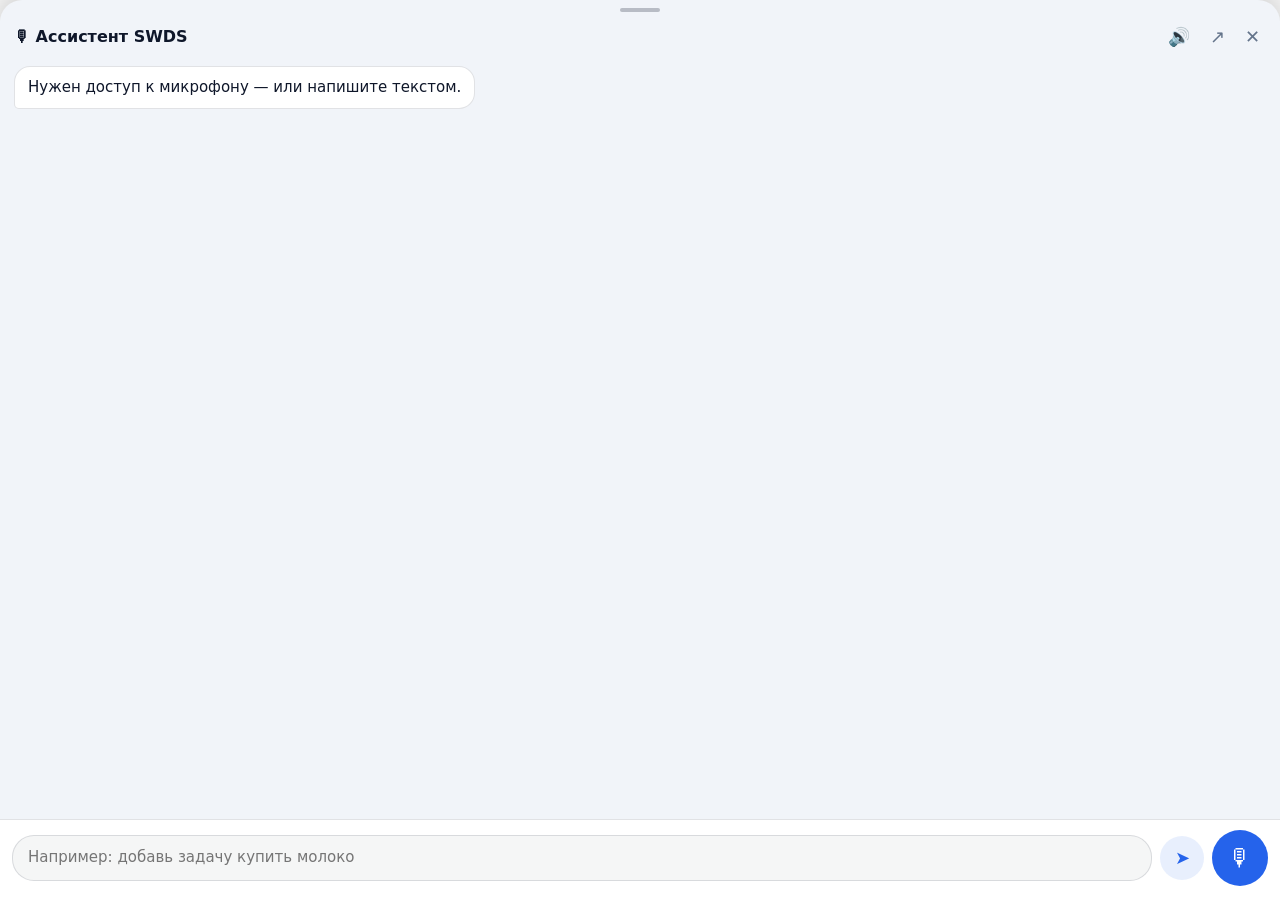
<file: app/src/main/assets/assist.html>
<!doctype html>
<html lang="ru"><head><meta charset="utf-8"><meta name="viewport" content="width=device-width, initial-scale=1">
<title>Ассистент</title><link rel="stylesheet" href="app.css"><script src="app.js"></script>
<style>
html, body { background: transparent; height: 100%; }
body { padding: 0; display: flex; flex-direction: column; }
.sheet { flex: 1; display: flex; flex-direction: column; background: var(--bg); border-radius: 22px 22px 0 0; overflow: hidden;
  box-shadow: 0 -10px 40px rgba(0,0,0,.25); }
.grab { width: 40px; height: 4px; border-radius: 9px; background: color-mix(in srgb, var(--text) 25%, transparent); margin: 8px auto 2px; }
.head { display: flex; align-items: center; gap: 8px; padding: 6px 14px 4px; }
.head b { font-size: 16px; } .head .sp { flex: 1; }
.head button { border: none; background: none; font-size: 18px; color: var(--muted); padding: 6px; }
.chat { flex: 1; overflow-y: auto; padding: 8px 14px; display: flex; flex-direction: column; gap: 8px; }
.msg { max-width: 86%; padding: 10px 13px; border-radius: 16px; line-height: 1.4; white-space: pre-wrap; word-break: break-word; font-size: 15px; }
.me { align-self: flex-end; background: var(--accent); color: #fff; border-bottom-right-radius: 5px; }
.bot { align-self: flex-start; background: var(--surface); border: 1px solid var(--line); border-bottom-left-radius: 5px; }
.bot .acts { display: flex; gap: 6px; flex-wrap: wrap; margin-top: 8px; }
.hint { color: var(--muted); font-size: 13.5px; text-align: center; padding: 18px 10px; }
.sugg { display: flex; gap: 6px; flex-wrap: wrap; justify-content: center; }
.sugg .chip { font-size: 13px; padding: 7px 10px; }
.bar { display: flex; align-items: center; gap: 8px; padding: 10px 12px 14px; border-top: 1px solid var(--line); background: var(--surface); }
.bar input { flex: 1; border-radius: 22px; padding: 11px 15px; }
.mic { width: 56px; height: 56px; border-radius: 50%; border: none; background: var(--accent); color: #fff; font-size: 24px; flex: none;
  position: relative; transition: transform .1s; }
.mic.on { background: #ef4444; }
.mic .ring { position: absolute; inset: -6px; border-radius: 50%; border: 3px solid color-mix(in srgb, #ef4444 45%, transparent); transform: scale(1); opacity: 0; }
.mic.on .ring { opacity: 1; }
.send { width: 44px; height: 44px; border-radius: 50%; border: none; background: var(--soft); color: var(--accent); font-size: 18px; flex: none; }
.partial { color: var(--muted); font-style: italic; }
.dots::after { content: "…"; animation: d 1s steps(3) infinite; }
@keyframes d { 0% { content: "."; } 33% { content: ".."; } 66% { content: "…"; } }
</style></head>
<body>
<div class="sheet">
  <div class="grab"></div>
  <div class="head"><b>🎙 Ассистент SWDS</b><span class="sp"></span>
    <button id="voice" title="Озвучивать ответы">🔊</button><button id="open" title="Открыть приложение">↗</button>
    <button id="close" title="Закрыть">✕</button></div>
  <div class="chat" id="chat">
    <div class="hint" id="hint">Скажите или напишите, что сделать.<br><br>
      <div class="sugg" id="sugg"></div></div>
  </div>
  <div class="bar">
    <input type="text" id="text" placeholder="Например: добавь задачу купить молоко" enterkeyhint="send">
    <button class="send" id="send">➤</button>
    <button class="mic" id="mic"><span class="ring" id="ring"></span>🎙</button>
  </div>
</div>
<script>
const st = P.state();
let listening = false, speakOn = st.assist_speak !== false;
const SUGG = ["Что у меня сегодня?", "Добавь задачу купить хлеб", "Сколько потратил за неделю?", "Как я спал?", "Поставь музыку на паузу"];
$("sugg").innerHTML = SUGG.map(s => `<div class="chip">${esc(s)}</div>`).join("");
document.querySelectorAll("#sugg .chip").forEach(c => c.onclick = () => ask(c.textContent));
function voiceBtn() { $("voice").textContent = speakOn ? "🔊" : "🔇"; }
voiceBtn();

function add(cls, html) {
  $("hint") && $("hint").remove();
  const d = document.createElement("div"); d.className = "msg " + cls; d.innerHTML = html;
  $("chat").appendChild(d); $("chat").scrollTop = 1e9; return d;
}
let partialEl = null;
P.on("partial", d => { if (!partialEl) partialEl = add("me partial", ""); partialEl.textContent = d.text; });
P.on("level", d => { $("ring").style.transform = `scale(${1 + d.level * 0.35})`; });
P.on("state", d => { if (d.state === "thinking" && partialEl) partialEl.classList.add("dots"); });
P.on("spoken", () => { if (st.assist_auto_listen && autoAgain) { autoAgain = false; } });
let autoAgain = false;

function setMic(on) { listening = on; $("mic").classList.toggle("on", on); if (!on) $("ring").style.transform = ""; }
async function listen() {
  if (listening) { P.call("stop_listen"); return; }
  if (!st.extra.mic) {
    const r = await P.call("permission", { what: "microphone" });
    if (!r.granted) { add("bot", "Нужен доступ к микрофону — или напишите текстом."); return; }
    st.extra.mic = true;
  }
  P.call("stop_speak");
  setMic(true);
  const r = await P.call("listen");
  setMic(false);
  const pe = partialEl; partialEl = null;
  if (!r.ok) { if (pe) pe.remove(); add("bot", esc(r.error)); return; }
  if (pe) { pe.className = "msg me"; pe.textContent = r.text; } else add("me", esc(r.text));
  if (r.result) show(r.result);           // распознавал сервер — ответ уже готов
  else ask(r.text, true);
}
async function ask(text, already) {
  text = (text || "").trim(); if (!text) return;
  if (!already) add("me", esc(text));
  const wait = add("bot", '<span class="dots">Думаю</span>');
  const r = await P.call("ask", { text });
  wait.remove();
  if (!r.ok && !r.text) { add("bot", "⚠ " + esc(r.error || "Нет связи с SWDS")); return; }
  show(r);
}
function show(r) {
  const el = add("bot", esc(r.text || r.speech || "Готово"));
  if (r.navigate) {
    const a = document.createElement("div"); a.className = "acts";
    a.innerHTML = `<button class="btn sm">↗ Открыть</button>`;
    a.firstChild.onclick = () => P.call("open_main", { path: r.navigate });
    el.appendChild(a);
  }
  if (speakOn) P.call("speak", { text: r.speech || r.text || "", audio: (r.audio && r.audio.url) || "" });
}
$("mic").onclick = listen;
$("send").onclick = () => { const t = $("text").value; $("text").value = ""; ask(t); };
$("text").addEventListener("keydown", e => { if (e.key === "Enter") $("send").click(); });
$("close").onclick = () => P.call("close");
$("open").onclick = () => P.call("open_main", { path: "/ui/assistant" });
$("voice").onclick = async () => { speakOn = !speakOn; voiceBtn(); if (!speakOn) P.call("stop_speak"); await P.call("save", { speak: speakOn }); };
if (st.assist_auto_listen !== false) setTimeout(listen, 250);
P.on("again", () => { if (!listening) listen(); });
</script>
</body></html>
</file>
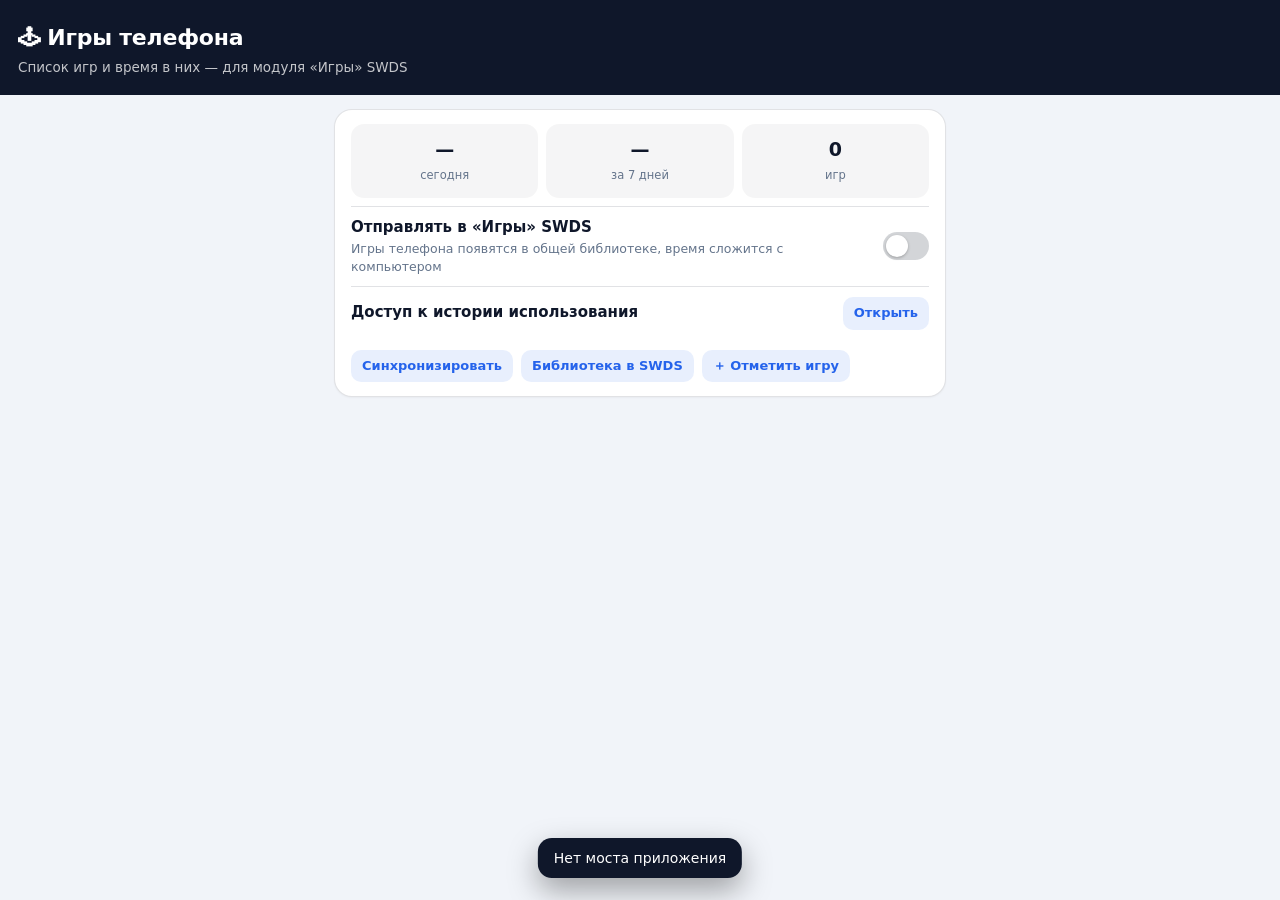
<file: app/src/main/assets/games.html>
<!doctype html>
<html lang="ru"><head><meta charset="utf-8"><meta name="viewport" content="width=device-width, initial-scale=1, viewport-fit=cover">
<title>Игры телефона</title><link rel="stylesheet" href="app.css"><script src="app.js"></script>
<style>
body { padding-bottom: calc(36px + env(safe-area-inset-bottom)); }
.top { padding-top: calc(22px + env(safe-area-inset-top)); }
.kpi { display: grid; grid-template-columns: repeat(3, 1fr); gap: 8px; }
.kpi div { background: color-mix(in srgb, var(--text) 4%, transparent); border-radius: 13px; padding: 12px 6px; text-align: center; }
.kpi b { display: block; font-size: 19px; } .kpi span { font-size: 11.5px; color: var(--muted); }
.g { display: flex; align-items: center; gap: 12px; padding: 10px 12px; background: var(--surface); border: 1px solid var(--line); border-radius: 16px; margin-bottom: 8px; }
.g img, .g .ph { width: 48px; height: 48px; border-radius: 13px; flex: none; object-fit: cover; }
.g .ph { background: var(--soft); display: grid; place-items: center; font-size: 22px; }
.g .t { flex: 1; min-width: 0; } .g .t b { display: block; overflow: hidden; text-overflow: ellipsis; white-space: nowrap; }
.g .t small { display: block; color: var(--muted); font-size: 12.5px; }
.g .bar { height: 4px; border-radius: 9px; background: var(--line); margin-top: 6px; overflow: hidden; } .g .bar i { display: block; height: 100%; background: var(--accent); }
.g .play { width: 42px; height: 42px; border-radius: 13px; border: 0; background: var(--accent); color: #fff; font-size: 16px; flex: none; }
.g .x { width: 34px; height: 42px; border: 0; background: none; color: var(--muted); font-size: 18px; flex: none; }
.g.run { border-color: var(--accent); box-shadow: 0 0 0 3px var(--soft); }
.empty { text-align: center; color: var(--muted); padding: 30px 16px; } .empty div { font-size: 42px; }
.app { display: flex; align-items: center; gap: 10px; padding: 11px 2px; border-top: 1px solid var(--line); } .app:first-child { border: 0; } .app b { flex: 1; font-weight: 500; min-width: 0; overflow: hidden; text-overflow: ellipsis; white-space: nowrap; }
.sec { margin: 18px 4px 8px; font-size: 12px; font-weight: 700; letter-spacing: .07em; text-transform: uppercase; color: var(--muted); }
</style></head>
<body>
<div class="top"><h1>🕹 Игры телефона</h1><p id="sub">Список игр и время в них — для модуля «Игры» SWDS</p></div>
<div class="wrap" id="v-main">
  <div class="card">
    <div class="kpi"><div><b id="k-t">—</b><span>сегодня</span></div><div><b id="k-w">—</b><span>за 7 дней</span></div><div><b id="k-n">0</b><span>игр</span></div></div>
    <div class="row" style="margin-top:8px"><div class="t"><b>Отправлять в «Игры» SWDS</b><small id="st">Игры телефона появятся в общей библиотеке, время сложится с компьютером</small></div>
      <label class="sw"><input type="checkbox" id="on"><span></span></label></div>
    <div class="row" id="acc-row"><div class="t"><b>Доступ к истории использования</b><small id="acc-st"></small></div><button class="btn sm" id="acc">Открыть</button></div>
    <div class="btns"><button class="btn sm" id="sync">Синхронизировать</button><button class="btn sm" id="web">Библиотека в SWDS</button><button class="btn sm" id="add">＋ Отметить игру</button></div>
  </div>
  <div id="list"></div>
</div>
<div class="wrap hide" id="v-add">
  <div class="card"><h2>Какое приложение — игра?</h2><p class="muted" style="margin:0 0 10px">Android знает не про все игры. Отметьте недостающие — они появятся в списке и начнут считаться.</p>
    <input type="text" id="aq" placeholder="Найти приложение…"><div id="apps" style="margin-top:8px"></div>
    <div class="btns"><button class="btn full" id="add-back">Готово</button></div></div>
</div>
<script>
let D = { games: [] }, APPS = [];
const dur = s => !s ? "—" : s < 60 ? "<1 мин" : s < 3600 ? Math.round(s / 60) + " мин" : Math.floor(s / 3600) + " ч " + Math.round(s % 3600 / 60) + " мин";
const ago = ts => { if (!ts) return "давно не запускалась"; const d = Date.now() / 1000 - ts; return d < 3600 ? "играл только что" : d < 86400 ? "сегодня" : d < 172800 ? "вчера" : Math.floor(d / 86400) + " дн. назад"; };
async function load() {
  const r = await P.call("games"); if (!r.ok) return toast(r.error || "Ошибка");
  D = r; render();
}
function render() {
  const gs = D.games || [], t = gs.reduce((s, g) => s + g.today, 0), w = gs.reduce((s, g) => s + g.week, 0), max = Math.max(1, ...gs.map(g => g.week));
  const short = x => dur(x).replace(" ч ", "ч ").replace(" мин", "м");
  $("k-t").textContent = D.usage_access ? short(t) : "—"; $("k-w").textContent = D.usage_access ? short(w) : "—"; $("k-n").textContent = gs.length;
  $("on").checked = !!D.enabled;
  $("st").textContent = D.enabled ? (D.last_result || "Первая отправка — в течение 15 минут") : "Игры телефона появятся в общей библиотеке, время сложится с компьютером";
  $("acc-st").innerHTML = D.usage_access ? '<span class="pill ok">разрешён</span> — время в играх считается' : '<span class="pill warn">нет доступа</span> Без него виден только список игр, без времени. В открывшемся списке найдите SWDS и включите.';
  $("acc").classList.toggle("hide", !!D.usage_access);
  $("sync").disabled = !D.paired;
  $("list").innerHTML = gs.length ? '<div class="sec">Установленные игры</div>' + gs.map(g => `<div class="g ${g.running ? "run" : ""}" data-p="${esc(g.pkg)}">
    ${g.icon ? `<img src="data:image/png;base64,${g.icon}" alt="">` : '<div class="ph">🎮</div>'}
    <div class="t"><b>${esc(g.label)}</b><small>${g.running ? "▶ запущена сейчас · " : ""}${D.usage_access ? (g.week ? (g.today ? "сегодня " + dur(g.today) + " · " : "") + "неделя " + dur(g.week) : ago(g.last)) : human(g.size)}</small>
      ${g.week ? `<div class="bar"><i style="width:${Math.max(3, g.week / max * 100)}%"></i></div>` : ""}</div>
    <button class="x" data-a="hide" title="Это не игра">✕</button><button class="play" data-a="play">▶</button></div>`).join("")
    : `<div class="empty"><div>🎮</div><p>Игр не нашлось. Если они есть — отметьте их кнопкой «＋ Отметить игру».</p></div>`;
}
$("list").onclick = async e => {
  const el = e.target.closest(".g"), a = e.target.closest("[data-a]"); if (!el || !a) return;
  const g = D.games.find(x => x.pkg === el.dataset.p);
  if (a.dataset.a === "play") { const r = await P.call("games_launch", { pkg: g.pkg }); if (!r.ok) toast(r.error); return; }
  if (confirm(`Убрать «${g.label}» из игр? Вернуть можно через «＋ Отметить игру».`)) { await P.call("games_mark", { pkg: g.pkg, game: false }); load(); }
};
$("on").onchange = async () => { await P.call("games_enable", { on: $("on").checked }); if ($("on").checked && !D.usage_access) toast("Включите доступ к истории использования — иначе время не считается"); setTimeout(load, 1500); load(); };
$("acc").onclick = () => P.call("usage_access");
$("sync").onclick = async () => { $("sync").disabled = true; $("sync").textContent = "Отправляю…"; const r = await P.call("games_sync"); $("sync").textContent = "Синхронизировать";
  toast(r.ok ? `Игр: ${r.games}, новых сеансов: ${r.sessions_added}` : (r.error || "Нет связи с SWDS")); load(); };
$("web").onclick = () => P.call("open_main", { path: "/modules/games/window" });
function drawApps() { const q = $("aq").value.trim().toLowerCase();
  $("apps").innerHTML = APPS.filter(a => !q || a.label.toLowerCase().includes(q)).slice(0, 80).map(a => `<div class="app"><b>${esc(a.label)}</b>${a.hidden ? '<span class="pill">скрыта</span>' : ""}<button class="btn sm" data-p="${esc(a.pkg)}">Это игра</button></div>`).join("") || '<p class="muted">Ничего не найдено</p>'; }
$("add").onclick = async () => { $("v-main").classList.add("hide"); $("v-add").classList.remove("hide"); window.scrollTo(0, 0); $("apps").innerHTML = '<p class="muted">Загрузка…</p>'; const r = await P.call("games_apps"); APPS = r.apps || []; drawApps(); };
$("aq").oninput = drawApps;
$("apps").onclick = async e => { const b = e.target.closest("[data-p]"); if (!b) return; await P.call("games_mark", { pkg: b.dataset.p, game: true }); APPS = APPS.filter(a => a.pkg !== b.dataset.p); drawApps(); toast("Добавлено в игры"); };
$("add-back").onclick = () => { $("v-add").classList.add("hide"); $("v-main").classList.remove("hide"); load(); };
window.addEventListener("focus", load);
load();
</script>
</body></html>
</file>
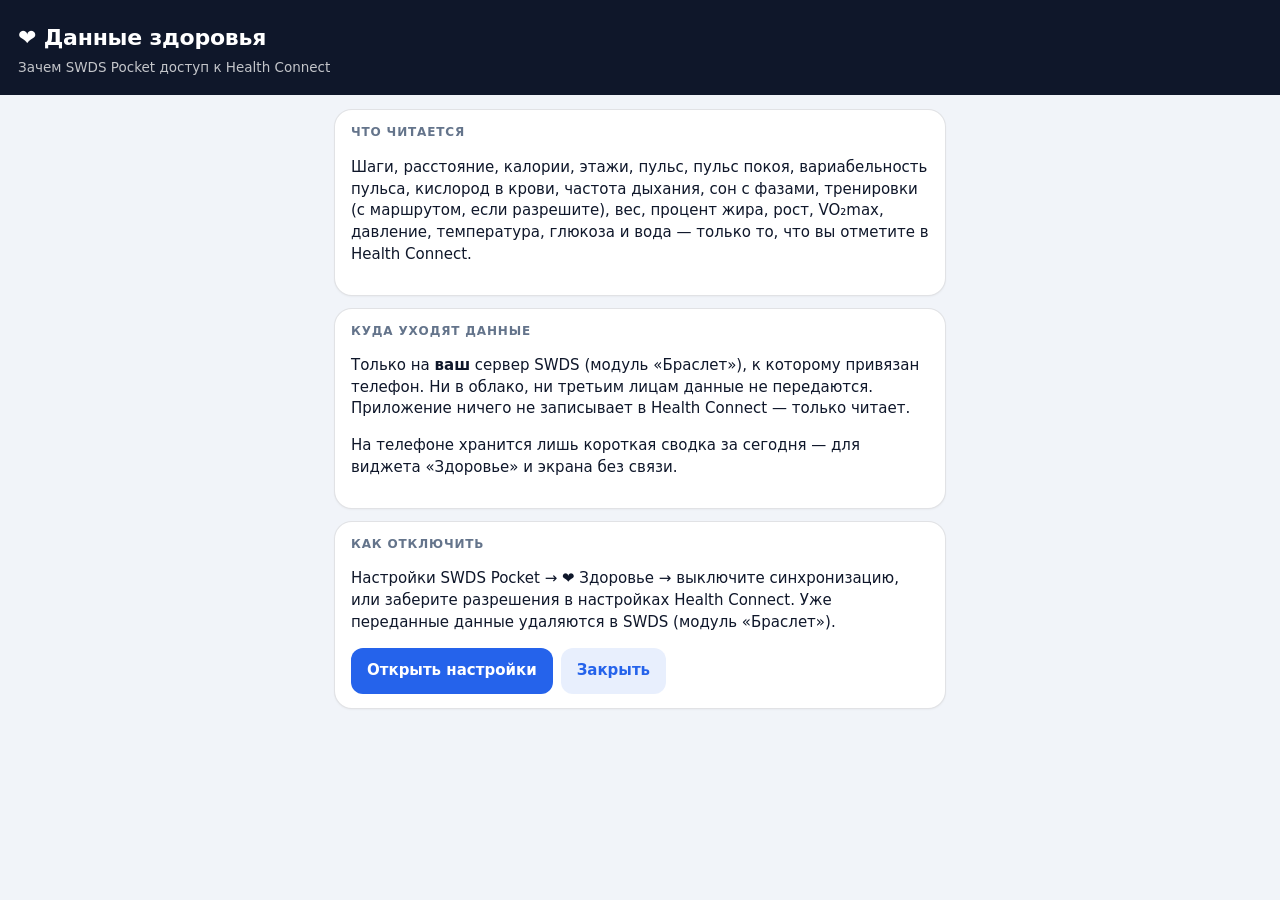
<file: app/src/main/assets/health_privacy.html>
<!doctype html>
<html lang="ru"><head><meta charset="utf-8"><meta name="viewport" content="width=device-width, initial-scale=1">
<title>Данные здоровья</title><link rel="stylesheet" href="app.css"><script src="app.js"></script></head>
<body>
<div class="top"><h1>❤️ Данные здоровья</h1><p>Зачем SWDS Pocket доступ к Health Connect</p></div>
<div class="wrap">
  <div class="card">
    <h2>Что читается</h2>
    <p>Шаги, расстояние, калории, этажи, пульс, пульс покоя, вариабельность пульса, кислород в крови, частота дыхания,
      сон с фазами, тренировки (с маршрутом, если разрешите), вес, процент жира, рост, VO₂max, давление, температура,
      глюкоза и вода — только то, что вы отметите в Health Connect.</p>
  </div>
  <div class="card">
    <h2>Куда уходят данные</h2>
    <p>Только на <b>ваш</b> сервер SWDS (модуль «Браслет»), к которому привязан телефон. Ни в облако, ни третьим лицам
      данные не передаются. Приложение ничего не записывает в Health Connect — только читает.</p>
    <p>На телефоне хранится лишь короткая сводка за сегодня — для виджета «Здоровье» и экрана без связи.</p>
  </div>
  <div class="card">
    <h2>Как отключить</h2>
    <p>Настройки SWDS Pocket → ❤️ Здоровье → выключите синхронизацию, или заберите разрешения в настройках Health Connect.
      Уже переданные данные удаляются в SWDS (модуль «Браслет»).</p>
    <div class="btns"><button class="btn pri" onclick="P.call('open_settings')">Открыть настройки</button>
      <button class="btn" onclick="P.call('close')">Закрыть</button></div>
  </div>
</div>
</body></html>
</file>
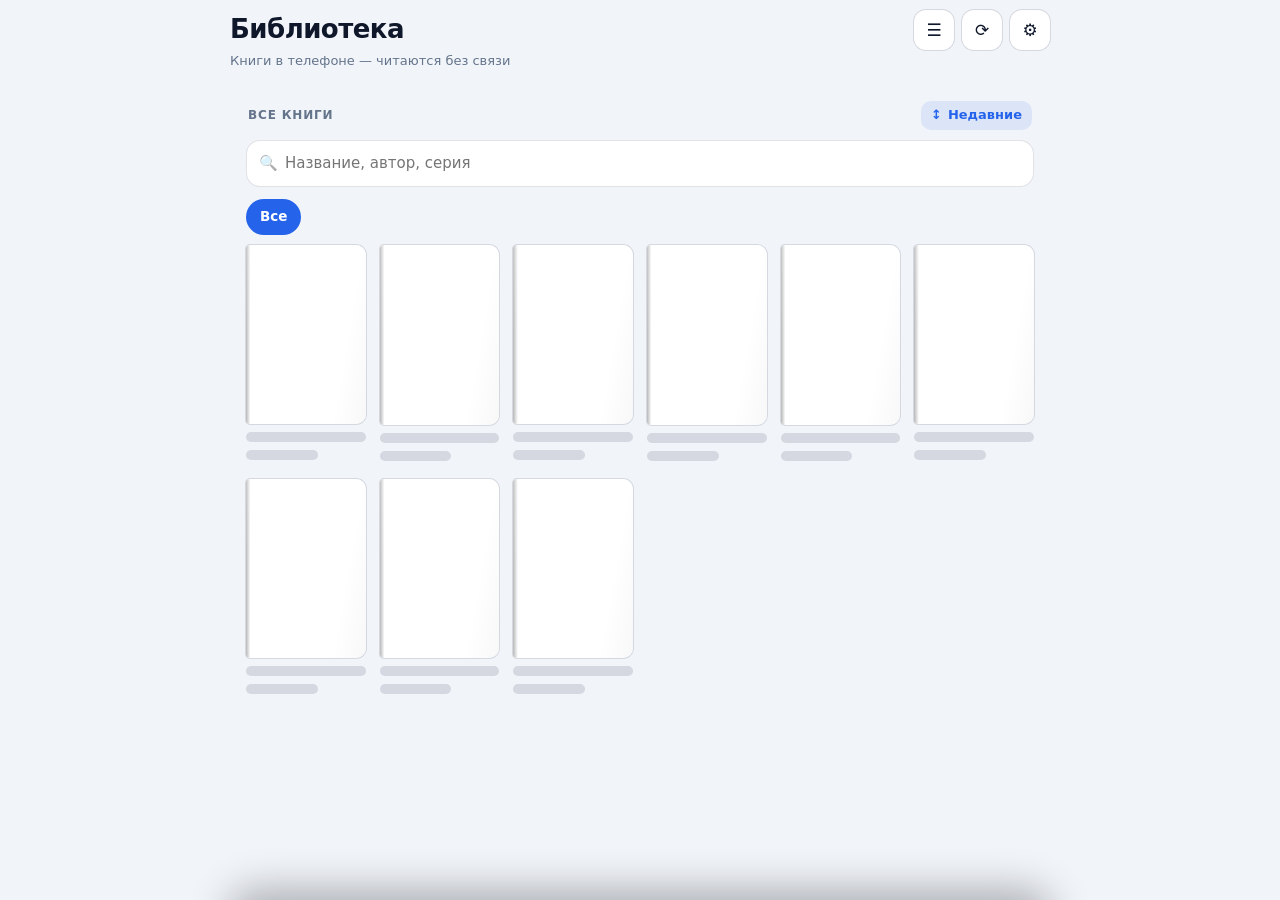
<file: app/src/main/assets/library.html>
<!doctype html>
<html lang="ru"><head><meta charset="utf-8"><meta name="viewport" content="width=device-width, initial-scale=1, viewport-fit=cover">
<title>Библиотека</title><link rel="stylesheet" href="app.css">
<style>
:root { --r: 18px; --ease: cubic-bezier(.2, .8, .2, 1); --shadow: 0 1px 2px rgba(0,0,0,.08), 0 10px 26px -14px rgba(0,0,0,.45); }
html { scroll-behavior: smooth; }
body { padding: 0 0 calc(40px + env(safe-area-inset-bottom)); overscroll-behavior-y: contain; }
button { font: inherit; color: inherit; }
.wrap { padding: 0 16px; max-width: 820px; margin: 0 auto; }

/* шапка */
.hd { position: sticky; top: 0; z-index: 10; background: color-mix(in srgb, var(--bg) 88%, transparent); backdrop-filter: blur(14px); -webkit-backdrop-filter: blur(14px);
  padding: calc(10px + env(safe-area-inset-top)) 16px 10px; transition: box-shadow .25s; }
.hd.sc { box-shadow: 0 1px 0 var(--line); }
.hd-row { display: flex; align-items: center; gap: 8px; max-width: 820px; margin: 0 auto; }
.hd h1 { margin: 0; font-size: 26px; font-weight: 800; letter-spacing: -.02em; flex: 1; transition: font-size .25s var(--ease); }
.hd.sc h1 { font-size: 19px; }
.ib { width: 40px; height: 40px; border-radius: 12px; border: 0; background: var(--surface); box-shadow: 0 0 0 1px var(--line); display: grid; place-items: center; font-size: 17px; cursor: pointer; transition: transform .15s; }
.ib:active { transform: scale(.92); }
.ib.spin span { display: inline-block; animation: spin 1s linear infinite; }
@keyframes spin { to { transform: rotate(360deg); } }
.sub { font-size: 13px; color: var(--muted); max-width: 820px; margin: 2px auto 0; display: flex; gap: 8px; align-items: center; min-height: 18px; }
.dl { max-width: 820px; margin: 8px auto 0; display: none; align-items: center; gap: 10px; font-size: 12.5px; color: var(--muted); }
.dl.on { display: flex; animation: fadeIn .3s var(--ease); }
.dl .pb { flex: 1; height: 4px; border-radius: 4px; background: var(--line); overflow: hidden; }
.dl .pb i { display: block; height: 100%; background: var(--accent); width: 0; transition: width .5s var(--ease); }
.dl .pb.ind i { width: 35%; animation: indet 1.2s ease-in-out infinite; }
@keyframes indet { from { transform: translateX(-100%); } to { transform: translateX(290%); } }

/* поиск и фильтры */
.tools { display: flex; gap: 8px; margin: 6px 0 10px; }
.sbox { flex: 1; position: relative; }
.sbox input { padding-left: 38px; padding-right: 36px; border-radius: 14px; background: var(--surface); }
.sbox .si { position: absolute; left: 13px; top: 50%; transform: translateY(-50%); opacity: .5; pointer-events: none; }
.sbox .sx { position: absolute; right: 6px; top: 50%; transform: translateY(-50%); border: 0; background: none; width: 30px; height: 30px; border-radius: 50%; opacity: .55; display: none; }
.sbox.has .sx { display: block; }
.chips { display: flex; gap: 6px; overflow-x: auto; scrollbar-width: none; padding: 2px 0 10px; margin: 0 -16px; padding-left: 16px; padding-right: 16px; flex-wrap: nowrap; }
.chips::-webkit-scrollbar { display: none; }
.chips button { flex: none; padding: 8px 14px; border-radius: 99px; border: 0; box-shadow: 0 0 0 1px var(--line); background: var(--surface); font-size: 13.5px; font-weight: 600;
  transition: background .2s, color .2s, transform .15s; }
.chips button:active { transform: scale(.95); }
.chips button.on { background: var(--accent); color: #fff; box-shadow: none; }
.chips button small { opacity: .7; font-weight: 500; margin-left: 3px; }

/* продолжить чтение */
.h { font-size: 12px; font-weight: 800; text-transform: uppercase; letter-spacing: .07em; color: var(--muted); margin: 18px 2px 10px; display: flex; align-items: center; }
.h .sp { flex: 1; }
.hero { position: relative; display: flex; gap: 16px; padding: 16px; border-radius: 22px; overflow: hidden; color: #fff; cursor: pointer; box-shadow: var(--shadow);
  background: linear-gradient(135deg, color-mix(in srgb, var(--accent) 85%, #000), color-mix(in srgb, var(--accent) 45%, #0b1020)); transition: transform .2s var(--ease); }
.hero:active { transform: scale(.985); }
.hero .bg { position: absolute; inset: -20px; background-size: cover; background-position: center; filter: blur(28px) saturate(1.3); opacity: .45; }
.hero > * { position: relative; }
.hero .cv { width: 92px; flex: none; }
.hero .bd { flex: 1; min-width: 0; display: flex; flex-direction: column; }
.hero .k { font-size: 11.5px; font-weight: 700; letter-spacing: .06em; text-transform: uppercase; opacity: .8; }
.hero b { font-size: 18px; line-height: 1.2; margin-top: 4px; display: -webkit-box; -webkit-line-clamp: 3; -webkit-box-orient: vertical; overflow: hidden; }
.hero small { opacity: .85; font-size: 13px; margin-top: 3px; white-space: nowrap; overflow: hidden; text-overflow: ellipsis; }
.hero .go { margin-top: auto; display: flex; align-items: center; gap: 10px; padding-top: 12px; }
.hero .go .pb { flex: 1; height: 6px; border-radius: 6px; background: rgba(255,255,255,.25); overflow: hidden; }
.hero .go .pb i { display: block; height: 100%; background: #fff; border-radius: 6px; }
.hero .go span { font-weight: 800; font-size: 13px; }
.cont { display: grid; grid-auto-flow: column; grid-auto-columns: 74%; gap: 10px; overflow-x: auto; scroll-snap-type: x mandatory; padding: 10px 16px 4px; margin: 0 -16px;
  scrollbar-width: none; scroll-padding: 16px; }
.cont::-webkit-scrollbar { display: none; }
.cc { display: flex; gap: 12px; background: var(--surface); border-radius: var(--r); padding: 10px; scroll-snap-align: start; box-shadow: 0 0 0 1px var(--line); cursor: pointer; transition: transform .2s var(--ease); }
.cc:active { transform: scale(.97); }
.cc .cv { width: 50px; flex: none; }
.cc .bd { flex: 1; min-width: 0; display: flex; flex-direction: column; gap: 2px; }
.cc b { font-size: 14px; line-height: 1.25; display: -webkit-box; -webkit-line-clamp: 2; -webkit-box-orient: vertical; overflow: hidden; }
.cc small { color: var(--muted); font-size: 12px; }
.mini { height: 4px; border-radius: 4px; background: var(--line); overflow: hidden; margin-top: auto; } .mini i { display: block; height: 100%; background: var(--accent); }

/* сетка и список */
.grid { display: grid; grid-template-columns: repeat(auto-fill, minmax(104px, 1fr)); gap: 18px 14px; }
.bk { min-width: 0; cursor: pointer; -webkit-user-select: none; user-select: none; animation: rise .45s var(--ease) both; animation-delay: calc(var(--i, 0) * 28ms); }
.bk .cv { transition: transform .2s var(--ease), box-shadow .2s; }
.bk:active .cv { transform: scale(.95); }
.bk .t { font-size: 12.8px; font-weight: 700; line-height: 1.25; margin-top: 8px; display: -webkit-box; -webkit-line-clamp: 2; -webkit-box-orient: vertical; overflow: hidden; }
.bk .a { font-size: 11.5px; color: var(--muted); white-space: nowrap; overflow: hidden; text-overflow: ellipsis; margin-top: 1px; }
@keyframes rise { from { opacity: 0; transform: translateY(10px) scale(.98); } }
@keyframes fadeIn { from { opacity: 0; } }
.list { display: flex; flex-direction: column; gap: 2px; }
.li { display: flex; gap: 12px; align-items: center; padding: 8px; border-radius: 14px; cursor: pointer; animation: rise .4s var(--ease) both; animation-delay: calc(var(--i, 0) * 20ms); transition: background .15s; }
.li:active { background: var(--surface); }
.li .cv { width: 46px; flex: none; }
.li .bd { flex: 1; min-width: 0; }
.li b { display: block; font-size: 14.5px; white-space: nowrap; overflow: hidden; text-overflow: ellipsis; }
.li small { display: block; color: var(--muted); font-size: 12.5px; white-space: nowrap; overflow: hidden; text-overflow: ellipsis; }
.li .mini { margin-top: 6px; }
.li .mo { border: 0; background: none; width: 36px; height: 36px; border-radius: 50%; font-size: 18px; color: var(--muted); }

/* обложка */
.cv { position: relative; aspect-ratio: 2/3; border-radius: 4px 10px 10px 4px; overflow: hidden; box-shadow: 0 1px 2px rgba(0,0,0,.18), 0 10px 20px -10px rgba(0,0,0,.55); background: #334155; }
.cv img { position: absolute; inset: 0; width: 100%; height: 100%; object-fit: cover; display: block; opacity: 0; transition: opacity .4s; }
.cv img.ld { opacity: 1; }
.cv::before { content: ""; position: absolute; left: 0; top: 0; bottom: 0; width: 7%; z-index: 2; background: linear-gradient(90deg, rgba(0,0,0,.28), rgba(255,255,255,.14) 55%, transparent); }
.cv::after { content: ""; position: absolute; inset: 0; z-index: 2; background: linear-gradient(160deg, rgba(255,255,255,.14), transparent 40%); pointer-events: none; }
.cv .gen { position: absolute; inset: 0; padding: 18% 10% 10% 14%; color: #fff; display: flex; flex-direction: column; }
.cv .gen .gt { font: 700 12px/1.15 Georgia, serif; display: -webkit-box; -webkit-line-clamp: 5; -webkit-box-orient: vertical; overflow: hidden; text-shadow: 0 1px 2px rgba(0,0,0,.3); }
.cv .gen .ga { margin-top: auto; font-size: 9.5px; opacity: .85; }
.cv .gen .gi { font-size: 22px; margin-bottom: 6px; opacity: .9; }
.cv .fmt { position: absolute; z-index: 3; right: 5px; top: 5px; font: 800 8.5px/1 sans-serif; padding: 3px 5px; border-radius: 5px; background: rgba(0,0,0,.55); color: #fff; letter-spacing: .03em; }
.cv .pr { position: absolute; z-index: 3; left: 0; right: 0; bottom: 0; height: 4px; background: rgba(0,0,0,.35); } .cv .pr i { display: block; height: 100%; background: var(--accent); }
.cv .badge { position: absolute; z-index: 4; left: 8px; top: 5px; min-width: 22px; height: 22px; border-radius: 11px; display: grid; place-items: center; font-size: 11px; color: #fff;
  background: rgba(15,23,42,.72); backdrop-filter: blur(6px); padding: 0 6px; }
.cv .badge.done { background: #16a34a; }
.cv.off img, .cv.off .gen { filter: grayscale(.55) brightness(.8); }
.cv .busy { position: absolute; inset: 0; z-index: 5; background: rgba(0,0,0,.45); display: grid; place-items: center; animation: fadeIn .25s; }
.cv .busy i { width: 26px; height: 26px; border-radius: 50%; border: 3px solid rgba(255,255,255,.3); border-top-color: #fff; animation: spin .8s linear infinite; }
.cv.mini-cv .fmt, .cv.mini-cv .badge, .cv.mini-cv .gt, .cv.mini-cv .ga { display: none; }
.cv.mini-cv .gen { padding: 0; align-items: center; justify-content: center; } .cv.mini-cv .gen .gi { margin: 0; font-size: 18px; }

/* скелет */
.sk .cv { background: linear-gradient(100deg, var(--surface) 30%, color-mix(in srgb, var(--text) 7%, var(--surface)) 50%, var(--surface) 70%); background-size: 300% 100%; animation: shimmer 1.3s infinite; box-shadow: 0 0 0 1px var(--line); }
.sk .t, .sk .a { height: 10px; border-radius: 5px; background: var(--line); margin-top: 8px; } .sk .a { width: 60%; }
@keyframes shimmer { from { background-position: 100% 0; } to { background-position: -100% 0; } }

.empty { text-align: center; padding: 50px 22px; color: var(--muted); animation: fadeIn .4s; }
.empty .ic { font-size: 54px; } .empty b { display: block; color: var(--text); font-size: 18px; margin: 10px 0 6px; } .empty p { margin: 0 0 16px; line-height: 1.5; }

/* листы */
.dim { position: fixed; inset: 0; z-index: 19; background: rgba(0,0,0,.42); opacity: 0; pointer-events: none; transition: opacity .25s; }
.dim.on { opacity: 1; pointer-events: auto; }
.sheet { position: fixed; left: 0; right: 0; bottom: 0; z-index: 20; background: var(--surface); border-radius: 24px 24px 0 0; max-height: 88vh; overflow-y: auto;
  padding: 8px 18px calc(22px + env(safe-area-inset-bottom)); box-shadow: 0 -12px 40px rgba(0,0,0,.3); transform: translateY(105%); transition: transform .32s var(--ease);
  max-width: 820px; margin: 0 auto; overscroll-behavior: contain; }
.sheet.on { transform: none; }
.sheet.drag { transition: none; }
.grab { width: 40px; height: 5px; border-radius: 3px; background: var(--line); margin: 4px auto 12px; }
.sheet h3 { margin: 0 0 6px; font-size: 18px; }
.row { display: flex; align-items: center; gap: 12px; padding: 12px 0; border-top: 1px solid var(--line); font-size: 15px; }
.row:first-of-type { border-top: 0; }
.row .t { flex: 1; min-width: 0; } .row .t small { display: block; color: var(--muted); font-size: 12.5px; margin-top: 2px; }
.seg { display: flex; background: color-mix(in srgb, var(--text) 6%, var(--surface)); border-radius: 12px; padding: 3px; gap: 2px; }
.seg button { flex: 1; border: 0; background: none; padding: 8px 10px; border-radius: 9px; font-size: 13px; font-weight: 600; color: var(--muted); transition: background .2s, color .2s; }
.seg button.on { background: var(--surface); color: var(--text); box-shadow: 0 1px 3px rgba(0,0,0,.12); }

/* карточка книги */
.det { display: flex; gap: 16px; padding: 4px 0 14px; }
.det .cv { width: 104px; flex: none; }
.det .info { flex: 1; min-width: 0; }
.det h3 { font-size: 19px; line-height: 1.22; }
.det .au { color: var(--muted); font-size: 14px; }
.tags { display: flex; flex-wrap: wrap; gap: 6px; margin-top: 10px; }
.tag { font-size: 11.5px; font-weight: 700; padding: 4px 8px; border-radius: 8px; background: color-mix(in srgb, var(--text) 7%, transparent); color: var(--muted); }
.tag.a { background: var(--soft); color: var(--accent); }
.desc { font-size: 14px; line-height: 1.55; color: color-mix(in srgb, var(--text) 85%, var(--muted)); max-height: 7.8em; overflow: hidden; position: relative; transition: max-height .35s var(--ease); }
.desc.open { max-height: 80em; }
.desc:not(.open)::after { content: ""; position: absolute; left: 0; right: 0; bottom: 0; height: 2.4em; background: linear-gradient(transparent, var(--surface)); }
.acts { display: grid; grid-template-columns: 1fr 1fr; gap: 8px; margin-top: 14px; }
.acts .btn { padding: 13px 10px; border-radius: 14px; }
.acts .wide { grid-column: 1 / -1; }
.btn { transition: transform .15s, filter .2s; } .btn:active { transform: scale(.97); }
.prog-row { display: flex; align-items: center; gap: 10px; margin-top: 12px; font-size: 12.5px; color: var(--muted); }
.prog-row .mini { flex: 1; height: 6px; margin: 0; }

.toast { border-radius: 14px; animation: rise .3s var(--ease); bottom: calc(22px + env(safe-area-inset-bottom)); }
.ptr { height: 0; overflow: hidden; display: grid; place-items: center; color: var(--muted); font-size: 13px; transition: height .2s; }
@media (prefers-reduced-motion: reduce) { *, *::before, *::after { animation: none !important; transition: none !important; } }
</style></head>
<body>
<header class="hd" id="hd">
  <div class="hd-row"><h1>Библиотека</h1>
    <button class="ib" id="viewb" title="Вид"><span>▦</span></button>
    <button class="ib" id="syncb" title="Синхронизировать"><span>⟳</span></button>
    <button class="ib" id="setb" title="Настройки"><span>⚙</span></button></div>
  <div class="sub" id="sub">Книги в телефоне — читаются без связи</div>
  <div class="dl" id="dl"><span id="dlt"></span><span class="pb" id="dlpb"><i id="dlb"></i></span></div>
</header>
<div class="ptr" id="ptr">↓ Потяните, чтобы обновить</div>
<main class="wrap">
  <section id="contw" style="display:none">
    <div class="h">Продолжить чтение</div>
    <div id="hero"></div>
    <div class="cont" id="cont"></div>
  </section>
  <div class="h" style="margin-top:20px"><span>Все книги</span><span class="sp"></span><button class="btn sm" id="sortb" style="padding:5px 10px">↕ <span id="sortl">Недавние</span></button></div>
  <div class="tools"><label class="sbox" id="sbox"><span class="si">🔍</span><input type="text" id="q" placeholder="Название, автор, серия" autocomplete="off"><button class="sx" id="qx" type="button">✕</button></label></div>
  <div class="chips" id="chips"></div>
  <div id="books"></div>
</main>

<div class="dim" id="dim"></div>
<div class="sheet" id="sheet"><div class="grab"></div><div id="sheetb"></div></div>

<script src="app.js"></script>
<script>
let L = { books: [] }, loaded = false, filter = "", q = "", pending = "", lastLocal = {};
const pref = { get: (k, d) => { try { const v = localStorage.getItem("lib." + k); return v == null ? d : JSON.parse(v); } catch (e) { return d; } },
               set: (k, v) => { try { localStorage.setItem("lib." + k, JSON.stringify(v)); } catch (e) { /* */ } } };
let view = pref.get("view", "grid"), sort = pref.get("sort", "recent");
const ICON = { pdf: "📕", xlsx: "📊", xls: "📊", csv: "📊", ods: "📊", docx: "📄", doc: "📄", odt: "📄", rtf: "📄", pptx: "📽", cbz: "🖼", txt: "📝", md: "📝", epub: "📖", fb2: "📖", djvu: "📜", mobi: "📗" };
const ST = { reading: "Читаю", want: "Хочу прочитать", done: "Прочитано", new: "Новая", paused: "Отложена", dropped: "Брошена" };
const SORTS = { recent: "Недавние", title: "Название", author: "Автор", progress: "Прогресс", added: "Скачанные" };
function hue(s) { let h = 0; for (const c of String(s || "")) h = (h * 31 + c.charCodeAt(0)) >>> 0; return h % 360; }
function plural(n, a, b, c) { const m10 = n % 10, m100 = n % 100; return m10 === 1 && m100 !== 11 ? a : m10 >= 2 && m10 <= 4 && (m100 < 12 || m100 > 14) ? b : c; }
const pct = b => Math.round((b.progress || 0) * 100);
const fmtOf = b => String(b.fmt || "").toLowerCase().replace(".zip", "");

function cover(b, o = {}) {
  const fm = fmtOf(b).toUpperCase();
  const prog = b.progress > 0 && b.status !== "done" ? `<span class="pr"><i style="width:${pct(b)}%"></i></span>` : "";
  const badge = b.status === "done" ? '<span class="badge done">✓</span>' : !b.local ? '<span class="badge">☁</span>' : "";
  const busy = b.downloading || pending === b.id ? '<span class="busy"><i></i></span>' : "";
  const cls = "cv" + (b.local ? "" : " off") + (o.mini ? " mini-cv" : "");
  const h = hue((b.author || "") + b.title);
  const gen = `<div class="gen" style="background:linear-gradient(160deg,hsl(${h} 46% 38%),hsl(${(h + 40) % 360} 52% 17%))"><div class="gi">${ICON[fmtOf(b)] || "📘"}</div><div class="gt">${esc(b.title)}</div><div class="ga">${esc(b.author || "")}</div></div>`;
  const img = b.cover_file ? `<img src="${esc(b.cover_file)}" alt="" loading="lazy" onload="this.classList.add('ld')" onerror="this.remove()">` : "";
  return `<div class="${cls}">${gen}${img}<span class="fmt">${esc(fm)}</span>${prog}${badge}${busy}</div>`;
}

/* ───────── отрисовка ───────── */
function sorted(list) {
  const by = {
    recent: (a, b) => (b.opened_at || 0) - (a.opened_at || 0) || (b.downloaded_at || 0) - (a.downloaded_at || 0) || String(a.title).localeCompare(b.title, "ru"),
    title: (a, b) => String(a.title).localeCompare(b.title, "ru"),
    author: (a, b) => String(a.author || "яяя").localeCompare(b.author || "яяя", "ru") || String(a.title).localeCompare(b.title, "ru"),
    progress: (a, b) => (b.progress || 0) - (a.progress || 0),
    added: (a, b) => (b.downloaded_at || 0) - (a.downloaded_at || 0),
  }[sort] || (() => 0);
  return list.slice().sort(by);
}
function render() {
  const books = L.books;
  const local = books.filter(b => b.local).length;
  $("sub").innerHTML = books.length ? `${local} из ${books.length} ${plural(books.length, "книги", "книг", "книг")} в телефоне · ${human(L.bytes) || "0 Б"}`
    + (L.outbox ? ` · <span class="pill warn">ждут отправки: ${L.outbox}</span>` : "") : "Книги в телефоне — читаются без связи";
  const dl = !!L.status;
  $("dl").classList.toggle("on", dl);
  $("syncb").classList.toggle("spin", dl);
  if (dl) {
    $("dlt").textContent = L.status + (L.total ? ` · ${L.done} из ${L.total}` : "");
    $("dlpb").classList.toggle("ind", !L.total);
    $("dlb").style.width = L.total ? Math.round(L.done / L.total * 100) + "%" : "";
  }
  // продолжить чтение
  const reading = books.filter(b => b.local && b.status === "reading").sort((a, b) => (b.opened_at || 0) - (a.opened_at || 0));
  $("contw").style.display = reading.length && !q ? "" : "none";
  if (reading.length) {
    const r0 = reading[0];
    $("hero").innerHTML = `<div class="hero" data-id="${esc(r0.id)}">${r0.cover_file ? `<div class="bg" style="background-image:url('${esc(r0.cover_file)}')"></div>` : ""}
      ${cover(r0)}<div class="bd"><span class="k">${r0.opened_at ? "Вы остановились здесь" : "Читаю"}</span><b>${esc(r0.title)}</b><small>${esc(r0.author || "")}</small>
      <div class="go"><span class="pb"><i style="width:${pct(r0)}%"></i></span><span>${pct(r0)}%</span><span>Читать ›</span></div></div></div>`;
    $("cont").innerHTML = reading.slice(1).map(b => `<div class="cc" data-id="${esc(b.id)}">${cover(b, { mini: true })}<div class="bd"><b>${esc(b.title)}</b><small>${esc(b.author || "")}</small>
      <div class="mini"><i style="width:${pct(b)}%"></i></div><small>${pct(b)}%</small></div></div>`).join("");
    $("cont").style.display = reading.length > 1 ? "" : "none";
  }
  // фильтры
  const count = f => books.filter(f).length;
  const groups = [["", "Все", books.length], ["local", "📱 В телефоне", local], ["reading", "Читаю", count(b => b.status === "reading")],
    ["want", "Хочу", count(b => b.status === "want")], ["done", "Прочитано", count(b => b.status === "done")],
    ["pdf", "PDF", count(b => fmtOf(b) === "pdf")], ["table", "Таблицы", count(b => b.kind === "table")], ["cloud", "☁ Не скачаны", books.length - local]]
    .filter(g => !g[0] || g[2]);
  $("chips").innerHTML = groups.map(([k, l, n]) => `<button data-f="${k}" class="${filter === k ? "on" : ""}">${l}${k ? `<small>${n}</small>` : ""}</button>`).join("");
  $("sortl").textContent = SORTS[sort];
  $("viewb").firstElementChild.textContent = view === "grid" ? "☰" : "▦";
  // книги
  const ql = q.toLowerCase();
  const list = sorted(books.filter(b => {
    if (filter === "local" && !b.local) return false;
    if (filter === "cloud" && b.local) return false;
    if (filter && !["local", "cloud"].includes(filter) && b.status !== filter && fmtOf(b) !== filter && b.kind !== filter) return false;
    return !ql || [b.title, b.author, b.series].join(" ").toLowerCase().includes(ql);
  }));
  if (!loaded) { $("books").innerHTML = `<div class="grid">${Array.from({ length: 9 }, () => '<div class="bk sk"><div class="cv"></div><div class="t"></div><div class="a"></div></div>').join("")}</div>`; return; }
  if (!list.length) {
    $("books").innerHTML = books.length ? `<div class="empty"><div class="ic">🔎</div><b>Ничего не нашлось</b><p>Попробуйте другое слово или фильтр.</p></div>`
      : `<div class="empty"><div class="ic">📚</div><b>Пока нет книг</b><p>В SWDS откройте «Библиотеку» → «📁 Папки» и отметьте «📱 На телефон» или добавьте книгу на полку с отметкой 📱. Книги, которые вы читаете, скачиваются сами.</p>
        <button class="btn pri" onclick="P.call('open_main',{path:'/modules/library/window'})">Открыть библиотеку в SWDS</button></div>`;
    return;
  }
  const sub = b => [b.author || (ST[b.status] || ""), b.series ? b.series + (b.series_no ? " #" + b.series_no : "") : ""].filter(Boolean).join(" · ");
  $("books").innerHTML = view === "grid"
    ? `<div class="grid">${list.map((b, i) => `<div class="bk" data-id="${esc(b.id)}" style="--i:${Math.min(i, 24)}">${cover(b)}<div class="t">${esc(b.title)}</div><div class="a">${esc(sub(b) || fmtOf(b).toUpperCase())}</div></div>`).join("")}</div>`
    : `<div class="list">${list.map((b, i) => `<div class="li" data-id="${esc(b.id)}" style="--i:${Math.min(i, 24)}">${cover(b, { mini: true })}<div class="bd"><b>${esc(b.title)}</b>
        <small>${esc(sub(b))}</small><small>${[fmtOf(b).toUpperCase(), b.size ? human(b.size) : "", b.local ? "📱 в телефоне" : "☁ на сервере", b.progress > 0 && b.status !== "done" ? pct(b) + "%" : ""].filter(Boolean).join(" · ")}</small>
        ${b.progress > 0 && b.status !== "done" ? `<div class="mini"><i style="width:${pct(b)}%"></i></div>` : ""}</div><button class="mo" data-more="${esc(b.id)}">⋯</button></div>`).join("")}</div>`;
}

/* ───────── данные ───────── */
async function load() {
  const r = await P.call("lib_list");
  if (r.ok) {
    loaded = true; L = r;
    // книга, которую ждали, скачалась — открываем
    if (pending) {
      const b = L.books.find(x => x.id === pending);
      if (b && b.local) { const id = pending; pending = ""; toast("«" + b.title + "» готова"); openBook(id); }
      else if (!L.status && Date.now() - (window.pendT || 0) > 30000) { pending = ""; toast("Не удалось скачать — проверьте связь с SWDS"); }
    }
    render();
  }
  return r;
}
let pollT;
async function poll() { clearTimeout(pollT); const r = await load(); if (r.status || pending) pollT = setTimeout(poll, 900); }

async function openBook(id) {
  const b = L.books.find(x => x.id === id);
  if (!b) return;
  const r = await P.call("open_reader", { id });
  if (!r.ok) { toast(r.error || "Не получилось открыть"); return; }
  if (r.downloading) {
    pending = id; window.pendT = Date.now();
    toast("Скачиваю «" + b.title + "» — откроется сама");
    render(); setTimeout(poll, 600);
  }
}

/* ───────── карточка книги ───────── */
function sheet(html) {
  $("sheetb").innerHTML = html;
  $("sheet").scrollTop = 0;
  $("sheet").classList.add("on"); $("dim").classList.add("on");
}
function closeSheet() { $("sheet").classList.remove("on"); $("dim").classList.remove("on"); }
function details(id) {
  const b = L.books.find(x => x.id === id); if (!b) return;
  const tags = [ST[b.status] ? `<span class="tag a">${ST[b.status]}</span>` : "", `<span class="tag">${esc(fmtOf(b).toUpperCase())}</span>`,
    b.size ? `<span class="tag">${human(b.size)}</span>` : "", b.pages ? `<span class="tag">${b.pages} стр.</span>` : "", b.year ? `<span class="tag">${esc(b.year)}</span>` : "",
    b.favorite ? '<span class="tag">★ избранное</span>' : "", b.local ? '<span class="tag">📱 в телефоне</span>' : '<span class="tag">☁ на сервере</span>'].join("");
  const canOther = ["pdf", "djvu", "mobi", "doc", "xls", "docx", "xlsx", "pptx", "odt", "ods", "rtf"].includes(fmtOf(b));
  sheet(`<div class="det">${cover(b)}<div class="info"><h3>${esc(b.title)}</h3><div class="au">${esc(b.author || "")}</div>
      ${b.series ? `<div class="au" style="font-size:13px">${esc(b.series)}${b.series_no ? " · книга " + esc(b.series_no) : ""}</div>` : ""}<div class="tags">${tags}</div></div></div>
    ${b.progress > 0 ? `<div class="prog-row"><span>Прочитано</span><span class="mini"><i style="width:${pct(b)}%"></i></span><b>${pct(b)}%</b></div>` : ""}
    ${b.description ? `<div class="desc" id="desc" style="margin-top:12px">${esc(String(b.description).replace(/<[^>]+>/g, " "))}</div>` : ""}
    <div class="acts">
      <button class="btn pri wide" data-act="read">${b.local ? (b.progress > 0 && b.status !== "done" ? "▶ Продолжить чтение" : "📖 Читать") : "⬇ Скачать и открыть"}</button>
      ${b.local && canOther ? '<button class="btn" data-act="other">↗ В другом приложении</button>' : ""}
      ${b.local ? '<button class="btn danger" data-act="del">🗑 Убрать</button>' : '<button class="btn" data-act="dl">⬇ Только скачать</button>'}
      <button class="btn${b.local && canOther ? " wide" : ""}" data-act="web">🌐 Открыть в SWDS</button>
    </div>`);
  $("sheetb").dataset.id = id;
  const d = $("desc"); if (d) d.onclick = () => d.classList.toggle("open");
}
$("sheetb").addEventListener("click", async e => {
  const a = e.target.closest("[data-act]"); if (!a) return;
  const id = $("sheetb").dataset.id, b = L.books.find(x => x.id === id);
  if (a.dataset.act === "read") { closeSheet(); openBook(id); }
  else if (a.dataset.act === "dl") { await P.call("lib_download", { id }); closeSheet(); toast("Скачиваю «" + (b ? b.title : "") + "»"); setTimeout(poll, 600); }
  else if (a.dataset.act === "other") P.call("lib_open_with", { id }).then(r => { if (!r.ok) toast(r.error); });
  else if (a.dataset.act === "del") { if (!confirm("Убрать книгу с телефона? Прогресс и цитаты останутся в SWDS.")) return; await P.call("lib_delete", { id }); closeSheet(); toast("Убрано с телефона"); load(); }
  else if (a.dataset.act === "web") P.call("open_main", { path: "/modules/library/window#book=" + encodeURIComponent(id) });
});

function settings() {
  const s = P.state();
  sheet(`<h3>Библиотека в телефоне</h3>
    <div class="row"><div class="t">Скачивать книги в фоне<small>Какие — решаете в SWDS: папки и полки с отметкой «📱 На телефон» и книги «Читаю»</small></div><label class="sw"><input type="checkbox" id="en" ${s.library_enabled !== false ? "checked" : ""}><span></span></label></div>
    <div class="row"><div class="t">Только по Wi-Fi<small>Прогресс чтения и цитаты уходят по любой сети</small></div><label class="sw"><input type="checkbox" id="wifi" ${s.library_wifi_only !== false ? "checked" : ""}><span></span></label></div>
    <div class="row"><div class="t">Вид списка</div><div class="seg" id="vseg"><button data-v="grid" class="${view === "grid" ? "on" : ""}">▦ Обложки</button><button data-v="list" class="${view === "list" ? "on" : ""}">☰ Список</button></div></div>
    <div class="row"><div class="t">Занято<small>${human(L.bytes || 0) || "0 Б"} · ${L.books.filter(b => b.local).length} книг</small></div><button class="btn sm danger" id="clear">Очистить</button></div>
    <div class="row"><div class="t">Последняя синхронизация<small>${L.synced_at ? new Date(L.synced_at).toLocaleString("ru", { day: "numeric", month: "long", hour: "2-digit", minute: "2-digit" }) : "ещё не было"}</small></div><button class="btn sm" id="sync2">⟳ Сейчас</button></div>
    <button class="btn full" id="srv" style="margin-top:14px">🌐 Открыть библиотеку в SWDS</button>`);
  $("en").onchange = e => P.call("lib_set", { enabled: e.target.checked });
  $("wifi").onchange = e => P.call("lib_set", { wifi_only: e.target.checked });
  $("vseg").onclick = e => { const v = e.target.closest("[data-v]"); if (!v) return; view = v.dataset.v; pref.set("view", view); render(); settings(); };
  $("clear").onclick = async () => { if (!confirm("Удалить скачанные книги с телефона? Прогресс и цитаты сохранятся на сервере.")) return; await P.call("lib_clear"); closeSheet(); load(); };
  $("sync2").onclick = () => { closeSheet(); sync(); };
  $("srv").onclick = () => P.call("open_main", { path: "/modules/library/window" });
}
function sortSheet() {
  sheet(`<h3>Сортировка</h3>${Object.entries(SORTS).map(([k, n]) => `<div class="row" data-sort="${k}" style="cursor:pointer"><div class="t">${n}</div>${sort === k ? "✓" : ""}</div>`).join("")}`);
}
$("sheetb").addEventListener("click", e => { const s = e.target.closest("[data-sort]"); if (s) { sort = s.dataset.sort; pref.set("sort", sort); closeSheet(); render(); } });

/* ───────── жесты ───────── */
let lp = null;
document.addEventListener("pointerdown", e => {
  const el = e.target.closest(".bk,.cc,.hero,.li"); if (!el || e.target.closest("[data-more]")) return;
  lp = { id: el.dataset.id, x: e.clientX, y: e.clientY, fired: false, t: setTimeout(() => { lp.fired = true; navigator.vibrate && navigator.vibrate(12); details(lp.id); }, 480) };
});
document.addEventListener("pointermove", e => { if (lp && Math.hypot(e.clientX - lp.x, e.clientY - lp.y) > 10) { clearTimeout(lp.t); lp = null; } });
document.addEventListener("pointerup", () => { if (lp) clearTimeout(lp.t); });
document.addEventListener("contextmenu", e => { if (e.target.closest(".bk,.cc,.hero,.li")) e.preventDefault(); });
document.addEventListener("click", e => {
  const more = e.target.closest("[data-more]"); if (more) { details(more.dataset.more); return; }
  const b = e.target.closest(".bk,.cc,.hero,.li");
  if (b) {
    if (lp && lp.fired) { lp = null; return; }
    lp = null;
    const book = L.books.find(x => x.id === b.dataset.id);
    if (book && !book.local) details(book.id); else openBook(b.dataset.id);
    return;
  }
  const f = e.target.closest("[data-f]"); if (f) { filter = f.dataset.f; render(); f.scrollIntoView({ inline: "center", behavior: "smooth", block: "nearest" }); }
});
$("dim").onclick = closeSheet;
// лист можно смахнуть вниз
(function () {
  const sh = $("sheet"); let y0 = null, dy = 0;
  sh.addEventListener("touchstart", e => { if (sh.scrollTop > 0) return; y0 = e.touches[0].clientY; dy = 0; }, { passive: true });
  sh.addEventListener("touchmove", e => { if (y0 == null) return; dy = Math.max(0, e.touches[0].clientY - y0); if (dy > 4) { sh.classList.add("drag"); sh.style.transform = `translateY(${dy}px)`; } }, { passive: true });
  sh.addEventListener("touchend", () => { if (y0 == null) return; sh.classList.remove("drag"); sh.style.transform = ""; if (dy > 90) closeSheet(); y0 = null; });
})();
// потянуть вниз — синхронизация
(function () {
  let y0 = null, d = 0; const ptr = $("ptr");
  addEventListener("touchstart", e => { if (scrollY <= 0 && !$("sheet").classList.contains("on")) { y0 = e.touches[0].clientY; d = 0; } }, { passive: true });
  addEventListener("touchmove", e => { if (y0 == null) return; d = e.touches[0].clientY - y0; if (d > 0) { ptr.style.height = Math.min(54, d / 2.2) + "px"; ptr.textContent = d > 110 ? "↻ Отпустите — синхронизирую" : "↓ Потяните, чтобы обновить"; } }, { passive: true });
  addEventListener("touchend", () => { if (y0 == null) return; ptr.style.height = "0"; if (d > 110) sync(); y0 = null; });
})();
addEventListener("scroll", () => $("hd").classList.toggle("sc", scrollY > 8), { passive: true });

async function sync() { await P.call("lib_sync"); toast("Синхронизирую библиотеку…"); setTimeout(poll, 700); }
$("syncb").onclick = sync;
$("setb").onclick = settings;
$("sortb").onclick = sortSheet;
$("viewb").onclick = () => { view = view === "grid" ? "list" : "grid"; pref.set("view", view); render(); };
$("q").oninput = e => { q = e.target.value.trim(); $("sbox").classList.toggle("has", !!q); render(); };
$("qx").onclick = () => { $("q").value = ""; q = ""; $("sbox").classList.remove("has"); render(); };
P.on("resume", () => load());
render();
load().then(r => { if (r.ok && (!r.synced_at || Date.now() - r.synced_at > 10 * 60000)) { P.call("lib_sync", { manual: false }); setTimeout(poll, 1500); } else if (r.status) poll(); });
</script>
</body></html>
</file>
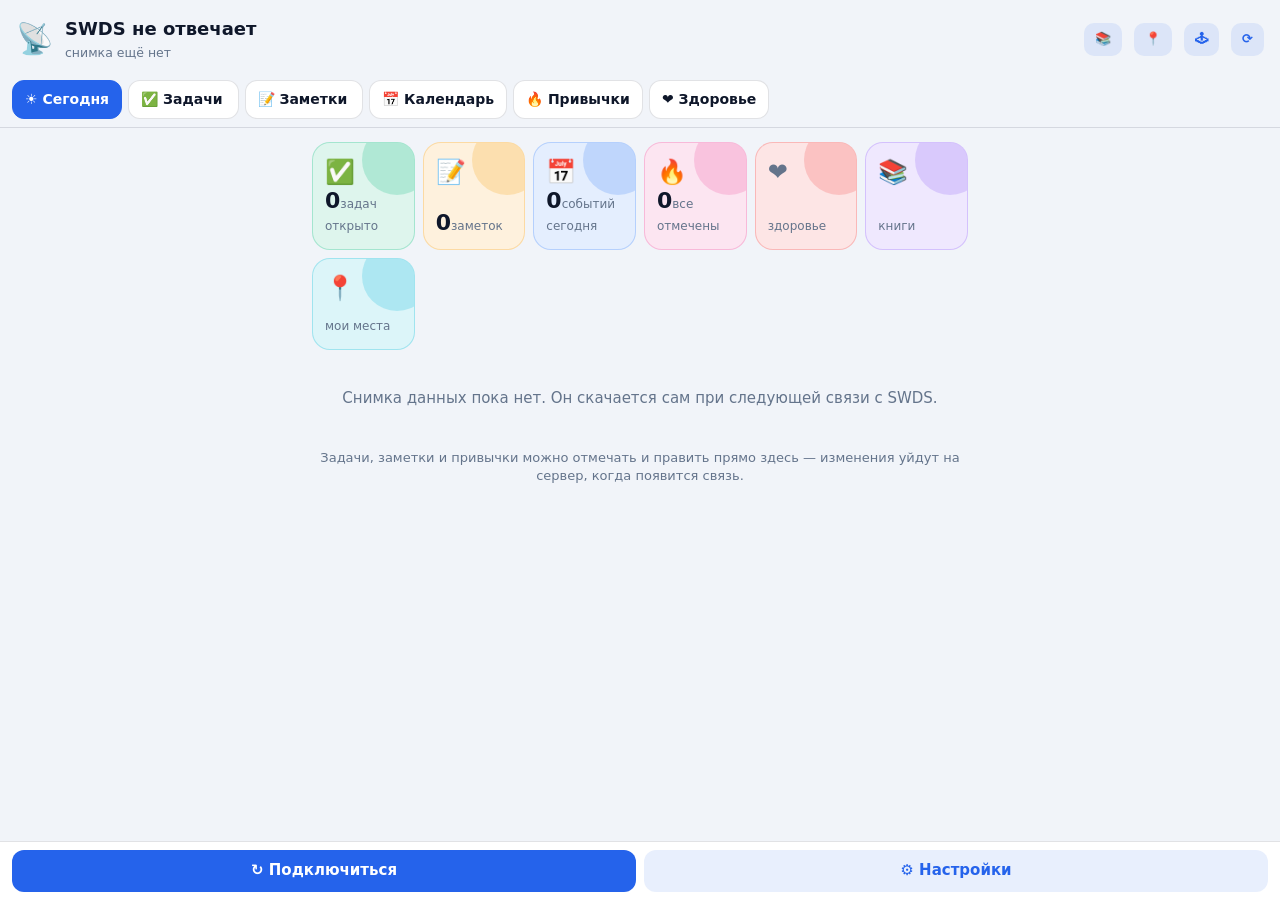
<file: app/src/main/assets/offline.html>
<!doctype html>
<html lang="ru"><head><meta charset="utf-8"><meta name="viewport" content="width=device-width, initial-scale=1, interactive-widget=resizes-content">
<title>SWDS без связи</title><link rel="stylesheet" href="app.css">
<style>
@media (prefers-color-scheme: dark) { :root { --bg: #0b1020; --surface: #151b2e; --text: #e5e9f5; --muted: #94a3b8; --accent: #60a5fa; } }
body { padding: 0 0 40px; }
.hd { padding: 16px 16px 10px; display: flex; gap: 12px; align-items: center; }
.hd .ic { font-size: 30px; }
.hd h2 { margin: 0; font-size: 18px; }
.hd p { margin: 2px 0 0; font-size: 12.5px; color: var(--muted); }
.hd .sp { flex: 1; }
.tabs { position: sticky; top: 0; z-index: 5; display: flex; gap: 6px; overflow-x: auto; padding: 8px 12px; background: var(--bg); border-bottom: 1px solid var(--line); scrollbar-width: none; }
.tabs::-webkit-scrollbar { display: none; }
.tabs button { flex: none; padding: 8px 12px; border-radius: 12px; border: 1px solid var(--line); background: var(--surface); color: var(--text); font: inherit; font-size: 14px; font-weight: 600; }
.tabs button.on { background: var(--accent); border-color: var(--accent); color: #fff; }
.tabs button b { font-weight: 700; opacity: .8; margin-left: 3px; }
.pane { display: none; padding: 12px 12px 0; max-width: 680px; margin: 0 auto; } .pane.on { display: block; }
.h { font-size: 11.5px; font-weight: 700; text-transform: uppercase; letter-spacing: .06em; color: var(--muted); margin: 14px 2px 6px; }
.it { display: flex; gap: 10px; align-items: flex-start; padding: 11px 12px; background: var(--surface); border: 1px solid var(--line); border-radius: 14px; margin-bottom: 6px; }
.it .cb { width: 24px; height: 24px; border-radius: 50%; border: 2px solid var(--muted); flex: none; margin-top: 1px; display: flex; align-items: center; justify-content: center; font-size: 14px; color: #fff; }
.it.done .cb { background: #10b981; border-color: #10b981; }
.it.done .tt { text-decoration: line-through; opacity: .6; }
.it .tt { flex: 1; min-width: 0; }
.it .tt b { display: block; font-weight: 600; word-wrap: break-word; }
.it .tt small { display: block; color: var(--muted); font-size: 12.5px; margin-top: 2px; }
.it .rt { color: var(--muted); font-size: 12.5px; white-space: nowrap; }
.it.p3 .cb { border-color: #ef4444; } .it.p2 .cb { border-color: #f59e0b; } .it.p1 .cb { border-color: #3b82f6; }
.pend { display: inline-block; font-size: 10.5px; padding: 1px 6px; border-radius: 99px; background: color-mix(in srgb, #f59e0b 18%, transparent); color: #b45309; margin-left: 6px; font-weight: 700; }
.add { display: flex; gap: 8px; margin-bottom: 10px; }
.add input { flex: 1; }
.note { padding: 12px 14px; background: var(--surface); border: 1px solid var(--line); border-radius: 14px; margin-bottom: 8px; }
.note b { display: block; } .note small { color: var(--muted); font-size: 12.5px; }
.prog { height: 4px; }
.nv { white-space: pre-wrap; word-wrap: break-word; line-height: 1.5; font-size: 15px; }
.nv .chk { display: flex; gap: 8px; align-items: flex-start; padding: 3px 0; }
.nv .chk input { width: 20px; height: 20px; margin-top: 2px; flex: none; }
.nv .chk.on span { text-decoration: line-through; opacity: .6; }
.nv h3 { margin: 8px 0 2px; font-size: 16px; }
.metric { display: grid; grid-template-columns: repeat(2, 1fr); gap: 8px; }
.metric div { background: var(--surface); border: 1px solid var(--line); border-radius: 14px; padding: 12px; }
.metric b { display: block; font-size: 24px; margin-top: 2px; } .metric span { font-size: 12px; color: var(--muted); }
.ring { display: flex; gap: 16px; align-items: center; background: var(--surface); border: 1px solid var(--line); border-radius: 16px; padding: 14px; margin-bottom: 10px; }
.empty { text-align: center; color: var(--muted); padding: 26px 10px; }
.bar { position: fixed; left: 0; right: 0; bottom: 0; background: var(--surface); border-top: 1px solid var(--line); padding: 8px 12px; display: flex; gap: 8px; z-index: 9; }
.bar .btn { flex: 1; padding: 10px; }
.sheet { position: fixed; inset: 0; background: rgba(0,0,0,.45); display: none; z-index: 20; align-items: flex-end; }
.sheet.on { display: flex; }
.sheet > div { background: var(--bg); width: 100%; max-height: 92vh; overflow: auto; border-radius: 20px 20px 0 0; padding: 14px 14px 24px; }
.r { display: flex; gap: 10px; padding: 7px 0; border-top: 1px solid var(--line); align-items: baseline; }
.r:first-child { border-top: none; }
.r .i { width: 22px; text-align: center; flex: none; } .r .t { flex: 1; min-width: 0; } .r .t small { display: block; color: var(--muted); font-size: 12.5px; }
.r .rt { color: var(--muted); font-size: 12.5px; white-space: nowrap; }
.mt { font-size: 30px; font-weight: 800; }
/* плитки быстрого доступа */
.tiles { display: grid; grid-template-columns: repeat(auto-fill, minmax(98px, 1fr)); gap: 8px; margin: 2px 0 12px; }
.tile { position: relative; display: flex; flex-direction: column; justify-content: space-between; min-height: 92px; padding: 12px; border-radius: 18px;
  background: color-mix(in srgb, var(--c) 14%, var(--surface)); border: 1px solid color-mix(in srgb, var(--c) 28%, transparent);
  color: var(--text); text-align: left; font: inherit; overflow: hidden; }
.tile::after { content: ""; position: absolute; right: -18px; top: -18px; width: 70px; height: 70px; border-radius: 50%; background: color-mix(in srgb, var(--c) 22%, transparent); }
.tile .e { font-size: 24px; position: relative; z-index: 1; }
.tile b { font-size: 22px; font-weight: 800; position: relative; z-index: 1; line-height: 1.1; }
.tile span { font-size: 12px; color: var(--muted); position: relative; z-index: 1; }
.tile:active { transform: scale(.97); }
</style></head>
<body>
<div class="hd">
  <div class="ic" id="hd-ic">📡</div>
  <div class="sp"><h2 id="hd-t">SWDS не отвечает</h2><p id="hd-s"></p></div>
  <button class="btn sm" id="b-lib" title="Книги в телефоне" onclick="window.SWDSPocket && SWDSPocket.openLibrary()">📚</button>
  <button class="btn sm" title="Мои места — журнал на телефоне" onclick="window.SWDSPocket && SWDSPocket.openPlaces && SWDSPocket.openPlaces()">📍</button>
  <button class="btn sm" title="Игры телефона" onclick="window.SWDSPocket && SWDSPocket.openPhoneGames && SWDSPocket.openPhoneGames()">🕹</button>
  <button class="btn sm" id="b-refresh" title="Обновить данные с сервера">⟳</button>
</div>
<div class="tabs" id="tabs">
  <button data-t="today" class="on">☀️ Сегодня</button>
  <button data-t="tasks">✅ Задачи<b id="n-tasks"></b></button>
  <button data-t="notes">📝 Заметки<b id="n-notes"></b></button>
  <button data-t="agenda">📅 Календарь</button>
  <button data-t="habits">🔥 Привычки</button>
  <button data-t="health">❤️ Здоровье</button>
</div>

<div class="pane on" id="p-today"><div id="today"></div></div>
<div class="pane" id="p-tasks">
  <div class="add"><input type="text" id="task-new" placeholder="Новая задача: «завтра в 10 позвонить маме !!»"><button class="btn pri" id="task-add">＋</button></div>
  <div id="tasks"></div>
</div>
<div class="pane" id="p-notes">
  <div class="add"><input type="text" id="note-q" placeholder="🔍 Поиск по заметкам"><button class="btn pri" id="note-add">＋</button></div>
  <div id="notes"></div>
</div>
<div class="pane" id="p-agenda"><div id="agenda"></div></div>
<div class="pane" id="p-habits"><div id="habits"></div></div>
<div class="pane" id="p-health"><div id="health"></div></div>
<div style="height:64px"></div>

<div class="bar">
  <button class="btn pri" onclick="window.SWDSPocket && SWDSPocket.retry()">↻ Подключиться</button>
  <button class="btn" onclick="window.SWDSPocket && SWDSPocket.openSettings()">⚙ Настройки</button>
</div>

<div class="sheet" id="sheet"><div id="sheet-b"></div></div>

<script>
const B = window.SWDSPocket;
const $ = (id) => document.getElementById(id);
const esc = (s) => String(s == null ? "" : s).replace(/[&<>"']/g, c => ({ "&": "&amp;", "<": "&lt;", ">": "&gt;", '"': "&quot;", "'": "&#39;" }[c]));
const nf = (n) => Number(n || 0).toLocaleString("ru-RU");
const hm = (m) => m >= 60 ? `${Math.floor(m / 60)} ч ${String(Math.round(m % 60)).padStart(2, "0")} мин` : `${Math.round(m)} мин`;
const ymd = (d) => `${d.getFullYear()}-${String(d.getMonth() + 1).padStart(2, "0")}-${String(d.getDate()).padStart(2, "0")}`;
const TODAY = ymd(new Date());
const WD = ["вс", "пн", "вт", "ср", "чт", "пт", "сб"];
function toast(t) { const d = document.createElement("div"); d.className = "toast"; d.textContent = t; document.body.appendChild(d); setTimeout(() => d.remove(), 2600); }
function rel(d) {
  if (!d) return "";
  if (d === TODAY) return "сегодня";
  const t = new Date(d + "T12:00"), diff = Math.round((t - new Date(TODAY + "T12:00")) / 86400000);
  if (diff === 1) return "завтра"; if (diff === -1) return "вчера";
  return `${WD[t.getDay()]}, ${d.slice(8, 10)}.${d.slice(5, 7)}`;
}
let RAW = {}, V = {}, tab = "today", manual = location.hash.includes("manual");

/* ───────── снимок + неотправленные правки ───────── */
function load() {
  try { RAW = JSON.parse(B ? B.bundle() : "{}") || {}; } catch (e) { RAW = {}; }
  RAW._pending = RAW._pending || [];
  view();
}
function view() {
  V = JSON.parse(JSON.stringify(RAW));
  V.tasks = V.tasks || []; V.notes = V.notes || []; V.habits = V.habits || [];
  for (const op of RAW._pending) apply(V, op);
  render();
}
function apply(v, op) {
  const a = op.args || {};
  const task = (id) => v.tasks.find(t => String(t.id) === String(id));
  switch (op.command) {
    case "tasks.complete": { const t = task(a.id); if (t) { t.status = "done"; t._pending = 1; } break; }
    case "tasks.reopen": { const t = task(a.id); if (t) { t.status = "pending"; t._pending = 1; } break; }
    case "tasks.postpone": { const t = task(a.id); if (t && a.date) { t.due_date = a.date; t._pending = 1; } break; }
    case "tasks.add": v.tasks.unshift({ id: "tmp-" + op.client_id, title: a.text || a.title, status: "pending", due_date: a.due || null, priority: 0, _pending: 1 }); break;
    case "notes_manager.create": v.notes.unshift({ id: "tmp-" + op.client_id, title: a.title || "Заметка", body: a.body || "", updated_at: "", tags: [], _pending: 1 }); break;
    case "notes_manager.save": { const n = v.notes.find(x => x.id === a.id); if (n) { if (a.title) n.title = a.title; if (a.body != null) n.body = a.body; n._pending = 1; } break; }
    case "habits.checkin": { const h = v.habits.find(x => String(x.id) === String(a.id)); if (h) { h.checked_today = true; h._pending = 1; } break; }
  }
}
function uid() { return "o" + Date.now().toString(36) + Math.random().toString(36).slice(2, 8); }
function exec(command, args, title) {
  const cid = uid();
  RAW._pending.push({ client_id: cid, command, args, title, ts: Date.now() });
  if (B) { B.saveBundle(JSON.stringify(RAW)); B.exec(command, JSON.stringify(args), title, cid); }
  view();
  toast("📴 Сохранено — отправится, когда будет связь");
}

/* ───────── отрисовка ───────── */
function render() {
  const q = B ? B.queued() : 0;
  const f = RAW.fetched || RAW.generated_at * 1000 || 0;
  const reason = decodeURIComponent((location.hash || "").slice(1));
  $("hd-ic").textContent = manual ? "📴" : "📡";
  $("hd-t").textContent = manual ? "Данные на телефоне" : "SWDS не отвечает";
  $("hd-s").textContent = [manual ? "" : (reason && reason !== "manual" ? reason : ""),
    f ? "снимок от " + new Date(f).toLocaleString("ru-RU", { day: "numeric", month: "short", hour: "2-digit", minute: "2-digit" }) : "снимка ещё нет",
    q ? `в очереди: ${q}` : ""].filter(Boolean).join(" · ");
  const open = V.tasks.filter(t => t.status !== "done").length;
  $("n-tasks").textContent = open ? " " + open : "";
  $("n-notes").textContent = V.notes.length ? " " + V.notes.length : "";
  renderToday(); renderTasks(); renderNotes(); renderAgenda(); renderHabits(); renderHealth();
}
function rowsHtml(rows) {
  return (rows || []).map(r => {
    if (r.t === "header") return `<div class="h">${esc(r.text)}</div>`;
    if (r.t === "metric") return `<div class="mt">${esc(r.value)}</div><div style="color:var(--muted)">${esc(r.label)}</div>`;
    if (r.t === "item") return `<div class="r"><span class="i">${esc(r.icon || "•")}</span><div class="t">${esc(r.text)}${r.sub ? `<small>${esc(r.sub)}</small>` : ""}</div><span class="rt">${esc(r.right || "")}</span></div>`;
    if (r.t === "text") return `<div style="color:var(--muted);padding:4px 0">${esc(r.text)}</div>`;
    return "";
  }).join("");
}
function healthCard() {
  let h = {}; try { h = JSON.parse(B ? B.health() : "{}") || {}; } catch (e) { }
  const br = V.bracelet || {};
  const fresh = h.date === TODAY;
  const steps = fresh ? (h.steps || 0) : (br.steps || 0), goal = h.steps_goal || br.steps_goal || 10000;
  if (!fresh && !br.steps && !h.sleep_min && !br.sleep_min) return "";
  const p = Math.min(1, steps / goal), R = 34, C = 2 * Math.PI * R;
  const sleep = h.sleep_min || br.sleep_min, hr = h.hr_rest || br.hr_rest || h.hr_last;
  return `<div class="ring"><svg width="84" height="84" style="transform:rotate(-90deg)"><circle cx="42" cy="42" r="${R}" fill="none" stroke="var(--line)" stroke-width="8"/>
    <circle cx="42" cy="42" r="${R}" fill="none" stroke="${steps >= goal ? "#10b981" : "var(--accent)"}" stroke-width="8" stroke-linecap="round" stroke-dasharray="${C}" stroke-dashoffset="${C * (1 - p)}"/></svg>
    <div><div style="font-size:22px;font-weight:800">${nf(steps)} <span style="font-size:13px;color:var(--muted);font-weight:600">из ${nf(goal)} шагов</span></div>
    <div style="color:var(--muted);font-size:13.5px;margin-top:4px">${[sleep ? "😴 " + hm(sleep) : "", hr ? "❤️ " + hr : "", (h.active_kcal || br.kcal) ? "🔥 " + nf(h.active_kcal || br.kcal) + " ккал" : ""].filter(Boolean).join(" · ")}</div>
    ${h.insight ? `<div style="font-size:13px;margin-top:4px">${esc(h.insight)}</div>` : ""}</div></div>`;
}
function tilesHtml() {
  const open = V.tasks.filter(t => t.status !== "done");
  const today = open.filter(t => t.due_date && t.due_date <= TODAY).length;
  const hab = V.habits.filter(h => !h.checked_today).length;
  const ev = (V.agenda || V.events || []).filter(e => String(e.date || e.start || "").slice(0, 10) === TODAY).length;
  const T = [["tasks", "✅", open.length, today ? `на сегодня ${today}` : "задач открыто", "#10b981"],
    ["notes", "📝", V.notes.length, "заметок", "#f59e0b"],
    ["agenda", "📅", ev, "событий сегодня", "#3b82f6"],
    ["habits", "🔥", hab, hab ? "привычек осталось" : "все отмечены", "#ec4899"],
    ["health", "❤️", "", "здоровье", "#ef4444"]];
  return `<div class="tiles">${T.map(([t, e, n, l, c]) => `<button class="tile" style="--c:${c}" onclick="go('${t}')"><span class="e">${e}</span><div><b>${n === "" ? "" : esc(n)}</b><span>${esc(l)}</span></div></button>`).join("")}
    <button class="tile" style="--c:#8b5cf6" onclick="window.SWDSPocket && SWDSPocket.openLibrary()"><span class="e">📚</span><div><b></b><span>книги</span></div></button>
    <button class="tile" style="--c:#06b6d4" onclick="window.SWDSPocket && SWDSPocket.openPlaces && SWDSPocket.openPlaces()"><span class="e">📍</span><div><b></b><span>мои места</span></div></button></div>`;
}
function go(t) { const b = document.querySelector(`#tabs [data-t="${t}"]`); if (b) b.click(); }
function renderToday() {
  const rows = V.today || [];
  $("today").innerHTML = tilesHtml() + healthCard() + (rows.length ? `<div class="card">${rowsHtml(rows)}</div>` : "") +
    (!rows.length && !RAW.tasks ? `<div class="empty">Снимка данных пока нет. Он скачается сам при следующей связи с SWDS.</div>` : "") +
    `<p style="color:var(--muted);font-size:13px;text-align:center">Задачи, заметки и привычки можно отмечать и править прямо здесь — изменения уйдут на сервер, когда появится связь.</p>`;
}
function taskItem(t) {
  const done = t.status === "done";
  const sub = [t.due_date && !done ? rel(t.due_date) + (t.due_time ? " " + String(t.due_time).slice(0, 5) : "") : "",
    (t.checklist || []).length ? `☑ ${(t.checklist || []).filter(x => x.done).length}/${t.checklist.length}` : "",
    t.notes_count ? `📝 ${t.notes_count}` : ""].filter(Boolean).join(" · ");
  return `<div class="it ${done ? "done" : ""} p${t.priority || 0}" data-task="${esc(t.id)}"><div class="cb" data-tcheck="${esc(t.id)}">${done ? "✓" : ""}</div>
    <div class="tt"><b>${esc(t.title)}${t._pending ? '<span class="pend">ждёт отправки</span>' : ""}</b>${sub ? `<small>${esc(sub)}</small>` : ""}</div></div>`;
}
function renderTasks() {
  const ts = V.tasks.filter(t => !t.parent_id);
  const act = ts.filter(t => t.status !== "done");
  const groups = [["⚠ Просрочено", act.filter(t => t.due_date && t.due_date < TODAY)], ["Сегодня", act.filter(t => t.due_date === TODAY)],
    ["Скоро", act.filter(t => t.due_date && t.due_date > TODAY).sort((a, b) => a.due_date.localeCompare(b.due_date))],
    ["Без срока", act.filter(t => !t.due_date)], ["Выполнено недавно", ts.filter(t => t.status === "done").slice(0, 15)]];
  const html = groups.filter(g => g[1].length).map(([h, l]) => `<div class="h">${h} · ${l.length}</div>` + l.map(taskItem).join("")).join("");
  $("tasks").innerHTML = html || `<div class="empty">Задач нет 🎉</div>`;
}
function checklist(body) { const m = (body || "").match(/^\s*[-*]\s+\[[ xX]\]/gm) || []; return { total: m.length, done: m.filter(x => /x/i.test(x)).length }; }
function renderNotes() {
  const q = $("note-q").value.trim().toLowerCase();
  let ns = V.notes.slice().sort((a, b) => (b.pinned ? 1 : 0) - (a.pinned ? 1 : 0));
  if (q) ns = ns.filter(n => ((n.title || "") + " " + (n.body || "")).toLowerCase().includes(q));
  $("notes").innerHTML = ns.length ? ns.slice(0, 200).map(n => {
    const cl = checklist(n.body);
    const ex = (n.body || "").replace(/^\s*[-*]\s+\[[ xX]\]\s*/gm, "• ").replace(/\[\[([^\]|]+)(\|[^\]]*)?\]\]/g, "$1")
      .replace(/[#*`>_\[\]]+/g, " ").replace(/\s+/g, " ").trim().slice(0, 120);
    return `<div class="note" data-note="${esc(n.id)}"><b>${n.pinned ? "📌 " : ""}${esc(n.title || "Без названия")}${n._pending ? '<span class="pend">ждёт отправки</span>' : ""}</b>
      <small>${esc(ex)}</small>${cl.total ? `<div class="prog"><i style="width:${Math.round(cl.done * 100 / cl.total)}%;background:#10b981"></i></div>` : ""}</div>`;
  }).join("") : `<div class="empty">${q ? "Ничего не найдено" : "Заметок нет"}</div>`;
}
function renderAgenda() {
  const es = V.agenda || [];
  let last = "", html = "";
  for (const e of es) {
    if (e.date !== last) { html += `<div class="h">${esc(rel(e.date) || e.date)}</div>`; last = e.date; }
    html += `<div class="it"><div class="tt"><b>${e.kind === "birthday" ? "🎂 " : "📅 "}${esc(e.title)}</b></div><span class="rt">${esc((e.time || "весь день").slice(0, 5))}</span></div>`;
  }
  $("agenda").innerHTML = html || `<div class="empty">Событий на ближайшие недели нет</div>`;
}
function renderHabits() {
  const hs = V.habits || [];
  const doH = hs.filter(h => h.habit_type === "do"), quit = hs.filter(h => h.habit_type !== "do");
  $("habits").innerHTML = (doH.length ? `<div class="h">Сегодня · ${doH.filter(h => h.checked_today).length} из ${doH.length}</div>` +
    doH.map(h => `<div class="it ${h.checked_today ? "done" : ""}"><div class="cb" data-habit="${esc(h.id)}">${h.checked_today ? "✓" : ""}</div>
      <div class="tt"><b>${esc((h.emoji || "") + " " + (h.title || h.name))}${h._pending ? '<span class="pend">ждёт отправки</span>' : ""}</b><small>${h.days || 0} дн.</small></div></div>`).join("") : "") +
    (quit.length ? `<div class="h">Без срывов</div>` + quit.map(h => `<div class="it"><div class="tt"><b>${esc((h.emoji || "🔥") + " " + (h.title || h.name))}</b></div><span class="rt">${h.days || 0} дн.</span></div>`).join("") : "") ||
    `<div class="empty">Привычек нет</div>`;
}
function renderHealth() {
  let h = {}; try { h = JSON.parse(B ? B.health() : "{}") || {}; } catch (e) { }
  const br = V.bracelet || {};
  const m = (l, v) => v ? `<div><span>${l}</span><b>${v}</b></div>` : "";
  const cells = [m("Шаги", nf(h.date === TODAY ? h.steps : br.steps)), m("Сон", (h.sleep_min || br.sleep_min) ? hm(h.sleep_min || br.sleep_min) : ""),
    m("Пульс покоя", h.hr_rest || br.hr_rest), m("Пульс сейчас", h.hr_last), m("SpO₂", (h.spo2 || br.spo2) ? Math.round(h.spo2 || br.spo2) + "%" : ""),
    m("HRV", br.hrv ? br.hrv + " мс" : ""), m("Калории", nf(h.active_kcal || br.kcal) || ""), m("Дистанция", (h.distance_m || br.distance_m) ? ((h.distance_m || br.distance_m) / 1000).toFixed(1) + " км" : ""),
    m("Тренировок за неделю", br.week_workouts), m("Вес", br.weight ? br.weight + " кг" : "")].join("");
  $("health").innerHTML = healthCard() + (cells ? `<div class="metric">${cells}</div>` : `<div class="empty">Данных здоровья нет. Включите Health Connect: Настройки → ❤️ Здоровье.</div>`) +
    ((br.insights || []).length ? `<div class="h">Наблюдения</div>` + br.insights.map(i => `<div class="it"><div class="tt">${esc(i.icon + " " + i.text)}</div></div>`).join("") : "") +
    `<div class="btns" style="margin-top:12px"><button class="btn" onclick="B && B.syncHealth(); toast('Читаю Health Connect…'); setTimeout(render, 4000)">⟳ Прочитать с браслета</button></div>`;
}

/* ───────── заметка: просмотр и правка ───────── */
function sheet(html) { $("sheet-b").innerHTML = html; $("sheet").classList.add("on"); }
$("sheet").onclick = (e) => { if (e.target.id === "sheet") $("sheet").classList.remove("on"); };
function noteView(n) {
  let i = -1;
  const lines = (n.body || "").split("\n").map(l => {
    const m = l.match(/^\s*[-*]\s+\[([ xX])\]\s?(.*)$/);
    if (m) { i++; const on = m[1].toLowerCase() === "x"; return `<label class="chk ${on ? "on" : ""}"><input type="checkbox" data-ci="${i}" ${on ? "checked" : ""}><span>${esc(m[2])}</span></label>`; }
    const h = l.match(/^#{1,6}\s+(.*)$/);
    if (h) return `<h3>${esc(h[1])}</h3>`;
    return esc(l.replace(/\[\[([^\]|]+)(\|([^\]]*))?\]\]/g, (m, t, x, label) => label || t)) + "\n";
  }).join("");
  sheet(`<div style="display:flex;gap:8px;align-items:center;margin-bottom:8px"><h2 style="margin:0;flex:1;font-size:19px">${esc(n.title)}</h2>
    <button class="btn sm" id="nv-edit">✏️</button><button class="btn sm" onclick="document.getElementById('sheet').classList.remove('on')">✕</button></div>
    ${n.tasks_count ? `<p style="color:var(--muted);font-size:13px;margin:0 0 6px">✅ Связанных задач: ${n.tasks_count}</p>` : ""}
    <div class="nv">${lines}</div>`);
  $("sheet-b").querySelectorAll("[data-ci]").forEach(cb => cb.onchange = () => {
    if (String(n.id).startsWith("tmp-")) { toast("Заметка ещё не дошла до сервера"); cb.checked = !cb.checked; return; }
    let k = -1;
    const body = (n.body || "").split("\n").map(l => { const m = l.match(/^(\s*[-*]\s+\[)([ xX])(\].*)$/); if (!m) return l; k++; return k === +cb.dataset.ci ? m[1] + (cb.checked ? "x" : " ") + m[3] : l; }).join("\n");
    saveNote(n, n.title, body, true);
    n.body = body; cb.closest(".chk").classList.toggle("on", cb.checked);
  });
  $("nv-edit").onclick = () => noteEdit(n);
}
function noteEdit(n) {
  if (n && String(n.id).startsWith("tmp-")) { toast("Заметка ещё не дошла до сервера — править можно будет после отправки"); return; }
  sheet(`<h2 style="margin:0 0 8px;font-size:18px">${n ? "Правка заметки" : "Новая заметка"}</h2>
    <input type="text" id="ne-t" placeholder="Название" value="${esc(n ? n.title : "")}">
    <textarea id="ne-b" style="min-height:45vh;margin-top:8px" placeholder="Текст (Markdown, - [ ] пункт)">${esc(n ? n.body : "")}</textarea>
    <div class="btns"><button class="btn pri" id="ne-s">Сохранить</button><button class="btn" onclick="document.getElementById('sheet').classList.remove('on')">Отмена</button></div>`);
  $("ne-s").onclick = () => {
    const t = $("ne-t").value.trim(), b = $("ne-b").value;
    if (!t && !b.trim()) return;
    if (n) saveNote(n, t || n.title, b); else exec("notes_manager.create", { title: t || b.split("\n")[0].slice(0, 60), body: b, tags: "телефон" }, "📝 " + (t || "заметка"));
    $("sheet").classList.remove("on");
  };
}
function saveNote(n, title, body, quiet) {
  const base = (RAW.notes || []).find(x => x.id === n.id);
  exec("notes_manager.save", { id: n.id, title, body, base_updated_at: base ? base.updated_at : "" }, "📝 " + title);
  if (quiet) $("sheet").classList.add("on");
}

/* ───────── действия ───────── */
document.addEventListener("click", (e) => {
  const tc = e.target.closest("[data-tcheck]");
  if (tc) {
    const t = V.tasks.find(x => String(x.id) === tc.dataset.tcheck); if (!t) return;
    if (String(t.id).startsWith("tmp-")) { toast("Задача ещё не дошла до сервера"); return; }
    exec(t.status === "done" ? "tasks.reopen" : "tasks.complete", { id: t.id }, (t.status === "done" ? "↩ " : "✅ ") + t.title);
    return;
  }
  const tk = e.target.closest("[data-task]");
  if (tk) {
    const t = V.tasks.find(x => String(x.id) === tk.dataset.task); if (!t) return;
    const subs = V.tasks.filter(x => String(x.parent_id) === String(t.id));
    sheet(`<h2 style="margin:0 0 6px;font-size:19px">${esc(t.title)}</h2>
      <p style="color:var(--muted);margin:0 0 8px">${esc([t.due_date ? rel(t.due_date) : "без срока", t.due_time ? String(t.due_time).slice(0, 5) : ""].filter(Boolean).join(" "))}</p>
      ${t.description ? `<div class="nv" style="margin-bottom:8px">${esc(t.description)}</div>` : ""}
      ${(t.checklist || []).map(c => `<div class="r"><span class="i">${c.done ? "☑" : "☐"}</span><div class="t">${esc(c.text)}</div></div>`).join("")}
      ${subs.map(s => `<div class="r"><span class="i">${s.status === "done" ? "☑" : "☐"}</span><div class="t">${esc(s.title)}</div></div>`).join("")}
      <div class="btns"><button class="btn pri" id="tk-done">${t.status === "done" ? "↩ Вернуть" : "✅ Выполнено"}</button>
        <button class="btn" id="tk-tom">Завтра</button><button class="btn" onclick="document.getElementById('sheet').classList.remove('on')">Закрыть</button></div>`);
    $("tk-done").onclick = () => { $("sheet").classList.remove("on"); if (!String(t.id).startsWith("tmp-")) exec(t.status === "done" ? "tasks.reopen" : "tasks.complete", { id: t.id }, "✅ " + t.title); };
    $("tk-tom").onclick = () => { $("sheet").classList.remove("on"); const d = new Date(); d.setDate(d.getDate() + 1); if (!String(t.id).startsWith("tmp-")) exec("tasks.postpone", { id: t.id, when: "завтра", date: ymd(d) }, "➡ " + t.title); };
    return;
  }
  const hb = e.target.closest("[data-habit]");
  if (hb) {
    const h = V.habits.find(x => String(x.id) === hb.dataset.habit);
    if (h && !h.checked_today) exec("habits.checkin", { id: h.id }, "🔥 " + (h.title || h.name));
    return;
  }
  const nt = e.target.closest("[data-note]");
  if (nt) { const n = V.notes.find(x => x.id === nt.dataset.note); if (n) noteView(n); }
});
$("task-add").onclick = () => { const v = $("task-new").value.trim(); if (!v) return; exec("tasks.add", { text: v }, "✅ " + v); $("task-new").value = ""; };
$("task-new").onkeydown = (e) => { if (e.key === "Enter") $("task-add").click(); };
$("note-add").onclick = () => noteEdit(null);
$("note-q").oninput = renderNotes;
document.querySelectorAll("#tabs button").forEach(b => b.onclick = () => {
  tab = b.dataset.t;
  document.querySelectorAll("#tabs button").forEach(x => x.classList.toggle("on", x === b));
  document.querySelectorAll(".pane").forEach(p => p.classList.toggle("on", p.id === "p-" + tab));
  window.scrollTo(0, 0);
});
$("b-refresh").onclick = () => { if (!B) return; $("b-refresh").textContent = "⏳"; B.refreshBundle(); };
window.onBundle = (ok) => { $("b-refresh").textContent = "⟳"; if (ok === false) toast("Сервер недоступен — показаны сохранённые данные"); else if (ok === true) toast("Данные обновлены"); load(); };
load();
</script>
</body></html>
</file>
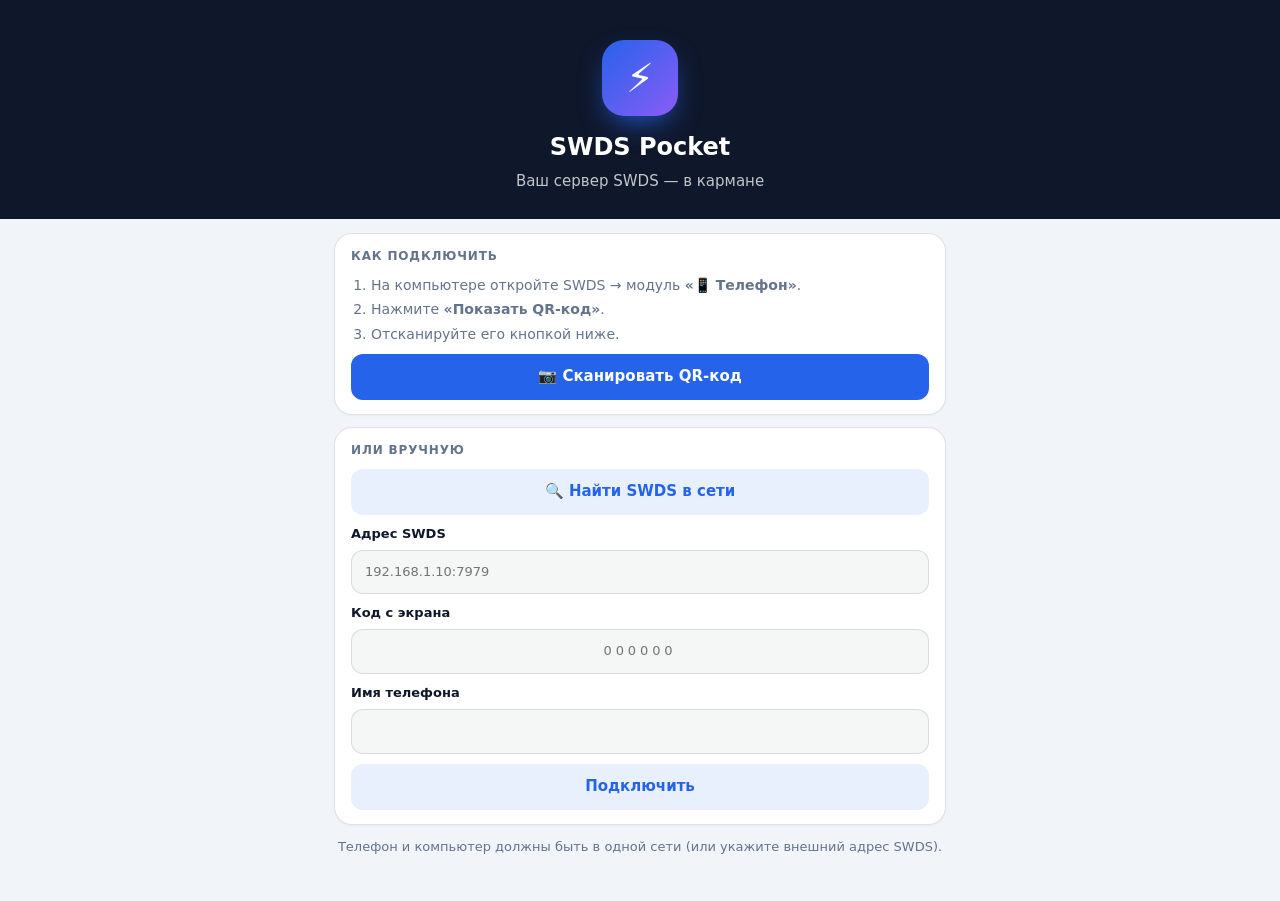
<file: app/src/main/assets/pair.html>
<!doctype html>
<html lang="ru"><head><meta charset="utf-8"><meta name="viewport" content="width=device-width, initial-scale=1">
<title>Привязка</title><link rel="stylesheet" href="app.css"><script src="app.js"></script>
<style>
.hero { text-align: center; padding: 40px 20px 26px; background: var(--topbar); color: #fff; }
.logo { width: 76px; height: 76px; border-radius: 22px; margin: 0 auto 14px; background: linear-gradient(135deg, var(--accent), #8b5cf6);
  display: flex; align-items: center; justify-content: center; font-size: 40px; box-shadow: 0 12px 30px -10px var(--accent); }
.hero h1 { margin: 0; font-size: 24px; } .hero p { margin: 6px 0 0; opacity: .75; }
ol { padding-left: 20px; margin: 0; } ol li { margin: 4px 0; }
.code { letter-spacing: .3em; font-size: 22px; text-align: center; font-weight: 700; }
</style></head>
<body>
<div class="hero"><div class="logo">⚡</div><h1>SWDS Pocket</h1><p>Ваш сервер SWDS — в кармане</p></div>
<div class="wrap">
  <div class="card">
    <h2>Как подключить</h2>
    <ol class="muted" style="font-size:14px">
      <li>На компьютере откройте SWDS → модуль <b>«📱 Телефон»</b>.</li>
      <li>Нажмите <b>«Показать QR-код»</b>.</li>
      <li>Отсканируйте его кнопкой ниже.</li>
    </ol>
    <div class="btns"><button class="btn pri full" id="scan">📷 Сканировать QR-код</button></div>
    <div id="msg"></div>
  </div>
  <div class="card">
    <h2>Или вручную</h2>
    <button class="btn full" id="find">🔍 Найти SWDS в сети</button>
    <div id="found"></div>
    <label class="f">Адрес SWDS<input type="url" id="server" placeholder="192.168.1.10:7979" autocapitalize="off"></label>
    <label class="f">Код с экрана<input type="text" id="code" class="code" inputmode="numeric" maxlength="7" placeholder="000000"></label>
    <label class="f">Имя телефона<input type="text" id="name"></label>
    <button class="btn full" id="go">Подключить</button>
  </div>
  <p class="muted" style="text-align:center">Телефон и компьютер должны быть в одной сети (или укажите внешний адрес SWDS).</p>
</div>
<script>
const st = P.state();
$("name").value = st.device_name || "";
if ((st.servers || [])[0]) $("server").value = st.servers[0];
function msg(t, ok) { $("msg").innerHTML = `<div class="${ok ? "ok" : "err"}">${esc(t)}</div>`; }
async function pair(args) {
  msg("⏳ Подключаюсь…", true);
  $("go").disabled = $("scan").disabled = true;
  const r = await P.call("pair", Object.assign({ name: $("name").value }, args));
  $("go").disabled = $("scan").disabled = false;
  if (!r.ok) return msg(r.error || "Не удалось подключиться");
  msg("✅ Готово! Пользователь: " + (r.user || "—"), true);
  if ((st.perms || {}).notifications === false) await P.call("permission", { what: "notifications" });
  setTimeout(() => P.call("open_main"), 600);
}
$("scan").onclick = async () => {
  await P.call("permission", { what: "camera" });
  const r = await P.call("scan");
  if (r.ok) pair({ link: r.text });
  else if (r.error) msg(r.error);
};
$("find").onclick = async () => {
  $("find").disabled = true; $("find").textContent = "⏳ Ищу в сети…";
  const r = await P.call("discover");
  $("find").disabled = false; $("find").textContent = "🔍 Найти SWDS в сети";
  const list = (r.servers || []);
  $("found").innerHTML = list.length ? list.map((s, i) => `<div class="row"><div class="t"><b>🖥 ${esc(s.name)}</b><small>${esc(s.urls[0] || "")}</small></div>
      <button class="btn sm" data-i="${i}">Выбрать</button></div>`).join("")
    : '<p class="muted">В этой сети SWDS не найден. Проверьте, что телефон в той же Wi-Fi сети, или введите адрес вручную.</p>';
  $("found").querySelectorAll("[data-i]").forEach(b => b.onclick = () => {
    const s = list[+b.dataset.i]; $("server").value = s.urls.find(u => u.startsWith("http://")) || s.urls[0]; $("code").focus();
  });
  if (list.length === 1) { const s = list[0]; $("server").value = s.urls.find(u => u.startsWith("http://")) || s.urls[0]; }
};
$("go").onclick = () => pair({ server: $("server").value, code: $("code").value });
const link = (st.extra || {}).link;
if (link && link.startsWith("swds://pair")) pair({ link });
</script>
</body></html>
</file>
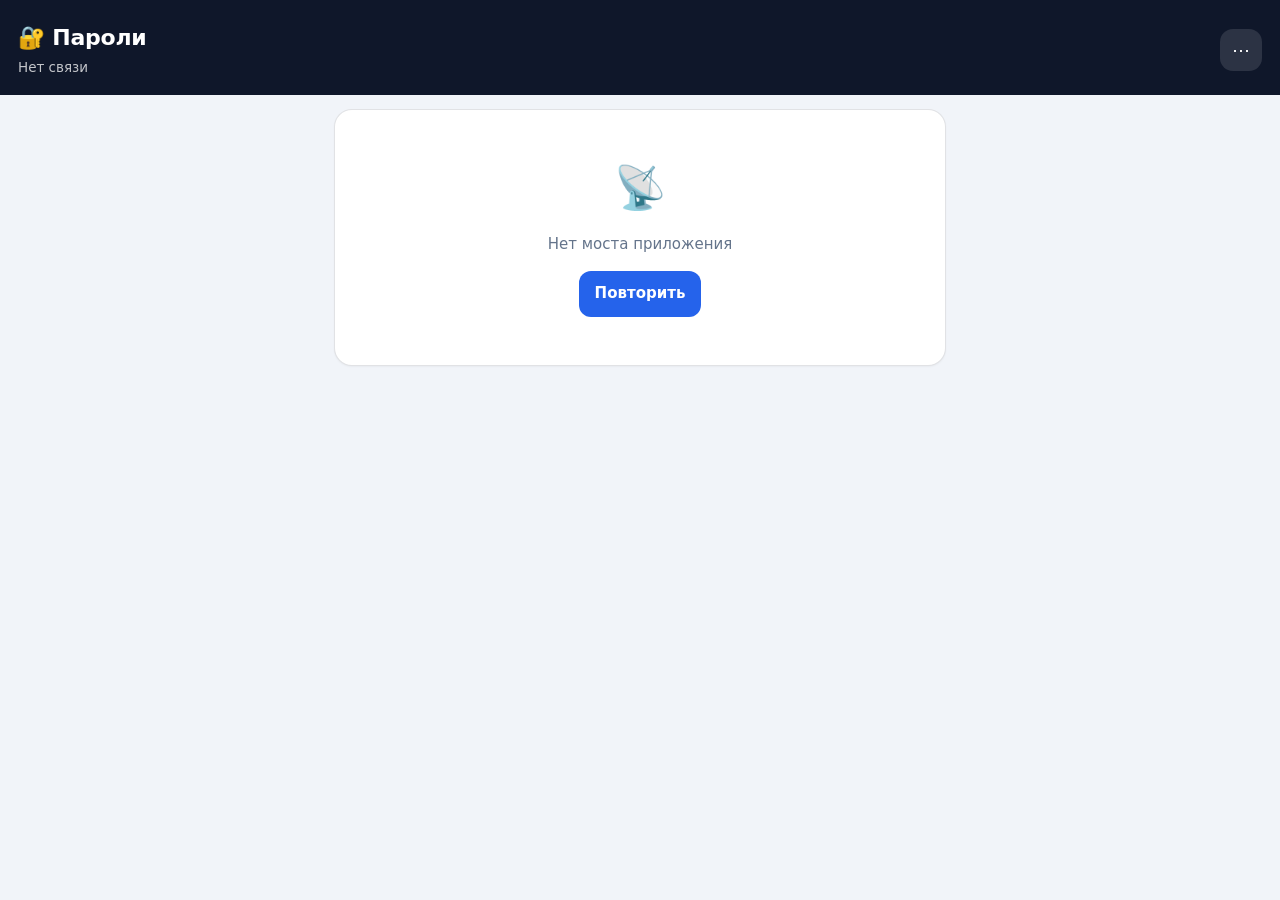
<file: app/src/main/assets/passwords.html>
<!doctype html>
<html lang="ru"><head><meta charset="utf-8"><meta name="viewport" content="width=device-width, initial-scale=1, viewport-fit=cover">
<title>Пароли</title><link rel="stylesheet" href="app.css"><script src="app.js"></script>
<style>
body { padding-bottom: calc(36px + env(safe-area-inset-bottom)); }
.top { padding-top: calc(22px + env(safe-area-inset-top)); display: flex; align-items: center; gap: 12px; }
.top .tt { flex: 1; min-width: 0; }
.top .ib { width: 42px; height: 42px; border-radius: 13px; border: 0; background: rgba(255,255,255,.12); color: #fff; font-size: 18px; }
.af { margin: 12px 14px 0; padding: 11px 14px; border-radius: 14px; background: var(--soft); color: var(--accent); font-size: 14px; font-weight: 600; display: flex; gap: 8px; align-items: center; }
.af span { flex: 1; min-width: 0; overflow: hidden; text-overflow: ellipsis; white-space: nowrap; }
.lock { text-align: center; padding: 26px 18px 20px; }
.lock .big { font-size: 54px; line-height: 1; }
.lock h3 { margin: 12px 0 4px; font-size: 19px; }
.lock input { margin-top: 14px; text-align: center; font-size: 17px; letter-spacing: .04em; }
.fp { width: 76px; height: 76px; border-radius: 50%; border: 0; background: var(--accent); color: #fff; font-size: 34px; margin: 18px auto 6px; display: grid; place-items: center;
  box-shadow: 0 12px 28px -10px var(--accent); }
.fp:active { transform: scale(.94); }
.srch { position: sticky; top: 0; z-index: 5; background: var(--bg); padding: 10px 14px 8px; }
.srch input { border-radius: 14px; background: var(--surface); padding-left: 40px; }
.srch:before { content: "🔎"; position: absolute; left: 27px; top: 21px; opacity: .55; font-size: 15px; }
.e { background: var(--surface); border: 1px solid var(--line); border-radius: 16px; margin-bottom: 8px; overflow: hidden; }
.e .hd { display: flex; align-items: center; gap: 11px; padding: 11px 12px; }
.e .av { width: 40px; height: 40px; border-radius: 12px; flex: none; display: grid; place-items: center; font-weight: 800; color: #fff; font-size: 16px; }
.e .t { flex: 1; min-width: 0; }
.e .t b { display: block; overflow: hidden; text-overflow: ellipsis; white-space: nowrap; }
.e .t small { display: block; color: var(--muted); font-size: 12.5px; overflow: hidden; text-overflow: ellipsis; white-space: nowrap; }
.e .q { width: 40px; height: 40px; border-radius: 12px; border: 0; background: var(--soft); color: var(--accent); font-size: 16px; flex: none; }
.e .q:active { transform: scale(.9); }
.e .more { border-top: 1px solid var(--line); padding: 10px 12px 12px; display: none; }
.e.open .more { display: block; }
.kv { display: flex; align-items: center; gap: 8px; padding: 7px 0; font-size: 14px; }
.kv i { font-style: normal; color: var(--muted); width: 64px; flex: none; font-size: 12.5px; }
.kv code { flex: 1; min-width: 0; word-break: break-all; font: 14px ui-monospace, monospace; }
.totp { font: 700 22px ui-monospace, monospace; letter-spacing: .12em; }
.gen-out { font: 600 17px ui-monospace, monospace; word-break: break-all; padding: 14px; border-radius: 14px; background: color-mix(in srgb, var(--text) 5%, transparent); text-align: center; min-height: 52px; }
.meter { height: 6px; border-radius: 9px; background: var(--line); overflow: hidden; margin: 8px 0 2px; } .meter i { display: block; height: 100%; transition: width .25s, background .25s; }
.empty { text-align: center; color: var(--muted); padding: 34px 20px; } .empty div { font-size: 42px; }
input[type=password] { width: 100%; padding: 12px 13px; border-radius: 12px; border: 1px solid var(--line); background: color-mix(in srgb, var(--text) 4%, var(--surface)); color: var(--text); font: inherit; outline: none; }
input[type=range] { width: 100%; accent-color: var(--accent); }
.note { font-size: 12.5px; color: var(--muted); margin-top: 8px; }
</style></head>
<body>
<div class="top"><div class="tt"><h1>🔐 Пароли</h1><p id="sub">Подключаюсь к SWDS…</p></div>
  <button class="ib hide" id="b-lock" title="Заблокировать">🔒</button><button class="ib" id="b-menu">⋯</button></div>
<div class="af hide" id="af"><span id="af-t"></span><button class="btn sm" id="af-x">Отмена</button></div>

<div class="wrap hide" id="v-err"><div class="card"><div class="empty"><div>📡</div><p id="err-t"></p><button class="btn pri" id="retry">Повторить</button></div></div></div>

<div class="wrap hide" id="v-lock"><div class="card lock">
  <div class="big">🔐</div><h3 id="lock-h">Хранилище заблокировано</h3><div class="muted" id="lock-s">Введите мастер-пароль базы KeePass</div>
  <div id="fp-box" class="hide"><button class="fp" id="fp">👆</button><div class="muted">Коснитесь, чтобы открыть отпечатком</div></div>
  <input type="password" id="master" placeholder="Мастер-пароль" autocomplete="off">
  <label class="row hide" id="rem-row" style="border:0;text-align:left;padding-bottom:0"><div class="t"><b>Открывать отпечатком</b><small>Мастер-пароль сохранится на телефоне под защитой отпечатка</small></div>
    <span class="sw"><input type="checkbox" id="rem"><span></span></span></label>
  <div class="btns"><button class="btn pri full" id="unlock">Разблокировать</button></div>
  <div class="err hide" id="lock-err"></div>
</div></div>

<div id="v-main" class="hide">
  <div class="srch"><input type="text" id="q" placeholder="Найти: сайт, приложение, логин…" autocomplete="off"></div>
  <div class="wrap" style="padding-top:2px">
    <div class="card hide" id="pend"><h2>Сохранить вход?</h2><div class="row" style="border:0;padding-top:0"><div class="t"><b id="pend-t"></b><small id="pend-u"></small></div></div>
      <div class="btns" style="margin-top:0"><button class="btn pri sm" id="pend-ok">Сохранить в SWDS</button><button class="btn sm" id="pend-no">Не сохранять</button></div></div>
    <div id="list"></div>
  </div>
</div>

<div class="wrap hide" id="v-gen"><div class="card"><h2>Генератор паролей</h2>
  <div class="gen-out" id="g-out">…</div><div class="meter"><i id="g-m"></i></div><div class="muted" id="g-s"></div>
  <label class="f">Длина: <span id="g-len-v">20</span><input type="range" id="g-len" min="8" max="48" value="20"></label>
  <div class="chips" id="g-opt"><span class="chip on" data-k="upper">A–Z</span><span class="chip on" data-k="digits">0–9</span><span class="chip on" data-k="symbols">#$%</span><span class="chip" data-k="no_ambiguous">без 0O1l</span><span class="chip" data-k="words">слова</span></div>
  <div class="btns"><button class="btn pri" id="g-copy">Скопировать</button><button class="btn" id="g-new">↻ Ещё</button><button class="btn" id="g-back">Назад</button></div>
</div></div>

<div class="wrap hide" id="v-new"><div class="card"><h2>Новая запись</h2>
  <label class="f">Название<input type="text" id="n-title" placeholder="Например: Госуслуги"></label>
  <label class="f">Сайт или приложение<input type="text" id="n-url" placeholder="example.com"></label>
  <label class="f">Логин<input type="text" id="n-user" autocomplete="off" autocapitalize="off"></label>
  <label class="f">Пароль<input type="text" id="n-pass" autocomplete="off" autocapitalize="off"></label>
  <div class="btns"><button class="btn pri" id="n-ok">Сохранить</button><button class="btn" id="n-gen">Сгенерировать</button><button class="btn" id="n-back">Отмена</button></div>
</div></div>

<div class="wrap hide" id="v-set">
  <div class="card"><h2>Автозаполнение</h2>
    <div class="row"><div class="t"><b>Подставлять пароли в приложениях и браузере</b><small id="af-st"></small></div><button class="btn sm" id="af-on">Включить</button></div>
    <p class="note">Под полем входа появится «🔐 Пароли SWDS». В Chrome дополнительно включите: Настройки → Автозаполнение → «Использовать другой сервис».</p></div>
  <div class="card"><h2>Безопасность</h2>
    <div class="row"><div class="t"><b>Отпечаток</b><small id="bio-st"></small></div><button class="btn sm" id="bio-btn"></button></div>
    <div class="row"><div class="t"><b>Стирать скопированный пароль</b><small>Из буфера обмена — чтобы он не остался там надолго</small></div>
      <select id="clip" style="max-width:130px"><option value="15">через 15 с</option><option value="30">через 30 с</option><option value="60">через минуту</option><option value="120">через 2 мин</option><option value="0">не стирать</option></select></div>
    <p class="note">База KeePass хранится на вашем сервере SWDS и на телефон не копируется. Запросы шифруются отдельным ключом этого телефона (AES-256), даже если сервер открыт по обычному http.</p></div>
  <div class="btns"><button class="btn full" id="s-web">Открыть полную версию «Паролей»</button><button class="btn full" id="s-back">Назад</button></div>
</div>

<script>
const ex = (P.state().extra) || {};
let S = {}, items = [], gateOk = false, qTimer = 0, lastQ = "";
const views = ["v-err", "v-lock", "v-main", "v-gen", "v-new", "v-set"];
const show = v => { views.forEach(x => $(x).classList.toggle("hide", x !== v)); $("b-lock").classList.toggle("hide", v === "v-lock" || v === "v-err" || !S.unlocked); window.scrollTo(0, 0); };
const color = s => { let h = 0; for (const c of String(s)) h = (h * 31 + c.charCodeAt(0)) % 360; return `hsl(${h} 55% 45%)`; };

async function init() {
  if (ex.af) { $("af").classList.remove("hide"); $("af-t").textContent = "Заполнить: " + (ex.af_url.startsWith("https://") ? ex.af_url.slice(8) : ex.af_label || "приложение"); }
  const r = await P.call("pw_state");
  if (!r.ok) { $("err-t").textContent = r.error || "Нет связи с SWDS"; $("sub").textContent = "Нет связи"; return show("v-err"); }
  S = r;
  if (!S.exists) { $("err-t").textContent = "Хранилище паролей ещё не создано. Откройте «Пароли» в SWDS и создайте базу или подключите файл KeePass."; $("sub").textContent = "Хранилище не создано"; $("retry").textContent = "Открыть «Пароли» в SWDS"; $("retry").onclick = () => P.call("open_main", { path: "/modules/passwords/window" }); return show("v-err"); }
  // отпечаток настроен — спрашиваем его при каждом открытии, даже если хранилище уже открыто с компьютера
  if (S.unlocked && (!S.bio || gateOk)) return openMain();
  lockView();
}
function lockView() {
  $("sub").textContent = S.unlocked ? "Подтвердите, что это вы" : "Заблокировано";
  $("lock-h").textContent = S.unlocked ? "Подтвердите вход" : "Хранилище заблокировано";
  $("lock-s").textContent = S.allow_unlock === false ? "Разблокировка с устройств выключена в настройках «Паролей» — откройте хранилище в SWDS" : "Введите мастер-пароль базы KeePass";
  $("fp-box").classList.toggle("hide", !S.bio);
  $("rem-row").classList.toggle("hide", !S.bio_available || S.bio);
  $("rem").checked = !!S.bio_available;
  $("lock-err").classList.add("hide"); $("master").value = "";
  show("v-lock");
  if (S.bio) setTimeout(bio, 250);
}
function lockErr(t) { $("lock-err").textContent = t; $("lock-err").classList.remove("hide"); }
async function bio() {
  const r = await P.call("pw_bio");
  if (!r.ok) { if (!/Отмен|cancel/i.test(r.error || "")) lockErr(r.error); const s = await P.call("pw_state"); if (s.ok) { S = s; $("fp-box").classList.toggle("hide", !S.bio); $("rem-row").classList.toggle("hide", !S.bio_available || S.bio); } return; }
  gateOk = true; S.unlocked = true; openMain();
}
$("fp").onclick = bio;
$("unlock").onclick = async () => {
  const pw = $("master").value; if (!pw) return $("master").focus();
  $("unlock").disabled = true; $("unlock").textContent = "Открываю…";
  const r = await P.call("pw_unlock", { password: pw, remember: $("rem").checked && !$("rem-row").classList.contains("hide") });
  $("unlock").disabled = false; $("unlock").textContent = "Разблокировать";
  if (!r.ok) return lockErr(r.error || "Не удалось разблокировать");
  if (r.bio === false && r.bio_error && !/Отмен/i.test(r.bio_error)) toast("Отпечаток не включён: " + r.bio_error);
  if (r.bio) { S.bio = true; toast("Теперь хранилище открывается отпечатком"); }
  gateOk = true; S.unlocked = true; openMain();
};
$("master").addEventListener("keydown", e => { if (e.key === "Enter") $("unlock").click(); });
$("retry").onclick = () => { $("sub").textContent = "Подключаюсь к SWDS…"; init(); };

async function openMain() {
  $("sub").textContent = (S.name || "SWDS") + " · записей: " + (S.entries || 0);
  show("v-main"); renderPending(); await load("");
}
function renderPending() {
  const p = S.pending; $("pend").classList.toggle("hide", !p);
  if (p) { $("pend-t").textContent = p.title || "Новый вход"; $("pend-u").textContent = p.username || "без логина"; }
}
$("pend-ok").onclick = async () => { const r = await P.call("pw_save_pending"); if (r.ok && r.saved) { S.pending = null; renderPending(); toast("Сохранено"); load(lastQ); } else toast(r.error || "Не удалось сохранить"); };
$("pend-no").onclick = async () => { await P.call("pw_drop_pending"); S.pending = null; renderPending(); };

async function load(q) {
  lastQ = q;
  const r = await P.call("pw_list", { q });
  if (q !== lastQ) return;
  if (!r.ok) { $("list").innerHTML = `<div class="empty"><div>📡</div><p>${esc(r.error || "Нет связи")}</p></div>`; return; }
  if (r.locked) { S.unlocked = false; return lockView(); }
  items = r.entries || [];
  draw(q);
}
function draw(q) {
  if (!items.length) {
    $("list").innerHTML = `<div class="empty"><div>${q ? "🔎" : ex.af ? "🤔" : "🗝"}</div><p>${q ? "Ничего не нашлось" : ex.af ? "Для этого входа записи пока нет. Найдите её поиском — SWDS запомнит, что она подходит сюда." : "Начните вводить название сайта или приложения"}</p>
      ${ex.af ? "" : '<button class="btn" id="e-new">＋ Новая запись</button>'}</div>`;
    const b = $("e-new"); if (b) b.onclick = () => newEntry();
    return;
  }
  $("list").innerHTML = (ex.af && !q ? '<p class="muted" style="margin:2px 4px 10px">Подходящие записи — коснитесь, чтобы заполнить</p>' : "") + items.map((e, i) => `<div class="e" data-i="${i}">
    <div class="hd"><div class="av" style="background:${color(e.title || e.username)}">${esc((e.title || "?").trim().charAt(0).toUpperCase())}</div>
      <div class="t"><b>${esc(e.title || "Без названия")}</b><small>${esc(e.username || "без логина")}${e.group ? " · " + esc(e.group) : ""}</small></div>
      ${ex.af ? '<button class="q" data-a="fill">➜</button>' : `<button class="q" data-a="user" title="Логин">👤</button><button class="q" data-a="pass" title="Пароль">🔑</button>`}</div>
    <div class="more"></div></div>`).join("");
}
async function copy(e, what, label) {
  const r = await P.call("pw_copy", { uuid: e.uuid, what });
  if (!r.ok) return toast(r.error || "Ошибка");
  if (r.locked) { S.unlocked = false; return lockView(); }
  toast(r.empty ? "Поле пустое" : label + " скопирован" + (what !== "username" && r.clip_sec ? ` · сотрётся через ${r.clip_sec} с` : ""));
}
async function fill(e, q) {
  const r = await P.call("pw_fill", { uuid: e.uuid, link: !!q || !(e.score >= 3) });
  if (!r.ok) return toast(r.error || "Не удалось заполнить");
  if (r.locked) { S.unlocked = false; lockView(); }
}
async function expand(el, e) {
  const open = !el.classList.contains("open");
  document.querySelectorAll(".e.open").forEach(x => x.classList.remove("open"));
  if (!open) return;
  el.classList.add("open");
  const m = el.querySelector(".more");
  m.innerHTML = `<div class="kv"><i>Логин</i><code>${esc(e.username || "—")}</code><button class="btn sm" data-a="user">Копир.</button></div>
    <div class="kv"><i>Пароль</i><code data-pw>••••••••••</code><button class="btn sm" data-a="show">👁</button><button class="btn sm" data-a="pass">Копир.</button></div>
    ${e.otp ? '<div class="kv"><i>Код 2FA</i><code class="totp" data-totp>······</code><button class="btn sm" data-a="totp">Копир.</button></div>' : ""}
    ${e.url ? `<div class="kv"><i>Адрес</i><code>${esc(e.url)}</code>${/^https?:/.test(e.url) ? '<button class="btn sm" data-a="url">↗</button>' : ""}</div>` : ""}`;
  if (e.otp) tick(el, e);
}
async function tick(el, e) {
  if (!el.classList.contains("open") || !document.body.contains(el)) return;
  const r = await P.call("pw_totp", { uuid: e.uuid }), t = el.querySelector("[data-totp]");
  if (t && r.ok && r.code) { t.textContent = r.code.replace(/(...)(?=.)/, "$1 "); setTimeout(() => tick(el, e), Math.max(1, (r.remaining || 5)) * 1000 + 300); }
}
$("list").addEventListener("click", async ev => {
  const el = ev.target.closest(".e"); if (!el) return;
  const e = items[+el.dataset.i], b = ev.target.closest("[data-a]"), a = b && b.dataset.a;
  if (a === "fill" || (ex.af && !a)) return fill(e, $("q").value.trim());
  if (a === "user") return copy(e, "username", "Логин");
  if (a === "pass") return copy(e, "password", "Пароль");
  if (a === "totp") return copy(e, "totp", "Код");
  if (a === "url") return P.call("open_url", { url: e.url });
  if (a === "show") { const c = el.querySelector("[data-pw]"); if (c.dataset.on) { c.textContent = "••••••••••"; delete c.dataset.on; return; }
    const r = await P.call("pw_show", { uuid: e.uuid }); if (r.ok && !r.locked) { c.textContent = r.password || "(пусто)"; c.dataset.on = 1; setTimeout(() => { if (c.dataset.on) { c.textContent = "••••••••••"; delete c.dataset.on; } }, 20000); } return; }
  if (!a) expand(el, e);
});
$("q").addEventListener("input", () => { clearTimeout(qTimer); const v = $("q").value.trim(); qTimer = setTimeout(() => load(v), 220); });

// ── меню ──
$("b-lock").onclick = async () => { await P.call("pw_lock"); S.unlocked = false; gateOk = false; lockView(); toast("Хранилище заблокировано"); };
$("b-menu").onclick = () => { if (!$("v-set").classList.contains("hide")) return back(); renderSet(); show("v-set"); };
const back = () => S.unlocked && (!S.bio || gateOk) ? show("v-main") : lockView();
$("af-x").onclick = () => P.call("pw_cancel");

function renderSet() {
  $("af-st").textContent = S.autofill ? "Включено: SWDS — служба автозаполнения" : "Выключено";
  $("af-on").textContent = S.autofill ? "Настроить" : "Включить";
  $("bio-st").textContent = !S.bio_available ? "На телефоне не настроен отпечаток" : S.bio ? "Включён: хранилище открывается отпечатком" : "Выключен — включается при разблокировке мастер-паролем";
  $("bio-btn").textContent = S.bio ? "Выключить" : "Как включить"; $("bio-btn").classList.toggle("hide", !S.bio_available);
  $("clip").value = String(S.clip_sec == null ? 30 : S.clip_sec);
  $("s-new") || $("s-web").insertAdjacentHTML("beforebegin", '<button class="btn full" id="s-gen">🎲 Генератор паролей</button><button class="btn full" id="s-new">＋ Новая запись</button>');
  $("s-gen").onclick = () => { show("v-gen"); gen(); };
  $("s-new").onclick = () => S.unlocked ? newEntry() : toast("Сначала разблокируйте хранилище");
}
$("af-on").onclick = () => P.call("autofill_enable");
$("bio-btn").onclick = async () => { if (S.bio) { await P.call("pw_bio_off"); S.bio = false; renderSet(); toast("Отпечаток выключен"); } else toast("Заблокируйте хранилище (🔒) и откройте мастер-паролем с галочкой «Открывать отпечатком»"); };
$("clip").onchange = async () => { S.clip_sec = +$("clip").value; await P.call("pw_settings", { clip_sec: S.clip_sec }); toast("Сохранено"); };
$("s-web").onclick = () => P.call("open_main", { path: "/modules/passwords/window" });
$("s-back").onclick = back;

// ── генератор ──
let genFor = null;
async function gen() {
  const o = { length: +$("g-len").value, lower: true };
  document.querySelectorAll("#g-opt .chip").forEach(c => { if (c.dataset.k === "words") { if (c.classList.contains("on")) { o.mode = "words"; o.words = Math.max(3, Math.round(o.length / 6)); } } else o[c.dataset.k] = c.classList.contains("on"); });
  const r = await P.call("pw_generate", o);
  if (!r.ok) { $("g-out").textContent = r.error || "Нет связи"; return; }
  $("g-out").textContent = r.password; const st = r.strength || {}, sc = st.score == null ? 3 : st.score;
  $("g-m").style.width = (sc + 1) * 20 + "%"; $("g-m").style.background = ["#dc2626", "#ea580c", "#d97706", "#16a34a", "#059669"][Math.min(4, sc)];
  $("g-s").textContent = st.label || "";
}
$("g-len").oninput = () => { $("g-len-v").textContent = $("g-len").value; };
$("g-len").onchange = gen; $("g-new").onclick = gen;
$("g-opt").onclick = e => { const c = e.target.closest(".chip"); if (c) { c.classList.toggle("on"); gen(); } };
$("g-copy").onclick = async () => { const v = $("g-out").textContent; if (genFor) { genFor.value = v; genFor = null; return show("v-new"); }
  const r = await P.call("pw_copy_text", { text: v }); toast("Пароль скопирован" + (r.clip_sec ? ` · сотрётся через ${r.clip_sec} с` : "")); };
$("g-back").onclick = () => { if (genFor) { genFor = null; return show("v-new"); } back(); };

// ── новая запись ──
function newEntry() { ["n-title", "n-url", "n-user", "n-pass"].forEach(i => $(i).value = ""); show("v-new"); }
$("n-gen").onclick = () => { genFor = $("n-pass"); $("g-copy").textContent = "Взять этот"; show("v-gen"); gen(); };
$("n-back").onclick = back;
$("n-ok").onclick = async () => {
  const b = { title: $("n-title").value.trim(), url: $("n-url").value.trim(), username: $("n-user").value.trim(), password: $("n-pass").value };
  if (!b.password || !(b.title || b.url)) return toast("Нужны название (или сайт) и пароль");
  if (!b.url) b.url = b.title;
  const r = await P.call("pw_save", b);
  if (!r.ok) return toast(r.error || "Не сохранено");
  if (r.locked) { S.unlocked = false; return lockView(); }
  toast(r.created ? "Запись создана" : "Запись обновлена"); show("v-main"); $("q").value = b.title || b.url; load($("q").value);
};
// вернулись из настроек Android — обновить состояние автозаполнения
window.addEventListener("focus", async () => { if (!$("v-set").classList.contains("hide")) { const r = await P.call("pw_state"); if (r.ok) { Object.assign(S, { autofill: r.autofill, bio: r.bio }); renderSet(); } } });
init();
</script>
</body></html>
</file>
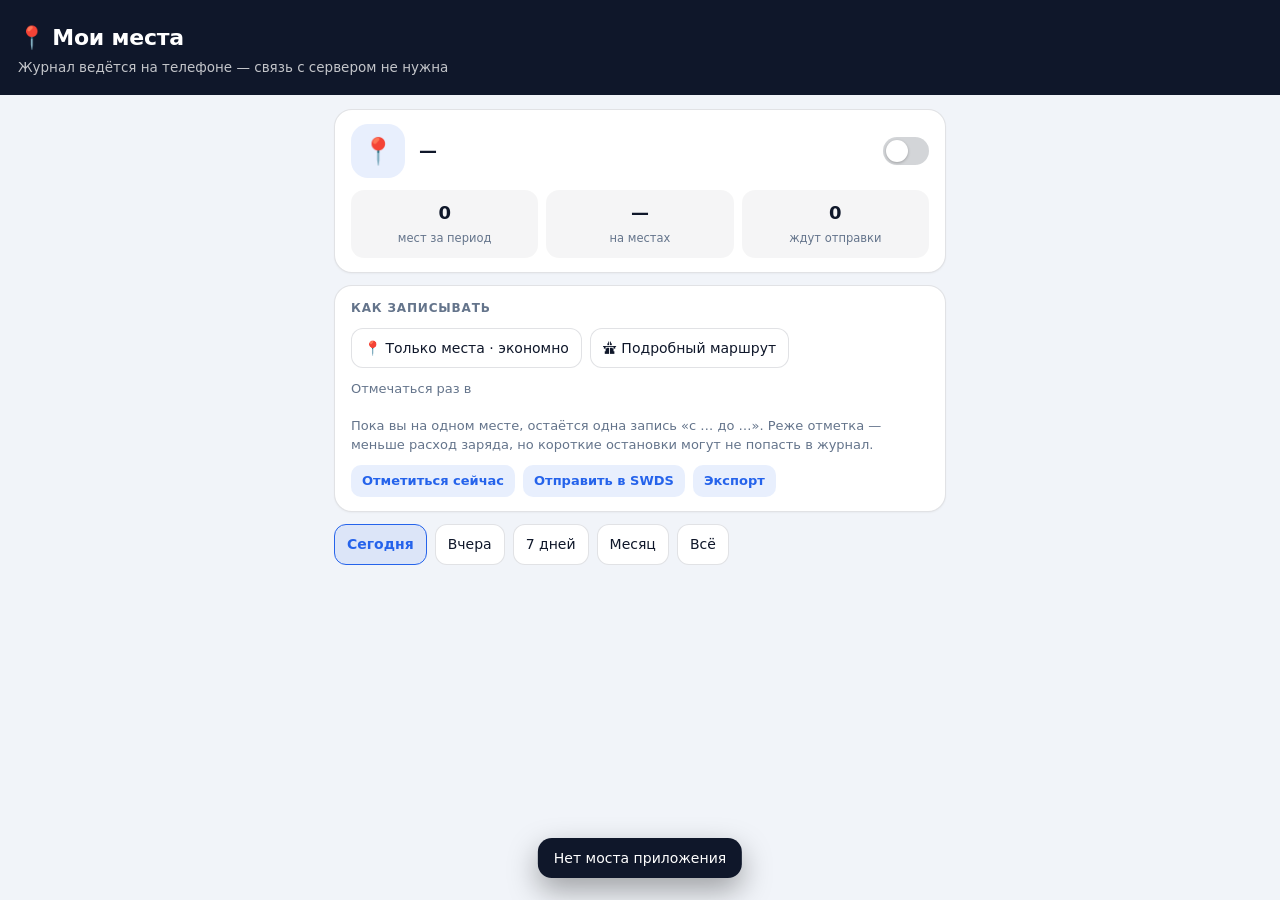
<file: app/src/main/assets/places.html>
<!doctype html>
<html lang="ru"><head><meta charset="utf-8"><meta name="viewport" content="width=device-width, initial-scale=1, viewport-fit=cover">
<title>Мои места</title><link rel="stylesheet" href="app.css"><script src="app.js"></script>
<style>
body { padding-bottom: calc(36px + env(safe-area-inset-bottom)); }
.top { padding-top: calc(22px + env(safe-area-inset-top)); }
.now { display: flex; gap: 14px; align-items: center; }
.now .pin { width: 54px; height: 54px; border-radius: 17px; background: var(--soft); display: grid; place-items: center; font-size: 26px; flex: none; position: relative; }
.now .pin.live:after { content: ""; position: absolute; inset: -4px; border-radius: 21px; border: 2px solid var(--accent); opacity: .5; animation: pulse 2s ease-out infinite; }
@keyframes pulse { to { transform: scale(1.25); opacity: 0; } }
.now b { font-size: 18px; display: block; } .now small { color: var(--muted); font-size: 13px; }
.kpi { display: grid; grid-template-columns: repeat(3, 1fr); gap: 8px; margin-top: 12px; }
.kpi div { background: color-mix(in srgb, var(--text) 4%, transparent); border-radius: 13px; padding: 10px 6px; text-align: center; }
.kpi b { display: block; font-size: 18px; } .kpi span { font-size: 11.5px; color: var(--muted); }
.chips { flex-wrap: nowrap; overflow-x: auto; scrollbar-width: none; } .chips::-webkit-scrollbar { display: none; } .chip { flex: none; }
.day { margin: 18px 4px 8px; font-size: 12px; font-weight: 700; letter-spacing: .07em; text-transform: uppercase; color: var(--muted); display: flex; }
.day span { margin-left: auto; font-weight: 600; text-transform: none; letter-spacing: 0; }
.map { width: 100%; height: 150px; border-radius: 14px; background: color-mix(in srgb, var(--accent) 6%, var(--surface)); border: 1px solid var(--line); margin-bottom: 8px; display: block; }
.tl { position: relative; padding-left: 26px; }
.tl:before { content: ""; position: absolute; left: 9px; top: 8px; bottom: 8px; width: 2px; background: var(--line); }
.v { position: relative; background: var(--surface); border: 1px solid var(--line); border-radius: 14px; padding: 10px 12px; margin-bottom: 8px; }
.v:before { content: ""; position: absolute; left: -22px; top: 16px; width: 12px; height: 12px; border-radius: 50%; background: var(--accent); box-shadow: 0 0 0 3px var(--bg); }
.v.pass:before { width: 8px; height: 8px; left: -20px; background: var(--muted); }
.v.pass { padding: 7px 12px; background: none; border-style: dashed; }
.v .h { display: flex; gap: 8px; align-items: baseline; } .v .h b { flex: 1; min-width: 0; overflow: hidden; text-overflow: ellipsis; white-space: nowrap; }
.v .h i { font-style: normal; font-weight: 700; color: var(--accent); font-size: 13.5px; white-space: nowrap; }
.v small { color: var(--muted); font-size: 12.5px; }
.v .act { display: none; gap: 6px; flex-wrap: wrap; margin-top: 9px; } .v.open .act { display: flex; }
.v .nm { display: none; gap: 6px; margin-top: 9px; } .v.naming .nm { display: flex; } .v.naming .act { display: none; }
.topp { display: flex; align-items: center; gap: 10px; padding: 8px 0; border-top: 1px solid var(--line); font-size: 14px; } .topp:first-of-type { border: 0; }
.topp .bar { flex: 1; height: 7px; border-radius: 9px; background: var(--line); overflow: hidden; } .topp .bar i { display: block; height: 100%; background: var(--accent); }
.topp b { width: 36%; overflow: hidden; text-overflow: ellipsis; white-space: nowrap; font-weight: 600; } .topp span { width: 64px; text-align: right; color: var(--muted); font-size: 12.5px; }
.empty { text-align: center; color: var(--muted); padding: 30px 16px; } .empty div { font-size: 42px; }
.warn { margin-top: 10px; padding: 10px 12px; border-radius: 12px; background: color-mix(in srgb, #f59e0b 14%, transparent); color: #b45309; font-size: 13px; }
</style></head>
<body>
<div class="top"><h1>📍 Мои места</h1><p id="sub">Журнал ведётся на телефоне — связь с сервером не нужна</p></div>
<div class="wrap">
  <div class="card">
    <div class="now"><div class="pin" id="pin">📍</div><div style="flex:1;min-width:0"><b id="now-t">—</b><small id="now-s"></small></div>
      <label class="sw"><input type="checkbox" id="on"><span></span></label></div>
    <div class="kpi"><div><b id="k-n">0</b><span>мест за период</span></div><div><b id="k-t">—</b><span>на местах</span></div><div><b id="k-q">0</b><span>ждут отправки</span></div></div>
    <div id="warn"></div>
  </div>

  <div class="card" id="setup">
    <h2>Как записывать</h2>
    <div class="chips" id="mode"><span class="chip" data-m="places">📍 Только места · экономно</span><span class="chip" data-m="route">🛣 Подробный маршрут</span></div>
    <div id="int-box"><p class="muted" style="margin:12px 0 8px">Отмечаться раз в</p>
      <div class="chips" id="int"></div>
      <p class="muted" style="margin:10px 0 0">Пока вы на одном месте, остаётся одна запись «с … до …». Реже отметка — меньше расход заряда, но короткие остановки могут не попасть в журнал.</p></div>
    <div class="btns"><button class="btn sm" id="b-now">Отметиться сейчас</button><button class="btn sm" id="b-send">Отправить в SWDS</button><button class="btn sm" id="b-exp">Экспорт</button></div>
  </div>

  <div class="chips" id="range" style="margin:4px 0 2px"><span class="chip on" data-r="1">Сегодня</span><span class="chip" data-r="2">Вчера</span><span class="chip" data-r="7">7 дней</span><span class="chip" data-r="30">Месяц</span><span class="chip" data-r="0">Всё</span></div>
  <div class="card hide" id="top-card"><h2>Где бываю чаще всего</h2><div id="top"></div></div>
  <div id="days"></div>
  <div class="btns hide" id="foot"><button class="btn danger sm" id="b-clear">Очистить журнал</button><button class="btn sm" id="b-map">Карта передвижений в SWDS</button></div>
</div>
<script>
let D = { visits: [], labels: [] }, range = 1;
const INT = [2, 5, 10, 15, 30, 60, 120];
const intName = m => m >= 60 ? (m / 60) + " ч" : m + " мин";
const hm = ts => new Date(ts * 1000).toLocaleTimeString("ru-RU", { hour: "2-digit", minute: "2-digit" });
const dur = s => s < 60 ? "меньше минуты" : s < 3600 ? Math.round(s / 60) + " мин" : Math.floor(s / 3600) + " ч" + (Math.round(s % 3600 / 60) ? " " + Math.round(s % 3600 / 60) + " мин" : "");
const dayKey = ts => { const d = new Date(ts * 1000); return d.getFullYear() + "-" + (d.getMonth() + 1) + "-" + d.getDate(); };
const dayName = ts => { const d = new Date(ts * 1000), t = new Date(), y = new Date(Date.now() - 864e5);
  return d.toDateString() === t.toDateString() ? "Сегодня" : d.toDateString() === y.toDateString() ? "Вчера" : d.toLocaleDateString("ru-RU", { weekday: "short", day: "numeric", month: "long" }); };
function dist(a, b) { const R = 6371000, p = Math.PI / 180, x = (b.lng - a.lng) * p * Math.cos((a.lat + b.lat) / 2 * p), y = (b.lat - a.lat) * p; return Math.sqrt(x * x + y * y) * R; }
function label(v) { let best = "", bd = 250; for (const l of D.labels) { const d = dist(l, v); if (d < bd) { bd = d; best = l.name; } } return best; }
const coords = v => v.lat.toFixed(4) + ", " + v.lng.toFixed(4);

function bounds() {
  const t = new Date(); t.setHours(0, 0, 0, 0); const d0 = t.getTime() / 1000;
  if (range === 1) return [d0, 4e9]; if (range === 2) return [d0 - 86400, d0]; if (range === 0) return [0, 4e9];
  return [d0 - (range - 1) * 86400, 4e9];
}
async function load() {
  const [from, to] = bounds();
  const r = await P.call("places", { from, to });
  if (!r.ok) return toast(r.error || "Ошибка");
  D = r; D.labels = r.labels || []; D.visits = r.visits || [];
  render();
}
function render() {
  const cur = D.current, now = Date.now() / 1000;
  $("on").checked = !!D.on;
  $("pin").classList.toggle("live", !!D.on);
  if (cur) { $("now-t").textContent = label(cur) || coords(cur); $("now-s").textContent = "с " + hm(cur.from) + (dayKey(cur.from) !== dayKey(now) ? " (" + dayName(cur.from).toLowerCase() + ")" : "") + " · " + dur(cur.until - cur.from) + " · отметка " + hm(cur.until); }
  else { $("now-t").textContent = D.on ? "Жду первую отметку" : "Запись выключена"; $("now-s").textContent = D.on ? "Обычно она появляется в течение пары минут" : "Включите — и телефон начнёт вести журнал мест"; }
  const stays = D.visits.filter(v => v.until - v.from >= 60);
  $("k-n").textContent = stays.length; $("k-t").textContent = stays.length ? dur(stays.reduce((s, v) => s + v.until - v.from, 0)).replace(" мин", "м").replace(" ч", "ч") : "—";
  $("k-q").textContent = D.pending || 0;
  const pm = D.perms || {};
  $("warn").innerHTML = (D.on && !pm.location ? '<div class="warn">Нет доступа к геоданным — журнал не ведётся. <a href="#" id="w-perm">Разрешить</a></div>' : "") +
    (D.on && pm.location && !pm.background_location ? '<div class="warn">Доступ к геоданным только при открытом приложении. Чтобы журнал вёлся в фоне, выберите «Разрешить всегда». <a href="#" id="w-bg">Настроить</a></div>' : "") +
    (D.on && !pm.battery ? '<div class="warn">Android экономит заряд и может останавливать запись. <a href="#" id="w-bat">Снять ограничение</a></div>' : "");
  [["w-perm", () => ask(false)], ["w-bg", () => ask(true)], ["w-bat", () => P.call("battery_opt")]].forEach(([i, f]) => { const e = $(i); if (e) e.onclick = ev => { ev.preventDefault(); f(); }; });
  document.querySelectorAll("#mode .chip").forEach(c => c.classList.toggle("on", c.dataset.m === D.mode));
  $("int-box").classList.toggle("hide", D.mode !== "places");
  $("int").innerHTML = INT.map(m => `<span class="chip ${m === D.interval ? "on" : ""}" data-i="${m}">${intName(m)}</span>`).join("");
  $("b-send").disabled = !D.pending || !D.paired;
  renderTop(stays); renderDays();
  $("foot").classList.toggle("hide", !D.count);
}
function renderTop(stays) {
  const g = [];
  for (const v of stays) { const name = label(v); let c = g.find(x => name ? x.name === name : !x.name && dist(x, v) < 200);
    if (!c) g.push(c = { name, lat: v.lat, lng: v.lng, sec: 0, n: 0 }); c.sec += v.until - v.from; c.n++; }
  g.sort((a, b) => b.sec - a.sec);
  $("top-card").classList.toggle("hide", g.length < 2 || range === 1);
  const max = g.length ? g[0].sec : 1;
  $("top").innerHTML = g.slice(0, 6).map(c => `<div class="topp"><b>${esc(c.name || coords(c))}</b><div class="bar"><i style="width:${Math.max(4, c.sec / max * 100)}%"></i></div><span>${dur(c.sec).replace("меньше минуты", "<1 мин")}</span></div>`).join("");
}
function mini(vs) {
  if (vs.length < 2) return "";
  const la = vs.map(v => v.lat), lo = vs.map(v => v.lng), k = Math.cos(la[0] * Math.PI / 180);
  let x0 = Math.min(...lo) * k, x1 = Math.max(...lo) * k, y0 = Math.min(...la), y1 = Math.max(...la);
  if (Math.max(x1 - x0, y1 - y0) < 0.0015) return "";
  const W = 320, H = 150, pad = 18, s = Math.min((W - 2 * pad) / Math.max(1e-9, x1 - x0), (H - 2 * pad) / Math.max(1e-9, y1 - y0));
  const px = v => [(W - (x1 - x0) * s) / 2 + (v.lng * k - x0) * s, H - ((H - (y1 - y0) * s) / 2 + (v.lat - y0) * s)];
  const pts = vs.slice().reverse().map(px);
  return `<svg class="map" viewBox="0 0 ${W} ${H}" preserveAspectRatio="xMidYMid meet"><polyline points="${pts.map(p => p.map(n => n.toFixed(1)).join(",")).join(" ")}" fill="none" stroke="var(--accent)" stroke-opacity=".45" stroke-width="2" stroke-linejoin="round" stroke-dasharray="1 5" stroke-linecap="round"/>
    ${vs.slice().reverse().map((v, i) => { const [x, y] = pts[i], st = v.until - v.from >= 60, r = st ? Math.min(11, 4 + Math.sqrt((v.until - v.from) / 600)) : 2.5;
      return `<circle cx="${x.toFixed(1)}" cy="${y.toFixed(1)}" r="${r.toFixed(1)}" fill="var(--accent)" fill-opacity="${st ? .85 : .4}"/>`; }).join("")}</svg>`;
}
function renderDays() {
  if (!D.visits.length) { $("days").innerHTML = `<div class="empty"><div>🗺</div><p>${D.count ? "За этот период отметок нет" : "Журнал пока пуст. Включите запись — места появятся сами, даже без интернета."}</p></div>`; return; }
  const by = {}; D.visits.forEach(v => (by[dayKey(v.until)] = by[dayKey(v.until)] || []).push(v));
  $("days").innerHTML = Object.values(by).map(vs => {
    const stay = vs.filter(v => v.until - v.from >= 60);
    return `<div class="day">${dayName(vs[0].until)}<span>${stay.length ? "мест: " + stay.length : ""}</span></div>${mini(vs)}<div class="tl">` + vs.map(v => {
      const st = v.until - v.from >= 60, n = label(v);
      return `<div class="v ${st ? "" : "pass"}" data-id="${v.id}"><div class="h"><b>${esc(n || coords(v))}</b><i>${st ? hm(v.from) + " – " + (v.open ? "сейчас" : hm(v.until)) : hm(v.from)}</i></div>
        ${st ? `<small>${dur(v.until - v.from)}${dayKey(v.from) !== dayKey(v.until) ? " · с " + dayName(v.from).toLowerCase() : ""}${n ? " · " + coords(v) : ""}</small>` : ""}
        <div class="act"><button class="btn sm" data-a="name">${n ? "Переименовать" : "Назвать"}</button><button class="btn sm" data-a="map">На карте</button><button class="btn sm danger" data-a="del">Удалить</button></div>
        <div class="nm"><input type="text" placeholder="Дом, работа, дача…" value="${esc(n)}" maxlength="40"><button class="btn sm pri" data-a="ok">OK</button></div></div>`; }).join("") + "</div>";
  }).join("");
}
$("days").addEventListener("click", async e => {
  const el = e.target.closest(".v"); if (!el) return;
  const v = D.visits.find(x => String(x.id) === el.dataset.id), a = (e.target.closest("[data-a]") || {}).dataset;
  if (!a) { if (e.target.tagName === "INPUT") return; const o = el.classList.contains("open"); document.querySelectorAll(".v.open,.v.naming").forEach(x => x.classList.remove("open", "naming")); if (!o) el.classList.add("open"); return; }
  if (a.a === "name") { el.classList.add("naming"); el.querySelector("input").focus(); return; }
  if (a.a === "ok") { await P.call("place_label", { lat: v.lat, lng: v.lng, name: el.querySelector("input").value.trim() }); return load(); }
  if (a.a === "map") return P.call("open_map", { lat: v.lat, lng: v.lng });
  if (a.a === "del" && confirm("Удалить эту запись из журнала на телефоне?")) { await P.call("place_delete", { id: v.id }); load(); }
});
async function ask(bg) {
  const r = await P.call("permission", { what: "location" });
  if (!r.granted) { toast("Нет доступа к геоданным"); return false; }
  if (bg !== false) { const b = await P.call("permission", { what: "background_location" }); if (!b.granted) toast("Для записи в фоне выберите «Разрешить всегда»"); }
  load(); return true;
}
$("on").onchange = async () => {
  const on = $("on").checked;
  if (on && !(await ask())) { $("on").checked = false; return; }
  await P.call("places_setup", { on, mode: D.on ? D.mode : "places" });
  toast(on ? "Запись включена" : "Запись выключена"); setTimeout(load, 400);
};
$("mode").onclick = async e => { const c = e.target.closest(".chip"); if (!c) return; await P.call("places_setup", { mode: c.dataset.m }); load(); };
$("int").onclick = async e => { const c = e.target.closest(".chip"); if (!c) return; await P.call("places_setup", { interval: +c.dataset.i }); load(); };
$("range").onclick = e => { const c = e.target.closest(".chip"); if (!c) return; range = +c.dataset.r; document.querySelectorAll("#range .chip").forEach(x => x.classList.toggle("on", x === c)); load(); };
$("b-now").onclick = async () => { const r = await P.call("places_now"); toast(r.ok ? "Определяю, где вы…" : r.error); if (r.ok) setTimeout(load, 6000); };
$("b-send").onclick = async () => { $("b-send").disabled = true; const r = await P.call("places_send"); toast(r.ok ? "Отправлено точек: " + r.sent : (r.error || "Нет связи с SWDS — отправится позже")); load(); };
$("b-exp").onclick = async () => { const r = await P.call("places_export"); toast(r.ok ? "Сохранено в Загрузки/SWDS: " + r.name : r.error); };
$("b-clear").onclick = async () => { if (confirm("Стереть весь журнал мест на телефоне? Точки, уже отправленные в SWDS, останутся там.")) { await P.call("place_delete", { id: 0 }); load(); } };
$("b-map").onclick = () => P.call("open_main", { path: "/modules/travels/window" });
window.addEventListener("focus", load);
setInterval(() => { if (!document.hidden) load(); }, 60000);
load();
</script>
</body></html>
</file>
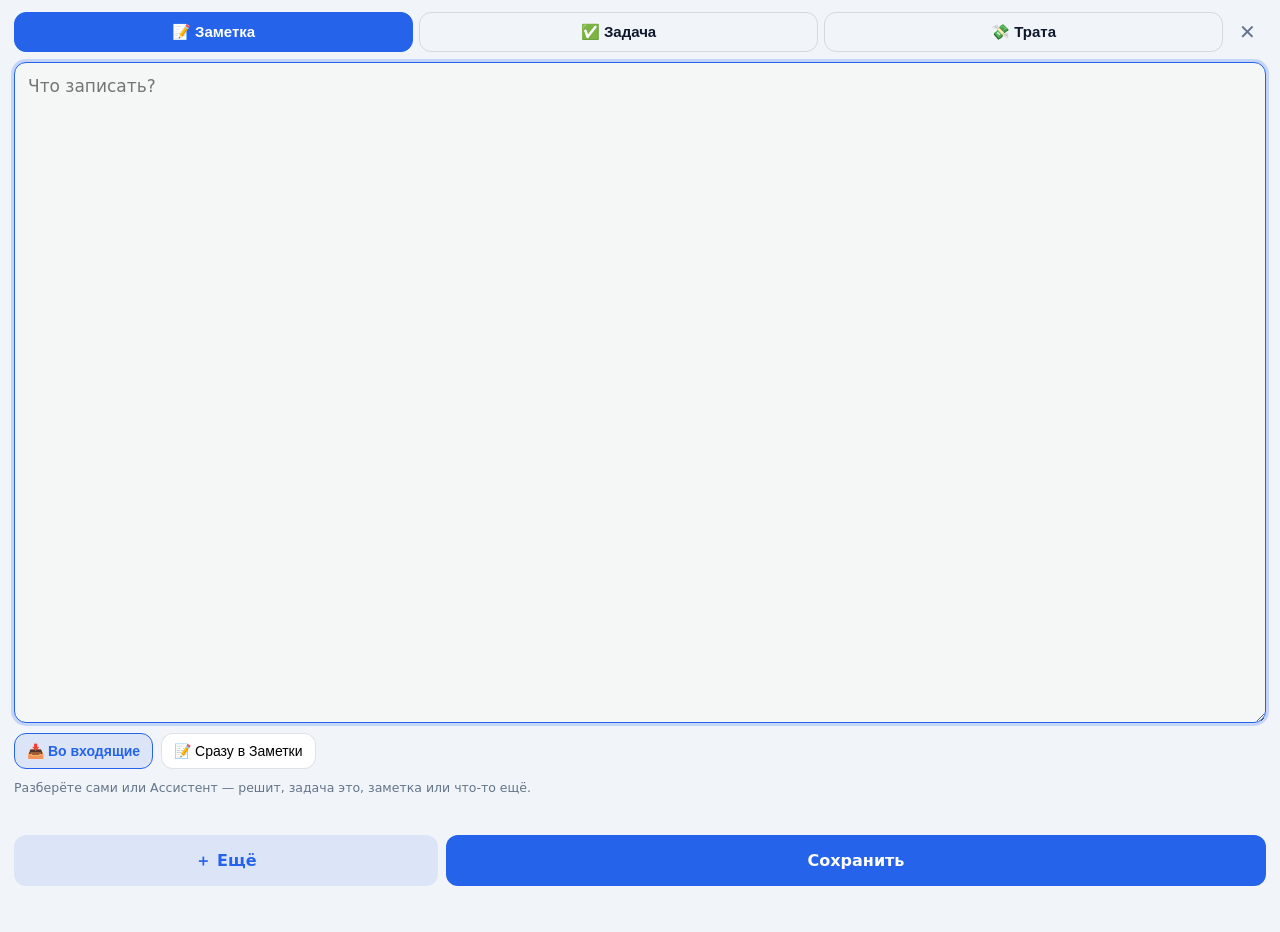
<file: app/src/main/assets/quick.html>
<!doctype html>
<html lang="ru"><head><meta charset="utf-8"><meta name="viewport" content="width=device-width, initial-scale=1, interactive-widget=resizes-content">
<title>Быстрая запись</title><link rel="stylesheet" href="app.css"><script src="app.js"></script>
<style>
body { margin: 0; }
.q { display: flex; flex-direction: column; min-height: 100vh; min-height: 100dvh; box-sizing: border-box; padding: 12px 14px 14px; gap: 10px; }
.q-tabs { display: flex; gap: 6px; align-items: center; }
.q-tab { flex: 1; border: 1px solid var(--line); background: none; color: var(--text); border-radius: 12px; padding: 10px; font-size: 15px; font-weight: 600; }
.q-tab.on { background: var(--accent); border-color: var(--accent); color: #fff; }
.q-x { border: none; background: none; color: var(--muted); font-size: 20px; padding: 6px 10px; }
.q-pane { display: flex; flex-direction: column; gap: 10px; flex: 1; min-height: 0; }
#text, #task { flex: 1; min-height: 130px; font-size: 17px; line-height: 1.4; }
.q-sub { font-size: 12.5px; color: var(--muted); }
.q-amount { display: flex; align-items: center; gap: 8px; }
.q-amount input { font-size: 34px; font-weight: 700; padding: 10px 12px; text-align: center; flex: 1; min-width: 0; }
.q-amount span { font-size: 18px; color: var(--muted); }
.q-cats { display: flex; flex-wrap: wrap; gap: 6px; overflow: auto; max-height: 34vh; }
.q-cat { border: 1px solid var(--line); background: none; color: var(--text); border-radius: 99px; padding: 8px 12px; font-size: 14px; }
.q-cat.on { background: var(--accent); border-color: var(--accent); color: #fff; }
.q-row { display: flex; gap: 8px; }
.q-row > * { flex: 1; min-width: 0; }
.q-foot { display: flex; gap: 8px; }
.q-foot .btn { padding: 14px; font-size: 16px; }
.q-foot .pri { flex: 2; }
.q-foot .sec { flex: 1; }
.q-msg { min-height: 18px; font-size: 13px; color: var(--muted); text-align: center; }
.q-msg.err { color: #dc2626; }
.hide { display: none !important; }
</style></head>
<body>
<div class="q">
  <div class="q-tabs">
    <button class="q-tab" id="t-note" type="button">📝 Заметка</button>
    <button class="q-tab" id="t-task" type="button">✅ Задача</button>
    <button class="q-tab" id="t-expense" type="button">💸 Трата</button>
    <button class="q-x" id="x" type="button" aria-label="Закрыть">✕</button>
  </div>

  <div class="q-pane" id="p-note">
    <textarea id="text" placeholder="Что записать?"></textarea>
    <div class="chips" id="dest"></div>
    <div class="q-sub" id="dest-help"></div>
  </div>

  <div class="q-pane hide" id="p-task">
    <textarea id="task" placeholder="Что сделать? Можно «завтра в 10 позвонить маме !! #личное»"></textarea>
    <div class="chips" id="due"></div>
    <div class="q-sub">Дата, время, приоритет (!!), #теги и @проект распознаются сами.</div>
  </div>

  <div class="q-pane hide" id="p-expense">
    <div class="q-amount"><input id="amount" type="text" inputmode="decimal" placeholder="0" autocomplete="off"><span id="cur"></span></div>
    <div class="q-cats" id="cats"></div>
    <input id="cat-free" type="text" class="hide" placeholder="Категория">
    <input id="note" type="text" placeholder="Заметка (необязательно)">
    <div class="q-row"><select id="acc" aria-label="Счёт"></select><select id="day" aria-label="Когда"><option value="0">Сегодня</option><option value="1">Вчера</option><option value="2">Позавчера</option></select></div>
  </div>

  <div class="q-msg" id="msg"></div>
  <div class="q-foot">
    <button class="btn sec" id="more" type="button">＋ Ещё</button>
    <button class="btn pri" id="save" type="button">Сохранить</button>
  </div>
</div>
<script>
const st = P.state(), ex = st.extra || {};
applyTheme(st.css);
let due = "";
let mode = ["expense", "task"].includes(ex.mode) ? ex.mode : "note", dest = ex.dest || "inbox", meta = ex.meta || {}, cat = "";
const DESTS = [["inbox", "📥 Во входящие", "Разберёте сами или Ассистент — решит, задача это, заметка или что-то ещё."],
               ["notes", "📝 Сразу в Заметки", "Первая строка станет названием."]];
function msg(t, bad) { const m = $("msg"); m.textContent = t || ""; m.classList.toggle("err", !!bad); }
function showMode(m) {
  mode = m;
  for (const k of ["note", "task", "expense"]) { $("t-" + k).classList.toggle("on", m === k); $("p-" + k).classList.toggle("hide", m !== k); }
  msg(ex.queued ? `В очереди ждут отправки: ${ex.queued}` : "");
  setTimeout(() => ({ note: $("text"), task: $("task"), expense: $("amount") })[m].focus(), 60);
}
function renderDest() {
  $("dest").innerHTML = DESTS.map(d => `<button class="chip ${d[0] === dest ? "on" : ""}" type="button" data-d="${d[0]}">${d[1]}</button>`).join("");
  $("dest-help").textContent = (DESTS.find(d => d[0] === dest) || [])[2] || "";
}
$("dest").onclick = e => { const b = e.target.closest("[data-d]"); if (!b) return; dest = b.dataset.d; renderDest(); P.call("set_dest", { dest }); };
function renderMeta() {
  const cats = meta.categories || [], accs = meta.accounts || [];
  $("cats").innerHTML = cats.map(c => `<button class="q-cat ${c.name === cat ? "on" : ""}" type="button" data-c="${esc(c.name)}">${esc(c.icon || "")} ${esc(c.name)}</button>`).join("");
  $("cat-free").classList.toggle("hide", cats.length > 0);
  const sel = $("acc"), keep = sel.value;
  sel.innerHTML = accs.length ? accs.map(a => `<option value="${esc(a.name)}">${esc(a.icon || "")} ${esc(a.name)}</option>`).join("") : `<option value="">Счёт по умолчанию</option>`;
  const def = accs.find(a => a.id === meta.default_account);
  if (keep && accs.some(a => a.name === keep)) sel.value = keep; else if (def) sel.value = def.name;
  $("cur").textContent = (accs.find(a => a.name === sel.value) || {}).currency || meta.base_currency || "";
}
$("acc").onchange = renderMeta;
$("cats").onclick = e => { const b = e.target.closest("[data-c]"); if (!b) return; cat = cat === b.dataset.c ? "" : b.dataset.c; renderMeta(); };
function ymd(back) { const d = new Date(Date.now() - back * 86400000); return `${d.getFullYear()}-${String(d.getMonth() + 1).padStart(2, "0")}-${String(d.getDate()).padStart(2, "0")}`; }
async function save(stay) {
  let body;
  if (mode === "note") {
    const text = $("text").value.trim();
    if (!text) { $("text").focus(); return; }
    body = { kind: "note", text, dest };
  } else if (mode === "task") {
    const text = $("task").value.trim();
    if (!text) { $("task").focus(); return; }
    body = { kind: "task", text, due };
  } else {
    const amount = parseFloat($("amount").value.replace(",", "."));
    if (!(amount > 0)) { $("amount").focus(); msg("Сколько потратили?", true); return; }
    body = { kind: "expense", amount, category: cat || $("cat-free").value.trim(), note: $("note").value.trim(), account: $("acc").value, date: ymd(+$("day").value) };
  }
  $("save").disabled = $("more").disabled = true;
  msg("Сохраняю…");
  const r = await P.call("submit", body);
  $("save").disabled = $("more").disabled = false;
  if (!r.ok) { msg(r.error || "Не получилось", true); return; }
  if (!stay) { toast(r.message || "Записано"); setTimeout(() => P.call("close"), r.queued ? 1200 : 400); return; }
  $("text").value = ""; $("task").value = ""; $("amount").value = ""; $("note").value = ""; cat = ""; renderMeta();
  msg(r.message || "Записано");
  ({ note: $("text"), task: $("task"), expense: $("amount") })[mode].focus();
}
function renderDue() {
  const D = [["", "Без срока"], [ymd(0), "Сегодня"], [ymd(-1), "Завтра"], [ymd(-7), "Через неделю"]];
  $("due").innerHTML = D.map(d => `<button class="chip ${d[0] === due ? "on" : ""}" type="button" data-due="${d[0]}">${d[1]}</button>`).join("");
}
$("due").onclick = e => { const b = e.target.closest("[data-due]"); if (!b) return; due = b.dataset.due; renderDue(); };
$("save").onclick = () => save(false);
$("more").onclick = () => save(true);
$("t-note").onclick = () => showMode("note");
$("t-task").onclick = () => showMode("task");
$("t-expense").onclick = () => showMode("expense");
$("x").onclick = () => P.call("close");
renderDest(); renderMeta(); renderDue(); showMode(mode);
P.call("meta").then(r => { if (r.ok && r.meta) { meta = r.meta; renderMeta(); } });
</script>
</body></html>
</file>
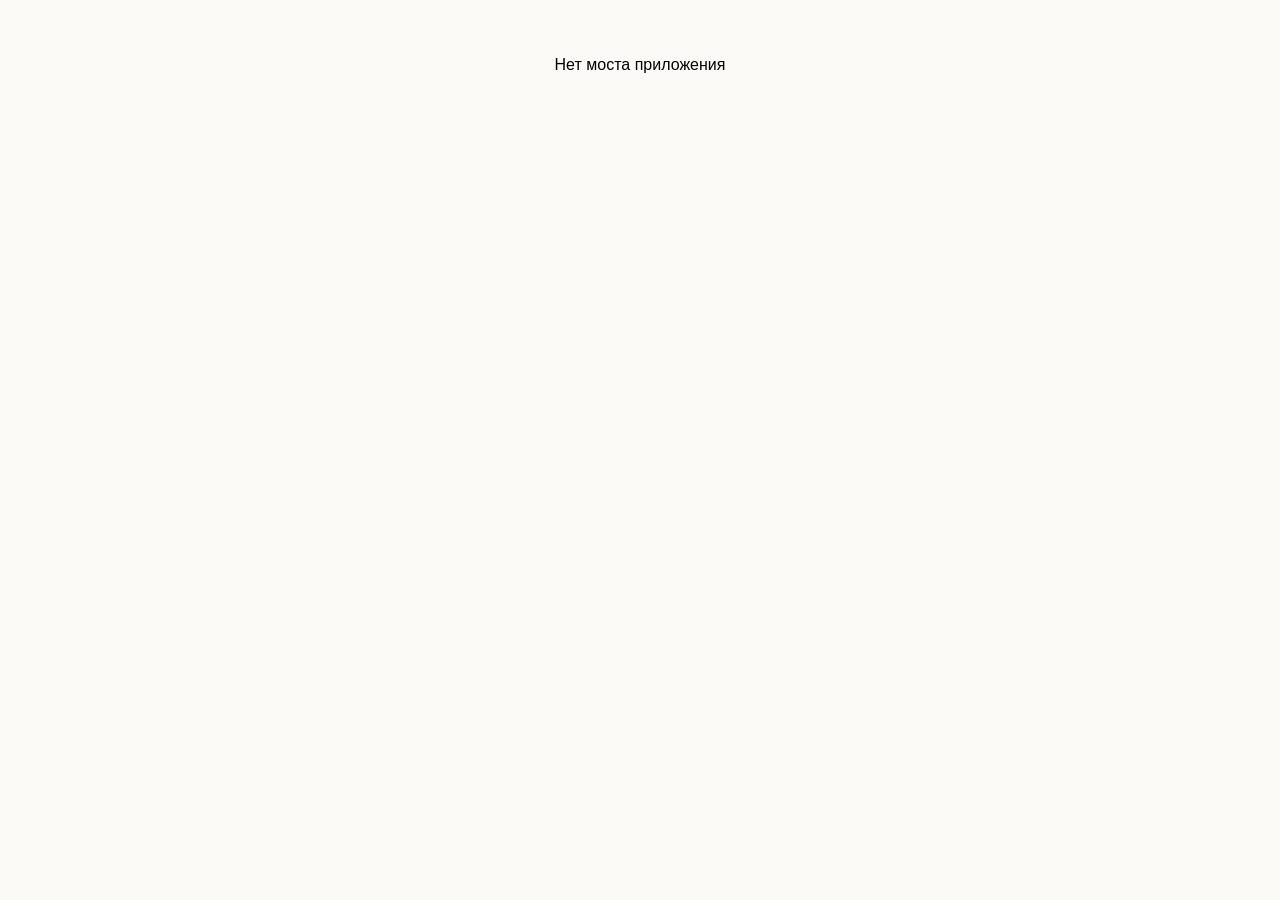
<file: app/src/main/assets/reader.html>
<!DOCTYPE html>
<html lang="ru">
<head>
<meta charset="UTF-8">
<meta name="viewport" content="width=device-width, initial-scale=1, viewport-fit=cover">
<title>Читалка</title>
<link rel="stylesheet" href="reader.css">
<style>html, body { margin: 0; height: 100%; overflow: hidden; background: #fbfaf7; }</style>
</head>
<body>
<div id="reader"></div>
<script src="app.js"></script>
<script src="reader.js"></script>
<script>
/* Читалка SWDS Pocket: тот же движок, что в веб-библиотеке, но книги — из памяти телефона. */
(function () {
  "use strict";
  var R = null, root = "", speakLang = "ru-RU";
  P.on("tts_done", function () { if (R) R.ttsDone(); });
  P.on("tts_error", function () { var t = document.getElementById("rd-toast"); if (t) { t.textContent = "Синтез речи недоступен — установите голос в настройках Android"; t.classList.add("on"); } });
  window.__rdKey = function (k) { if (R) (k === "next" ? R.next() : R.prev()); };
  window.__rdSave = function () { if (R) R.save(true); };
  P.call("lib_open").then(function (d) {
    if (!d.ok) { document.getElementById("reader").innerHTML = '<p style="padding:40px;text-align:center;font-family:sans-serif">' + esc(d.error || "Книга не найдена") + "</p>"; return; }
    root = d.root; speakLang = (d.pack.meta && d.pack.meta.lang) || "ru-RU";
    var pdfPage = function (n, w) { return P.call("pdf_page", {n: n, w: w}).then(function (r) { if (!r.ok) throw new Error(r.error); return r.url; }); };
    R = SWDSReader.start(document.getElementById("reader"), {
      book: d.book, pack: d.pack, marks: d.marks || [],
      initial: {locator: d.book.locator},
      src: {
        chapter: function (n) { return P.call("lib_chapter", {n: n}).then(function (r) { return r.html || ""; }); },
        asset: function (rel) { return root + rel; },
        saveProgress: function (p) { return P.call("lib_progress", p); },
        saveMark: function (m) { return P.call("lib_mark", m); },
        search: function (q) { return P.call("lib_search", {q: q}).then(function (r) { return r.hits || []; }); },
        pdfInfo: d.pack.kind === "pdf" ? function () { return P.call("pdf_info").then(function (r) { if (!r.ok) throw new Error(r.error); return r; }); } : null,
        pdfPage: pdfPage,
        openFile: function () { P.call("open_original"); },
        speak: function (text, onEnd, rate) { P.call("tts_speak", {text: text, rate: rate || 1, lang: speakLang}); },
        stopSpeak: function () { P.call("tts_stop"); },
        onTheme: function (bg) { if (bg) P.call("theme_bar", {color: bg}); },
        back: function () { P.call("close"); }
      }
    });
  });
})();
</script>
</body>
</html>
</file>
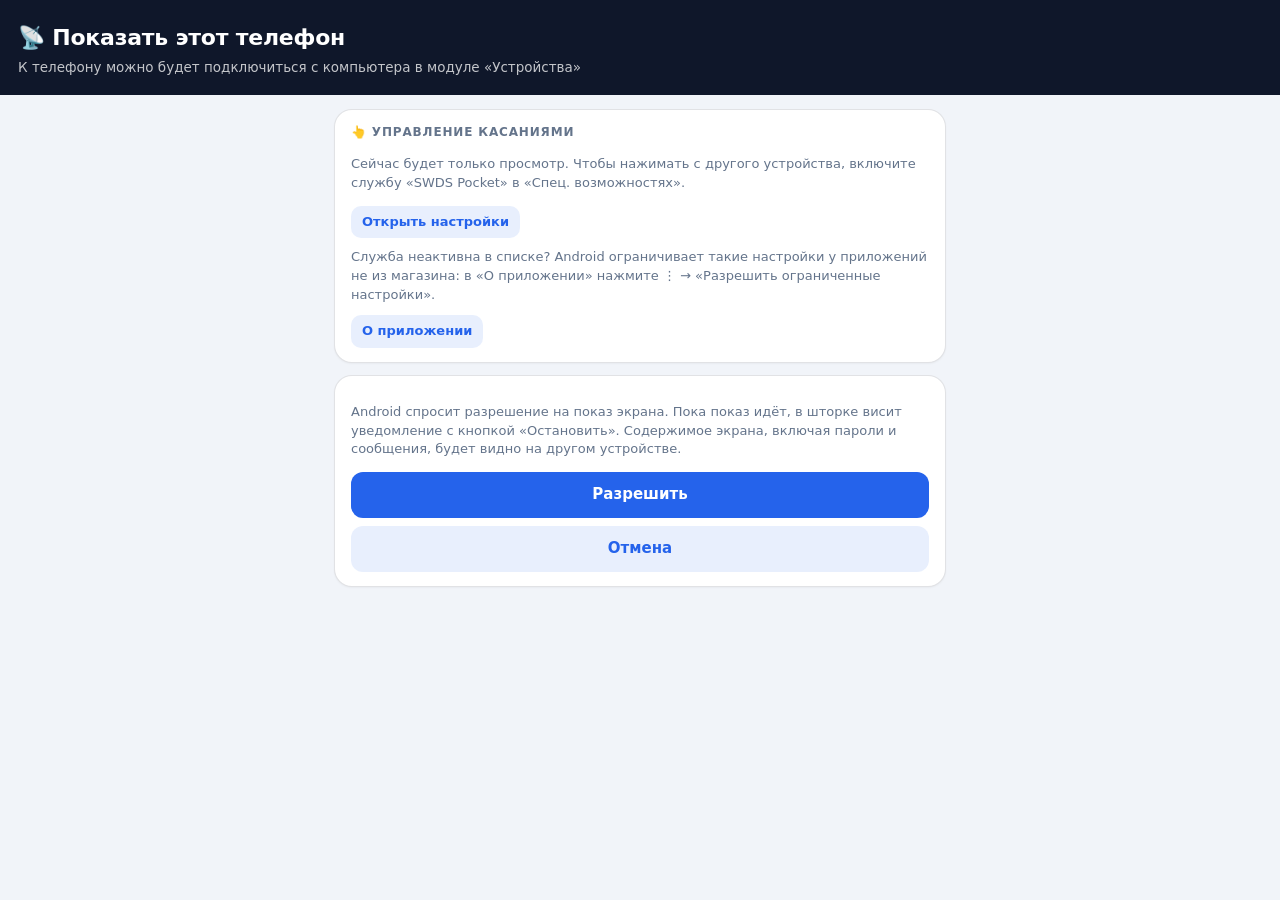
<file: app/src/main/assets/remote_host.html>
<!doctype html>
<html lang="ru"><head><meta charset="utf-8"><meta name="viewport" content="width=device-width, initial-scale=1">
<title>Подключение к телефону</title><link rel="stylesheet" href="app.css"><script src="app.js"></script></head>
<body>
<div class="top"><h1 id="h">📡 Показать этот телефон</h1><p id="sub"></p></div>
<div class="wrap">
  <div class="card" id="touch-card">
    <h2>👆 Управление касаниями</h2>
    <div id="touch-on" class="hide"><p class="muted">Включено: с другого устройства можно нажимать и печатать.</p></div>
    <div id="touch-off" class="hide">
      <p class="muted">Сейчас будет только просмотр. Чтобы нажимать с другого устройства, включите службу «SWDS Pocket» в «Спец. возможностях».</p>
      <div class="btns"><button class="btn sm" id="open-a11y">Открыть настройки</button></div>
      <p class="muted" style="margin:10px 0 0">Служба неактивна в списке? Android ограничивает такие настройки у приложений не из магазина: в «О приложении» нажмите ⋮ → «Разрешить ограниченные настройки».</p>
      <div class="btns"><button class="btn sm" id="open-app">О приложении</button></div>
    </div>
  </div>
  <div class="card">
    <p class="muted" id="what">Android спросит разрешение на показ экрана. Пока показ идёт, в шторке висит уведомление с кнопкой «Остановить». Содержимое экрана, включая пароли и сообщения, будет видно на другом устройстве.</p>
    <button class="btn pri full" id="allow">Разрешить</button>
    <button class="btn full" id="stop" style="display:none">Остановить показ</button>
    <button class="btn full" id="deny" style="margin-top:8px">Отмена</button>
    <div id="res" class="muted"></div>
  </div>
</div>
<script>
const st = P.state(), ex = st.extra || {};
applyTheme(st.css);
if (ex.sid) { $("h").textContent = "🖥 Запрос на подключение"; $("sub").textContent = `${ex.from || "Другое устройство"} хочет подключиться к этому телефону`; $("deny").textContent = "Отклонить"; }
else $("sub").textContent = "К телефону можно будет подключиться с компьютера в модуле «Устройства»";
function paint(touch, running) {
  $("touch-on").classList.toggle("hide", !touch); $("touch-off").classList.toggle("hide", !!touch);
  $("allow").style.display = running ? "none" : ""; $("stop").style.display = running ? "" : "none";
  if (running) $("what").textContent = "Экран показывается. Нажмите «Остановить», чтобы прекратить.";
}
paint(ex.touch, ex.running && !ex.sid);
$("allow").onclick = async () => {
  $("allow").disabled = true;
  const r = await P.call("allow");
  $("allow").disabled = false;
  if (!r.ok) $("res").textContent = r.error || "Не получилось";
};
$("deny").onclick = () => P.call("deny");
$("stop").onclick = async () => { await P.call("stop"); P.call("close"); };
$("open-a11y").onclick = () => P.call("touch_settings");
$("open-app").onclick = () => P.call("app_settings");
document.addEventListener("visibilitychange", async () => { if (!document.hidden) { const r = await P.call("status"); if (r.ok) paint(r.touch, r.running && !ex.sid); } });
</script>
</body></html>
</file>
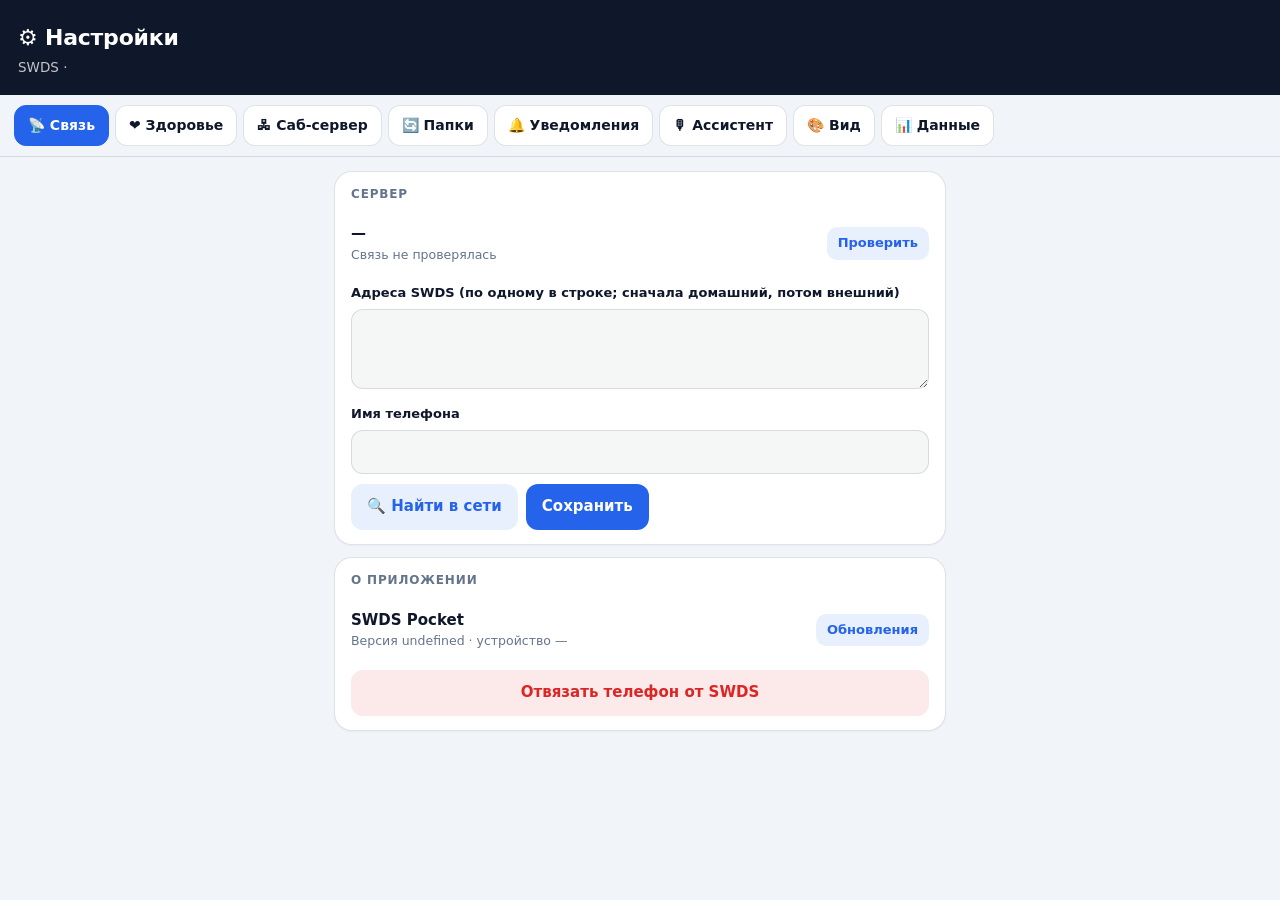
<file: app/src/main/assets/settings.html>
<!doctype html>
<html lang="ru"><head><meta charset="utf-8"><meta name="viewport" content="width=device-width, initial-scale=1">
<title>Настройки</title><link rel="stylesheet" href="app.css"><script src="app.js"></script></head>
<body>
<div class="top"><h1>⚙ Настройки</h1><p id="ver"></p></div>
<div class="sec-tabs" id="sec-tabs">
  <button data-s="link" class="on">📡 Связь</button>
  <button data-s="health">❤️ Здоровье</button>
  <button data-s="sub">🖧 Саб-сервер</button>
  <button data-s="sync">🔄 Папки</button>
  <button data-s="notify">🔔 Уведомления</button>
  <button data-s="assist">🎙 Ассистент</button>
  <button data-s="view">🎨 Вид</button>
  <button data-s="data">📊 Данные</button>
</div>
<div class="wrap">
  <div class="card" data-sec="link">
    <h2>Сервер</h2>
    <div class="row"><div class="t"><b id="srv">—</b><small id="srv-st">Связь не проверялась</small></div>
      <button class="btn sm" id="check">Проверить</button></div>
    <label class="f">Адреса SWDS (по одному в строке; сначала домашний, потом внешний)
      <textarea id="servers" autocapitalize="off" spellcheck="false" style="min-height:80px"></textarea></label>
    <label class="f">Имя телефона<input type="text" id="dname"></label>
    <div class="btns"><button class="btn" id="find-srv">🔍 Найти в сети</button><button class="btn pri" id="save-srv">Сохранить</button></div>
  </div>

  <div class="card" data-sec="sub">
    <h2>🖧 Саб-сервер на телефоне</h2>
    <p class="muted" style="margin:0 0 8px">Телефон хранит актуальные задачи, покупки, календарь, заметки и траты и работает с ними без сети.
      Всё сделанное офлайн уходит на основной SWDS при подключении; споры за одно и то же поле решает уровень сервера.</p>
    <div class="row"><div class="t"><b>Включить саб-сервер</b><small id="sub-st">—</small></div><label class="sw"><input type="checkbox" id="sub-en"><span></span></label></div>
    <label class="f">Уровень этого телефона
      <select id="sub-level"><option value="1">1 — главный: его правки важнее сервера</option><option value="2">2 — обычный (рекомендуется)</option><option value="3">3 — подчинённый: сервер всегда главнее</option></select></label>
    <label class="f">Держать на телефоне данные за, дней<input type="number" id="sub-win" min="1" max="3650"></label>
    <div class="f">Что синхронизировать<div id="sub-ds" style="display:flex;flex-wrap:wrap;gap:6px;margin-top:6px"></div></div>
    <div class="row"><div class="t"><b>Доступ из домашней сети</b><small id="sub-lan-st">Другие устройства могут открыть саб-сервер телефона по адресу и токену</small></div><label class="sw"><input type="checkbox" id="sub-lan"><span></span></label></div>
    <div class="btns"><button class="btn" id="sub-open">📴 Открыть офлайн-режим</button><button class="btn pri" id="sub-sync">🔄 Синхронизировать</button></div>
  </div>
  <div class="card" data-sec="sub">
    <h2>🎵 Музыка и видео на телефоне</h2>
    <p class="muted" style="margin:0 0 8px">В медиатеке SWDS: ⋮ → «📥 На телефон». Скачанное играет из памяти телефона — без сети и без заиканий.</p>
    <div class="row"><div class="t"><b>Сохранять то, что слушаю</b><small>Трек, который играл больше 30 секунд, сам сохраняется на телефон</small></div><label class="sw"><input type="checkbox" id="m-auto"><span></span></label></div>
    <label class="f">Сколько места можно занять, МБ<input type="number" id="m-mb" min="100" step="100"></label>
    <div class="row"><div class="t"><b id="m-count">—</b><small>Самое давнее удаляется первым, когда место кончается</small></div></div>
  </div>

  <div class="card" data-sec="health">
    <h2>❤️ Health Connect → «Браслет»</h2>
    <p class="muted" style="margin:0 0 8px">Шаги, пульс, сон, тренировки, SpO₂, вес и всё остальное, что пишет Mi Fitness
      (Xiaomi Smart Band 10 Pro) или другое приложение, уходит в модуль «Браслет» на вашем SWDS.</p>
    <div class="row"><div class="t"><b>Health Connect</b><small id="hc-st">—</small></div>
      <button class="btn sm" id="hc-open">Открыть</button></div>
    <div class="row"><div class="t"><b>Доступ к данным</b><small id="hc-perm">—</small></div>
      <button class="btn sm pri" id="hc-req">Разрешить</button></div>
    <div class="row"><div class="t"><b>Читать в фоне и историю</b><small id="hc-bg">Чтобы данные приходили сами, даже если приложение закрыто, и чтобы загрузить больше 30 дней истории</small></div>
      <button class="btn sm" id="hc-extra">Разрешить</button></div>
    <div class="row"><div class="t"><b>Синхронизировать автоматически</b><small>Каждые 15–30 минут и при открытии приложения</small></div>
      <label class="sw"><input type="checkbox" id="hc-on"><span></span></label></div>
    <div class="row"><div class="t"><b>Последняя синхронизация</b><small id="hc-last">—</small></div>
      <button class="btn sm" id="hc-sync">⟳ Сейчас</button></div>
    <div id="hc-today"></div>
    <details style="margin-top:8px"><summary class="muted">Какие данные разрешены</summary><div id="hc-types" style="margin-top:6px"></div></details>
    <div class="btns"><button class="btn sm" id="hc-full">Загрузить историю заново</button>
      <button class="btn sm" id="hc-web">Открыть «Браслет» в SWDS</button></div>
  </div>
  <div class="card" data-sec="health">
    <h2>Как подключить Mi Band 10 Pro</h2>
    <ol class="muted" style="padding-left:18px;margin:0">
      <li>Mi Fitness → Профиль → «Сторонние приложения» → Health Connect → включите всё.</li>
      <li>Здесь нажмите «Разрешить» и отметьте все пункты, потом «Читать в фоне».</li>
      <li>Добавьте на рабочий стол виджет «SWDS · здоровье» — кольцо шагов, сон и пульс, работает и без связи.</li>
    </ol>
  </div>

  <div class="card" data-sec="notify">
    <h2>Уведомления</h2>
    <div class="row"><div class="t"><b>Мгновенная доставка</b><small>Постоянное соединение с сервером. Без него уведомления приходят раз в 15 минут.</small></div>
      <label class="sw"><input type="checkbox" id="push"><span></span></label></div>
    <div class="row"><div class="t"><b>Разрешение на уведомления</b><small id="perm-n"></small></div>
      <button class="btn sm" id="nperm">Настроить</button></div>
    <div class="row"><div class="t"><b>Работа в фоне</b><small id="perm-b">Чтобы Android не усыплял соединение</small></div>
      <button class="btn sm" id="batt">Разрешить</button></div>
    <div class="btns"><button class="btn sm" id="test">🧪 Тестовое уведомление</button></div>
  </div>

  <div class="card" data-sec="notify">
    <h2>📲 Лента уведомлений → SWDS</h2>
    <div class="row"><div class="t"><b>Собирать уведомления телефона</b><small>Банк, SMS, мессенджеры — копятся в ленте устройства на сервере.
      Модули (например, кошелёк) смогут их разбирать.</small></div>
      <label class="sw"><input type="checkbox" id="feed"><span></span></label></div>
    <div class="row"><div class="t"><b>Доступ к уведомлениям</b><small id="feed-acc">—</small></div>
      <button class="btn sm" id="feed-acc-btn">Открыть</button></div>
    <div class="row"><div class="t"><b>Очередь</b><small id="feed-st">—</small></div>
      <button class="btn sm" id="feed-flush">Отправить</button></div>
    <label class="f">Какие приложения
      <select id="feed-mode"><option value="except">Все, кроме отмеченных</option><option value="only">Только отмеченные</option></select></label>
    <button class="btn sm" id="feed-apps-btn">Выбрать приложения (<span id="feed-n">0</span>)</button>
    <div id="feed-apps" class="hide" style="max-height:340px;overflow:auto;margin-top:8px"></div>
  </div>

  <div class="card" data-sec="assist">
    <h2>🎙 Ассистент</h2>
    <div class="row"><div class="t"><b>Ассистент по долгому нажатию «Домой»</b><small>Выберите SWDS в «Цифровой помощник» / «Помощник и голосовой ввод»</small></div>
      <button class="btn sm" id="as-def">Настроить</button></div>
    <div class="row"><div class="t"><b>Слушать сразу при открытии</b></div>
      <label class="sw"><input type="checkbox" id="as-auto"><span></span></label></div>
    <div class="row"><div class="t"><b>Отвечать голосом</b></div>
      <label class="sw"><input type="checkbox" id="as-speak"><span></span></label></div>
    <label class="f">Распознавание речи
      <select id="as-engine"><option value="phone">Телефон (быстро, нужен Google)</option><option value="server">Сервер SWDS (Vosk, без Google)</option></select></label>
    <label class="f">Голос ответа
      <select id="as-voice"><option value="phone">Голос телефона</option><option value="server">Голос SWDS (как у колонки)</option></select></label>
    <div class="btns"><button class="btn sm" id="as-open">🎙 Открыть ассистента</button></div>
  </div>

  <div class="card" data-sec="view">
    <h2>🎨 Вид и медиа</h2>
    <label class="f" id="wc-l">Цвета виджетов
      <select id="wc"><option value="swds">Тема SWDS</option><option value="wallpaper">Цвета обоев (Material You)</option></select></label>
    <div class="row"><div class="t"><b>Что играет на компьютере</b><small>Медиа-уведомление с кнопками ⏮ ⏯ ⏭, когда музыка играет на ПК</small></div>
      <label class="sw"><input type="checkbox" id="rmedia"><span></span></label></div>
  </div>

  <div class="card" data-sec="data">
    <h2>⚡ Быстрая запись</h2>
    <p class="muted">Заметка или трата с виджета «SWDS · быстрая запись» и из меню значка приложения. Без связи запись подождёт в очереди.</p>
    <div class="chips" id="quick-dest"></div>
    <p class="muted" id="quick-help" style="margin:8px 0 0"></p>
    <div class="btns" style="margin-top:10px"><button class="btn sm" id="quick-note">📝 Заметка</button><button class="btn sm" id="quick-money">💸 Трата</button></div>
  </div>
  <div class="card" data-sec="data">
    <h2>📴 Без связи</h2>
    <div class="row"><div class="t"><b>Хранить данные на телефоне</b><small>Задачи, заметки, календарь, привычки и сводка «Сегодня» — смотреть и править без связи с SWDS</small></div>
      <label class="sw"><input type="checkbox" id="off-on"><span></span></label></div>
    <div class="row"><div class="t"><b>Снимок данных</b><small id="off-st">—</small></div>
      <button class="btn sm" id="off-fetch">⟳ Обновить</button><button class="btn sm" id="off-open">Открыть</button></div>
    <div class="row"><div class="t"><b>Очередь отправки</b><small id="q-st">—</small></div>
      <button class="btn sm" id="q-flush">Отправить</button><button class="btn sm danger" id="q-clear">✕</button></div>
  </div>

  <div class="card" data-sec="data">
    <h2>Что телефон сообщает серверу</h2>
    <div class="row"><div class="t"><b>Заряд, зарядка, Wi-Fi</b><small>События для автоматизаций: «мало заряда», «пришёл домой (Wi-Fi)», «поставил на зарядку»</small></div>
      <label class="sw"><input type="checkbox" id="rdev"><span></span></label></div>
    <div class="row"><div class="t"><b>Местоположение</b><small id="loc-st">Для модуля «Геолокация» и зон. Нужен доступ к геоданным.</small></div>
      <label class="sw"><input type="checkbox" id="rloc"><span></span></label></div>
    <div class="row"><div class="t"><b>Записывать маршруты и места</b><small>Для «Карты передвижений» в SWDS и журнала «Мои места» на телефоне: подробный GPS-трек или только места, где вы были. Копится и без связи. Нужен доступ «всегда».</small></div>
      <label class="sw"><input type="checkbox" id="rtrack"><span></span></label></div>
    <div class="row trk"><div class="t"><b>Что записывать</b><small id="tm-hint"></small></div>
      <select id="rtrack-mode" style="max-width:150px"><option value="route">маршрут</option><option value="places">только места</option></select></div>
    <div class="row trk" id="plc-row"><div class="t"><b>Отметка места</b><small>Пока вы на месте — одна запись «с … до …». Работает без связи с сервером</small></div>
      <select id="rplaces-int" style="max-width:150px"><option value="2">раз в 2 мин</option><option value="5">раз в 5 мин</option><option value="10">раз в 10 мин</option><option value="15">раз в 15 мин</option><option value="30">раз в 30 мин</option><option value="60">раз в час</option><option value="120">раз в 2 часа</option></select></div>
    <div class="row trk" id="trk-row"><div class="t"><b>Точка маршрута</b><small>Чаще — подробнее трек, реже — меньше расход заряда</small></div>
      <select id="rtrack-int" style="max-width:150px"><option value="10">раз в 10 с</option><option value="20">раз в 20 с</option><option value="30">раз в 30 с</option><option value="60">раз в минуту</option><option value="120">раз в 2 мин</option></select></div>
    <div class="row"><div class="t"><b>⏱ Экранное время</b><small id="st-st">Сколько минут в каких приложениях → «Куда ушло время» на компьютере. Нужен «Доступ к истории использования».</small></div>
      <label class="sw"><input type="checkbox" id="rscreen"><span></span></label></div>
    <div class="btns"><button class="btn sm" id="bgloc">Доступ «всегда» (для фона)</button><button class="btn sm" id="rep">Отправить сейчас</button><button class="btn sm" id="open-places">📍 Мои места</button></div>
  </div>
  <div class="card" data-sec="data">
    <h2>Личное</h2>
    <div class="row"><div class="t"><b>🔐 Пароли</b><small>Поиск по хранилищу SWDS, отпечаток, автозаполнение в приложениях</small></div><button class="btn sm" id="open-pass">Открыть</button></div>
    <div class="row"><div class="t"><b>📷 Режим камеры</b><small>Старый телефон → камера для «Камер» SWDS: живое видео, движение, охрана. Поставьте на зарядку и нажмите «Начать».</small></div><button class="btn sm pri" id="open-cam">Начать</button></div>
    <div class="row hide" id="cam-name-row"><div class="t"><b>Название камеры</b></div><input type="text" id="cam-name" style="max-width:170px" placeholder="Прихожая"></div>
    <div class="row"><div class="t"><b>🕹 Игры телефона</b><small id="games-st">Список игр и время в них → модуль «Игры»</small></div><button class="btn sm" id="open-games">Открыть</button></div>
  </div>

  <div class="card" data-sec="sync">
    <h2>Файлы</h2>
    <div class="row"><div class="t"><b>Принимать файлы с компьютера</b><small>Всё из папки «Телефон/На телефон» скачивается в Загрузки/SWDS</small></div>
      <label class="sw"><input type="checkbox" id="rfiles"><span></span></label></div>
    <div class="row hide" id="stor-row"><div class="t"><b>Доступ к памяти</b><small>Нужен на Android 9 и старше для папки Загрузки/SWDS</small></div>
      <button class="btn sm" id="stor">Разрешить</button></div>
  </div>

  <div class="card" data-sec="sync">
    <h2>Папки компьютера</h2>
    <p class="muted" style="margin:0 0 6px">Папки, которые открыты для синхронизации в SWDS («Телефон» → «Синхронизация»). Подключите к ним папку этого телефона: у других устройств может быть своя, файлы дойдут через компьютер.</p>
    <div id="sf-list"></div>
  </div>

  <div class="card" data-sec="sync">
    <h2>Синхронизируются сейчас</h2>
    <div id="rules"></div>
    <div class="card hide" id="newrule" style="margin-top:10px;background:var(--bg)">
      <b id="nr-name"></b>
      <label class="f">Как синхронизировать</label>
      <div class="chips" id="nr-mode"></div>
      <small class="muted" id="nr-mode-help" style="display:block;margin:-2px 0 8px"></small>
      <label class="f">Папка на компьютере</label>
      <div class="chips" id="nr-dest"></div>
      <label class="f" id="nr-path-l">Подпапка<input type="text" id="nr-path"></label>
      <div class="row" id="nr-new-row"><div class="t"><b>Только новые файлы</b><small>Иначе отправятся и все уже лежащие в папке</small></div>
        <label class="sw"><input type="checkbox" id="nr-new" checked><span></span></label></div>
      <div class="row"><div class="t"><b>Только по Wi-Fi</b><small>Не тратить мобильный интернет</small></div>
        <label class="sw"><input type="checkbox" id="nr-wifi"><span></span></label></div>
      <div class="row"><div class="t"><b>Только на зарядке</b></div>
        <label class="sw"><input type="checkbox" id="nr-charge"><span></span></label></div>
      <div id="nr-warn"></div>
      <div class="btns"><button class="btn pri" id="nr-ok">Добавить</button><button class="btn" id="nr-cancel">Отмена</button></div>
    </div>
    <div class="btns"><button class="btn sm" id="addrule">＋ Добавить папку (например, Камера или Скриншоты)</button>
      <button class="btn sm" id="syncnow">⟳ Синхронизировать</button></div>
  </div>

  <div class="card" data-sec="view">
    <h2>Плитка в шторке</h2>
    <label class="f">Что делает плитка «SWDS»<select id="tile"></select></label>
    <p class="muted">Добавьте плитку: опустите шторку → ✏️ → перетащите «SWDS». Быстрые действия настраиваются в SWDS на странице «Телефон».</p>
  </div>

  <div class="card" data-sec="link">
    <h2>О приложении</h2>
    <div class="row"><div class="t"><b>SWDS Pocket</b><small id="ver2"></small></div>
      <button class="btn sm" id="upd">Обновления</button></div>
    <div class="btns"><button class="btn danger full" id="unpair">Отвязать телефон от SWDS</button></div>
  </div>
</div>
<script>
let st = P.state();
const hello = st.hello || {};
function render() {
  st = P.state();
  $("ver").textContent = (st.server_name || "SWDS") + " · " + (st.active_server || "");
  $("ver2").textContent = "Версия " + st.version + " · устройство " + (st.device_id || "—");
  $("srv").textContent = st.active_server || "—";
  $("servers").value = (st.servers || []).join("\n");
  $("dname").value = st.device_name || "";
  $("push").checked = !!st.persistent_push;
  $("rdev").checked = !!st.report_device;
  $("rscreen").checked = !!st.screen_time_enabled;
  $("st-st").innerHTML = st.screen_time_enabled ? ((st.perms || {}).usage ? '<span class="pill ok">включено</span> — раз в полчаса уходит на сервер' : '<span class="pill warn">нет доступа к истории использования</span> — нажмите переключатель ещё раз')
    : "Сколько минут в каких приложениях → «Куда ушло время» на компьютере. Нужен «Доступ к истории использования».";
  $("cam-name").value = st.camera_name || st.device_name || ""; $("cam-name-row").classList.remove("hide");
  $("rloc").checked = !!st.report_location;
  $("rtrack").checked = !!st.track_routes;
  $("rtrack-int").value = String(st.track_interval || 20);
  const places = st.track_mode === "places";
  $("rtrack-mode").value = places ? "places" : "route"; $("rplaces-int").value = String(st.places_interval || 10);
  document.querySelectorAll(".trk").forEach(r => r.classList.toggle("hide", !st.track_routes));
  $("trk-row").classList.toggle("hide", !st.track_routes || places); $("plc-row").classList.toggle("hide", !st.track_routes || !places);
  $("tm-hint").textContent = places ? "Редкие отметки и стоянки «с … до …» — экономит заряд" : "Подробный GPS-трек: каждая улица на карте";
  $("games-st").textContent = st.games_enabled ? "Включено: игры и время уходят в «Игры» SWDS" : "Список игр и время в них → модуль «Игры»";
  $("rfiles").checked = !!st.receive_files;
  const pm = st.perms || {};
  $("perm-n").innerHTML = pm.notifications ? '<span class="pill ok">разрешены</span>' : '<span class="pill warn">запрещены — уведомления не будут видны</span>';
  $("perm-b").innerHTML = pm.battery ? '<span class="pill ok">без ограничений</span>' : 'Android может усыплять соединение — <span class="pill warn">ограничено</span>';
  $("loc-st").innerHTML = pm.location ? (pm.background_location ? '<span class="pill ok">доступ всегда</span>' : '<span class="pill">только когда приложение открыто</span>')
    : "Для модуля «Геолокация» и зон. Нужен доступ к геоданным.";
  $("stor-row").classList.toggle("hide", !!pm.storage);
  renderRules(); renderFolders(); renderTile();
}
// ── разделы ──
function showSection(k) {
  document.querySelectorAll("#sec-tabs button").forEach(b => b.classList.toggle("on", b.dataset.s === k));
  document.querySelectorAll("[data-sec]").forEach(c => c.classList.toggle("hide", c.dataset.sec !== k));
  try { localStorage.setItem("set.sec", k); } catch (e) { /* */ }
  window.scrollTo(0, 0);
}
document.querySelectorAll("#sec-tabs button").forEach(b => b.onclick = () => showSection(b.dataset.s));
function renderFolders() {
  const list = (hello.places || []).filter(p => p.sync);
  const rules = st.sync_rules || [];
  $("sf-list").innerHTML = list.length ? list.map(p => {
    const used = rules.find(r => r.dest === p.key);
    return `<div class="row"><div class="t"><b>${esc(p.icon || "🔄")} ${esc(p.name)}</b>
      <small>${used ? "Подключена: на телефоне «" + esc(used.name) + "»" : "Не подключена на этом телефоне"}</small></div>
      ${used ? '<span class="pill ok">✓</span>' : `<button class="btn sm pri" data-conn="${esc(p.key)}">Подключить</button>`}</div>`;
  }).join("") : '<p class="muted">Пока нет. Заведите папку в SWDS: «Телефон» → «Синхронизация» → «＋ Папка». Можно и без этого: кнопка ниже синхронизирует с общей папкой.</p>';
  document.querySelectorAll("[data-conn]").forEach(b => b.onclick = () => startRule(b.dataset.conn));
}
function places() {
  const pl = (hello.places || []).filter(p => p.key !== "shared");
  return [{ key: "shared", name: "Общая папка", icon: "📱" }, { key: "auto", name: "Разложить само", icon: "🪄" }]
    .concat(pl.filter(p => p.sync), pl.filter(p => !p.sync));
}
function placeName(k) { const p = places().find(x => x.key === k); return p ? p.icon + " " + p.name : k; }
const MODES = {
  two_way: ["⇅", "В обе стороны", "Как Syncthing: изменения, новые и удалённые файлы переносятся в обе стороны. Удалённое не пропадает: на компьютере оно в «.swds-versions», на телефоне — в «.swds-trash» (30 дней)."],
  upload: ["⬆", "Только на компьютер", "Резервная копия: новые и изменённые файлы уходят на компьютер, на телефоне ничего не меняется и не удаляется."],
  download: ["⬇", "Только на телефон", "Файлы с компьютера скачиваются на телефон. Удаления не переносятся."],
};
function ruleDir(r) {
  if (r.dest === "auto") return "🪄 разложить само";
  if (String(r.dest).startsWith("sf:")) return placeName(r.dest);
  return placeName(r.dest) + " / " + (r.dest === "shared" ? (r.path || "С телефона/" + r.name) : (r.path || ""));
}
function renderRules() {
  const rules = st.sync_rules || [];
  $("rules").innerHTML = rules.length ? rules.map(r => { const m = MODES[r.dest === "auto" ? "upload" : (r.mode || "upload")];
    const bad = r.status && r.status !== "ok";
    return `<div class="row"><div class="t"><b>📁 ${esc(r.name)} <span class="pill">${m[0]} ${esc(m[1])}</span></b>
    <small>${esc(ruleDir(r))}${r.wifi_only ? " · 📶 Wi-Fi" : ""}${r.charging_only ? " · 🔌 зарядка" : ""}</small>
    <small>${r.last_sync ? "Последняя: " + new Date(r.last_sync).toLocaleString("ru-RU") : "Ещё не запускалась"}${r.last_text ? " · " + esc(r.last_text) : ""}
      ${bad ? `<br><span class="pill warn">${esc(r.status)}</span> ${esc(r.last_error || "")}` : ""}</small></div>
    <label class="sw"><input type="checkbox" data-en="${r.id}" ${r.enabled !== false ? "checked" : ""}><span></span></label>
    <button class="btn sm danger" data-del="${r.id}">✕</button></div>`; }).join("")
    : '<p class="muted">Пока нет. Новые фото, скриншоты или документы из выбранной папки будут сами уходить на компьютер.</p>';
  document.querySelectorAll("[data-en]").forEach(i => i.onchange = async () => { await P.call("rule_update", { id: i.dataset.en, enabled: i.checked }); });
  document.querySelectorAll("[data-del]").forEach(b => b.onclick = async () => {
    if (!confirm("Убрать синхронизацию этой папки?")) return;
    await P.call("rule_update", { id: b.dataset.del, delete: true }); render();
  });
}
function renderTile() {
  const q = hello.quick || [];
  const cur = st.tile_command;
  $("tile").innerHTML = `<option value="-1">⚡ Показать список быстрых действий</option>` +
    `<option value="-2" ${cur && cur.assist ? "selected" : ""}>🎙 Ассистент</option>` +
    q.map((x, i) => `<option value="${i}" ${cur && cur.command === x.command && JSON.stringify(cur.args || {}) === JSON.stringify(x.args || {}) ? "selected" : ""}>${esc((x.icon || "") + " " + (x.title || x.command))}</option>`).join("");
}
$("tile").onchange = async () => {
  const i = +$("tile").value;
  await P.call("save", { tile: i === -2 ? { assist: true, title: "Ассистент" } : i < 0 ? null : (hello.quick || [])[i] });
  toast("Плитка обновлена");
};
$("check").onclick = async () => {
  $("srv-st").textContent = "⏳ Проверяю…";
  const r = await P.call("check");
  $("srv-st").innerHTML = r.ok ? `<span class="pill ok">на связи</span> ${r.ms} мс · ${esc(r.user || "")}` : `<span class="pill warn">нет связи</span> ${esc(r.error)}`;
  render();
};
$("find-srv").onclick = async () => {
  const b = $("find-srv"); b.disabled = true; b.textContent = "⏳ Ищу…";
  const r = await P.call("discover");
  b.disabled = false; b.textContent = "🔍 Найти в сети";
  const mine = (r.servers || []).filter(x => !st.server_id || !x.id || x.id === st.server_id);
  if (!mine.length) return toast("SWDS в этой сети не найден");
  const cur = $("servers").value.split(/\n+/).map(x => x.trim()).filter(Boolean);
  const add = mine.flatMap(x => x.urls).filter(u => !cur.includes(u));
  if (!add.length) return toast("Адреса уже в списке");
  $("servers").value = add.concat(cur).join("\n");
  toast("Найдено: " + add.length + " — нажмите «Сохранить»");
};
$("save-srv").onclick = async () => {
  const servers = $("servers").value.split(/\n+/).map(s => s.trim()).filter(Boolean)
    .map(s => /^https?:\/\//.test(s) ? s : "http://" + s);
  const r = await P.call("save", { servers, device_name: $("dname").value });
  toast(r.ok ? "Сохранено" : r.error); render();
};
$("push").onchange = () => P.call("save", { persistent_push: $("push").checked });
$("rdev").onchange = () => P.call("save", { report_device: $("rdev").checked });
$("rscreen").onchange = async () => {
  const on = $("rscreen").checked;
  if (on && !((st.perms || {}).usage)) { toast("Найдите SWDS в списке и разрешите доступ, затем вернитесь"); P.call("usage_access"); }
  await P.call("save", { screen_time_enabled: on }); render();
};
$("open-cam").onclick = () => P.call("open_camera");
// ── саб-сервер ──
const SUB_DS = [["tasks", "✅ Задачи"], ["shopping", "🛒 Покупки"], ["calendar", "📅 Календарь"], ["notes", "📝 Заметки"], ["wallet", "💳 Траты"]];
function renderSub() {
  $("sub-en").checked = !!st.sub_enabled; $("sub-level").value = String(st.sub_level || 2); $("sub-win").value = st.sub_window || 30;
  const on = new Set(st.sub_datasets || []);
  $("sub-ds").innerHTML = SUB_DS.map(([k, l]) => `<label class="chip"><input type="checkbox" data-sds="${k}"${on.has(k) ? " checked" : ""}> ${l}</label>`).join("");
  $("sub-lan").checked = !!st.sub_lan;
  $("sub-lan-st").textContent = st.sub_lan ? `http://<IP телефона>:${st.sub_port}/app/index.html?token=${st.sub_token}` : "Другие устройства могут открыть саб-сервер телефона по адресу и токену";
  $("m-auto").checked = st.media_auto_cache !== false; $("m-mb").value = st.media_cache_mb || 2048;
  P.call("sub_state").then(r => {
    const x = r || {};
    $("sub-st").textContent = !st.sub_enabled ? "Выключен — без сети откроется простой офлайн-экран" :
      (x.server_online ? "🟢 " + (x.server_name || "сервер на связи") : "⚪ основной сервер не на связи") + (x.last_sync ? " · синхр. " + new Date(x.last_sync * 1000).toLocaleString("ru-RU") : " · ещё не синхронизировался") + (x.dirty ? ` · не отправлено: ${x.dirty}` : "") + (x.error ? " · ⚠ " + x.error : "");
    $("m-count").textContent = `На телефоне: ${x.media || 0} файлов`;
  }).catch(() => {});
}
const subSave = (o) => P.call("save", o).then(() => { st = P.state(); renderSub(); });
$("sub-en").onchange = () => subSave({ sub_enabled: $("sub-en").checked });
$("sub-level").onchange = () => subSave({ sub_level: +$("sub-level").value });
$("sub-win").onchange = () => subSave({ sub_window: +$("sub-win").value });
$("sub-ds").onchange = () => subSave({ sub_datasets: [...document.querySelectorAll("[data-sds]:checked")].map(x => x.dataset.sds) });
$("sub-lan").onchange = () => subSave({ sub_lan: $("sub-lan").checked });
$("m-auto").onchange = () => subSave({ media_auto_cache: $("m-auto").checked });
$("m-mb").onchange = () => subSave({ media_cache_mb: +$("m-mb").value });
$("sub-sync").onclick = () => { toast("🔄 Синхронизирую…"); P.call("sub_sync"); setTimeout(renderSub, 5000); };
$("sub-open").onclick = () => P.call("sub_open");
renderSub();
$("cam-name").onchange = () => P.call("save", { camera_name: $("cam-name").value });
$("rfiles").onchange = () => P.call("save", { receive_files: $("rfiles").checked });
$("rloc").onchange = async () => {
  if ($("rloc").checked) {
    const r = await P.call("permission", { what: "location" });
    if (!r.granted) { $("rloc").checked = false; return toast("Нет доступа к геоданным"); }
  }
  await P.call("save", { report_location: $("rloc").checked }); render();
};
$("rtrack").onchange = async () => {
  if ($("rtrack").checked) {
    const r = await P.call("permission", { what: "location" });
    if (!r.granted) { $("rtrack").checked = false; return toast("Нет доступа к геоданным"); }
    const b = await P.call("permission", { what: "background_location" });
    if (!b.granted) toast("Для записи в фоне выберите «Разрешить всегда» — иначе трек пишется, только пока приложение открыто");
  }
  await P.call("save", { track_routes: $("rtrack").checked }); render();
};
$("rtrack-mode").onchange = async () => { await P.call("save", { track_mode: $("rtrack-mode").value }); render(); };
$("rplaces-int").onchange = async () => { await P.call("save", { places_interval: +$("rplaces-int").value }); toast("Сохранено"); };
$("open-places").onclick = () => P.call("open_places");
$("open-pass").onclick = () => P.call("open_passwords");
$("open-games").onclick = () => P.call("open_games");
$("rtrack-int").onchange = async () => { await P.call("save", { track_interval: +$("rtrack-int").value }); toast("Сохранено"); };
$("bgloc").onclick = async () => {
  const r = await P.call("permission", { what: "location" });
  if (!r.granted) return toast("Сначала разрешите доступ к геоданным");
  const b = await P.call("permission", { what: "background_location" });
  if (!b.granted) { toast("Выберите «Разрешить всегда»"); P.call("app_settings"); }
  render();
};
$("rep").onclick = async () => { const r = await P.call("report_now"); toast(r.ok ? "Отправлено" : r.error); };
$("nperm").onclick = async () => {
  const r = await P.call("permission", { what: "notifications" });
  if (r.granted) P.call("notif_settings");
  render();
};
$("batt").onclick = () => P.call("battery_opt");
$("test").onclick = () => P.call("test_notify");
$("stor").onclick = async () => { await P.call("permission", { what: "storage" }); render(); };
$("upd").onclick = () => P.call("open_url", { url: "https://github.com/SkyWige/SWDS-Pocket/releases/latest" });
$("unpair").onclick = async () => { if (confirm("Отвязать телефон? Уведомления перестанут приходить.")) await P.call("unpair"); };
$("syncnow").onclick = async () => { await P.call("sync_now", { what: "folders" }); toast("Синхронизация запущена"); };

let pending = null, dest = "shared", mode = "two_way";
function drawMode() {
  const modes = dest === "auto" ? ["upload"] : Object.keys(MODES);
  if (!modes.includes(mode)) mode = modes[0];
  $("nr-mode").innerHTML = modes.map(k => `<div class="chip ${k === mode ? "on" : ""}" data-m="${k}">${MODES[k][0]} ${esc(MODES[k][1])}</div>`).join("");
  document.querySelectorAll("#nr-mode .chip").forEach(c => c.onclick = () => { mode = c.dataset.m; drawMode(); });
  $("nr-mode-help").textContent = MODES[mode][2];
  $("nr-new-row").classList.toggle("hide", mode !== "upload");
  $("nr-warn").innerHTML = pending && pending.writable === false && mode !== "upload"
    ? '<p class="err">Android не дал права записи в эту папку — для этого режима выберите папку в своей памяти (не системную).</p>' : "";
}
const pathFor = (k, name) => k === "shared" ? "С телефона/" + name : (k === "auto" || k.startsWith("sf:")) ? "" : name;
async function startRule(key) {
  const r = await P.call("pick_folder");
  if (!r.ok) return;
  pending = r; dest = key || "shared"; mode = r.writable === false ? "upload" : "two_way";
  $("nr-name").textContent = "📁 " + r.name;
  $("nr-path").value = pathFor(dest, r.name);
  drawDest(); drawMode();
  $("newrule").classList.remove("hide");
  $("newrule").scrollIntoView({ behavior: "smooth", block: "center" });
}
$("addrule").onclick = () => startRule();
function drawDest() {
  $("nr-dest").innerHTML = places().map(p => `<div class="chip ${p.key === dest ? "on" : ""}" data-k="${esc(p.key)}">${esc(p.icon)} ${esc(p.name)}</div>`).join("");
  document.querySelectorAll("#nr-dest .chip").forEach(c => c.onclick = () => {
    dest = c.dataset.k;
    $("nr-path").value = pathFor(dest, pending.name);
    drawDest(); drawMode();
  });
  $("nr-path-l").classList.toggle("hide", dest === "auto" || dest.startsWith("sf:"));
}
$("nr-cancel").onclick = () => $("newrule").classList.add("hide");
$("nr-ok").onclick = async () => {
  await P.call("rule_add", { uri: pending.uri, name: pending.name, dest, mode: dest === "auto" ? "upload" : mode,
    path: dest === "auto" ? "" : $("nr-path").value.trim(), only_new: $("nr-new").checked,
    wifi_only: $("nr-wifi").checked, charging_only: $("nr-charge").checked });
  $("newrule").classList.add("hide"); toast("Папка добавлена"); render();
};
// ── лента, ассистент, вид ──
let apps = null;
async function renderExtra() {
  const f = await P.call("feed_status");
  $("feed").checked = !!st.feed_enabled;
  $("feed-acc").innerHTML = f.access ? '<span class="pill ok">разрешён</span>' : '<span class="pill warn">нет доступа — включите SWDS в списке</span>';
  $("feed-st").textContent = (f.pending ? `ждут отправки: ${f.pending}` : "всё отправлено") +
    (f.last_sent ? " · последняя отправка " + new Date(f.last_sent).toLocaleString("ru-RU") : "");
  $("feed-mode").value = st.feed_mode || "except";
  $("feed-n").textContent = (st.feed_apps || []).length;
  $("as-auto").checked = st.assist_auto_listen !== false;
  $("as-speak").checked = st.assist_speak !== false;
  $("as-engine").value = st.assist_engine || "phone";
  $("as-voice").value = st.assist_voice || "phone";
  if (!f.phone_stt) $("as-engine").options[0].textContent = "Телефон (недоступно на этом устройстве)";
  $("wc").value = st.widget_colors || "swds";
  $("wc-l").classList.toggle("hide", !f.wallpaper);
  $("rmedia").checked = st.remote_media !== false;
  const q = await P.call("queue");
  const items = q.items || [];
  $("q-st").textContent = items.length ? `${items.length}: ` + items.slice(0, 3).join(", ") + (items.length > 3 ? "…" : "") : "пусто";
}
$("feed").onchange = async () => {
  if ($("feed").checked) {
    const f = await P.call("feed_status");
    if (!f.access) { toast("Разрешите SWDS доступ к уведомлениям"); P.call("feed_access"); }
  }
  await P.call("save", { feed_enabled: $("feed").checked });
};
$("feed-acc-btn").onclick = () => P.call("feed_access");
$("feed-flush").onclick = async () => { const r = await P.call("feed_flush"); toast(r.ok ? "Отправлено" : r.error); renderExtra(); };
$("feed-mode").onchange = () => P.call("save", { feed_mode: $("feed-mode").value });
$("feed-apps-btn").onclick = async () => {
  const box = $("feed-apps");
  if (!box.classList.contains("hide")) { box.classList.add("hide"); return; }
  if (!apps) { box.innerHTML = '<p class="muted">Загрузка…</p>'; box.classList.remove("hide"); apps = (await P.call("apps")).apps || []; }
  const sel = new Set(st.feed_apps || []);
  box.innerHTML = apps.map(a => `<div class="row"><div class="t"><b>${esc(a.app)}</b><small>${esc(a.package)}</small></div>
    <label class="sw"><input type="checkbox" data-p="${esc(a.package)}" ${sel.has(a.package) ? "checked" : ""}><span></span></label></div>`).join("");
  box.classList.remove("hide");
  box.querySelectorAll("[data-p]").forEach(i => i.onchange = async () => {
    const cur = new Set(P.state().feed_apps || []);
    i.checked ? cur.add(i.dataset.p) : cur.delete(i.dataset.p);
    await P.call("save", { feed_apps: [...cur] });
    st = P.state(); $("feed-n").textContent = cur.size;
  });
};
$("as-def").onclick = () => P.call("assist_default");
$("as-open").onclick = () => P.call("open_assist");
$("as-auto").onchange = () => P.call("save", { assist_auto_listen: $("as-auto").checked });
$("as-speak").onchange = () => P.call("save", { assist_speak: $("as-speak").checked });
$("as-engine").onchange = async () => {
  if ($("as-engine").value === "server") await P.call("permission", { what: "microphone" });
  P.call("save", { assist_engine: $("as-engine").value });
};
$("as-voice").onchange = () => P.call("save", { assist_voice: $("as-voice").value });
$("wc").onchange = async () => { await P.call("save", { widget_colors: $("wc").value }); toast("Виджеты перекрашены"); };
$("rmedia").onchange = () => P.call("save", { remote_media: $("rmedia").checked });
(function () {
  const OPTS = [["inbox", "📥 Во входящие", "Заметка ждёт во Входящих: разберёте сами или Ассистент решит, задача это или заметка. Автораскладка включается в модуле «Входящие»."],
                ["notes", "📝 Сразу в Заметки", "Заметка сразу попадает в модуль «Заметки», первая строка — название."]];
  let dest = (st.quick_dest || "inbox");
  const paint = () => {
    $("quick-dest").innerHTML = OPTS.map(o => `<button class="chip ${o[0] === dest ? "on" : ""}" data-d="${o[0]}" type="button">${o[1]}</button>`).join("");
    $("quick-help").textContent = OPTS.find(o => o[0] === dest)[2];
  };
  $("quick-dest").onclick = e => { const b = e.target.closest("[data-d]"); if (!b) return; dest = b.dataset.d; paint(); P.call("save", { quick_dest: dest }); };
  $("quick-note").onclick = () => P.call("open_quick", { mode: "note" });
  $("quick-money").onclick = () => P.call("open_quick", { mode: "expense" });
  paint();
})();
$("q-flush").onclick = async () => { const r = await P.call("queue_flush"); toast(r.ok ? `Отправлено: ${r.sent}, осталось: ${r.left}` : r.error); renderExtra(); };
$("q-clear").onclick = async () => { if (confirm("Удалить всё из очереди?")) { await P.call("queue_clear"); renderExtra(); } };

// ── здоровье ──
async function renderHealth() {
  const r = await P.call("health_state");
  if (!r.ok) return;
  const STXT = { available: '<span class="pill ok">установлен</span>', update_required: '<span class="pill warn">нужно обновить</span>',
                 unavailable: '<span class="pill warn">не установлен — нажмите «Разрешить», откроется Google Play</span>' };
  $("hc-st").innerHTML = STXT[r.status] || r.status;
  $("hc-perm").innerHTML = r.granted_count ? `<span class="pill ok">${r.granted_count} из ${r.total}</span> видов данных` : "не выдан";
  $("hc-bg").innerHTML = (r.background ? '<span class="pill ok">в фоне ✓</span> ' : '<span class="pill warn">только когда приложение открыто</span> ') +
    (r.history ? '<span class="pill ok">история ✓</span> ' : '') + (r.routes ? '<span class="pill ok">маршруты ✓</span>' : '');
  $("hc-on").checked = !!r.enabled;
  $("hc-last").textContent = (r.last_sync ? new Date(r.last_sync).toLocaleString("ru-RU") : "ещё не было") + (r.last_result ? " · " + r.last_result : "") + (r.running ? " · ⏳ идёт…" : "");
  const t = r.today || {};
  const parts = [];
  if (t.steps != null) parts.push(`👣 ${Number(t.steps).toLocaleString("ru-RU")} шагов`);
  if (t.sleep_min) parts.push(`😴 ${Math.floor(t.sleep_min / 60)} ч ${String(t.sleep_min % 60).padStart(2, "0")} мин`);
  if (t.hr_rest) parts.push(`❤️ ${t.hr_rest} покоя`); else if (t.hr_last) parts.push(`❤️ ${t.hr_last}`);
  if (t.active_kcal) parts.push(`🔥 ${t.active_kcal} ккал`);
  $("hc-today").innerHTML = parts.length ? `<p style="margin:10px 0 0"><b>Сегодня:</b> ${parts.join(" · ")}</p>` : "";
  $("hc-types").innerHTML = (r.types || []).map(x => `<span class="pill ${x.granted ? "ok" : ""}" style="margin:2px">${x.granted ? "✓" : "—"} ${esc(x.label)}</span>`).join(" ");
}
$("hc-req").onclick = async () => { const r = await P.call("health_request", {}); if (!r.ok) toast(r.error); else toast(r.just_granted ? "Доступ выдан — синхронизирую" : "Разрешения не изменились"); renderHealth(); };
$("hc-extra").onclick = async () => { const r = await P.call("health_request", { extra: true }); if (!r.ok) toast(r.error); renderHealth(); };
$("hc-on").onchange = async () => { await P.call("health_enable", { on: $("hc-on").checked }); renderHealth(); };
$("hc-sync").onclick = async () => { await P.call("health_sync", {}); toast("Синхронизация запущена"); setTimeout(renderHealth, 2500); setTimeout(renderHealth, 8000); };
$("hc-full").onclick = async () => { if (!confirm("Загрузить историю заново? Дубли не появятся.")) return; await P.call("health_sync", { full: true }); toast("Загружаю историю…"); setTimeout(renderHealth, 5000); };
$("hc-open").onclick = () => P.call("health_open");
$("hc-web").onclick = () => P.call("open_main", { path: "/modules/bracelet/window" });
// ── офлайн-снимок ──
async function renderOffline() {
  const r = await P.call("offline_state");
  if (!r.ok) return;
  $("off-on").checked = r.enabled !== false;
  $("off-st").textContent = r.fetched ? `${new Date(r.fetched).toLocaleString("ru-RU")} · задач ${r.tasks}, заметок ${r.notes} · ${r.size_kb} КБ` +
    (r.geo ? ` · точек местоположения в очереди: ${r.geo}` : "") : "ещё не скачан";
}
$("off-on").onchange = () => P.call("offline_enable", { on: $("off-on").checked });
$("off-fetch").onclick = async () => { $("off-st").textContent = "⏳ Скачиваю…"; const r = await P.call("offline_fetch"); if (!r.ok) toast(r.error); renderOffline(); };
$("off-open").onclick = () => P.call("open_offline");

window.addEventListener("focus", () => { render(); renderExtra(); renderHealth(); renderOffline(); });
renderHealth(); renderOffline();
render();
renderExtra();
(function () {
  let k = (st.extra || {}).section;
  if (!k) { try { k = localStorage.getItem("set.sec"); } catch (e) { /* */ } }
  showSection(k && document.querySelector(`#sec-tabs [data-s="${k}"]`) ? k : "link");
  P.call("hello").then(r => { if (r.ok) { Object.assign(hello, r); renderFolders(); renderTile(); } });
})();
</script>
</body></html>
</file>
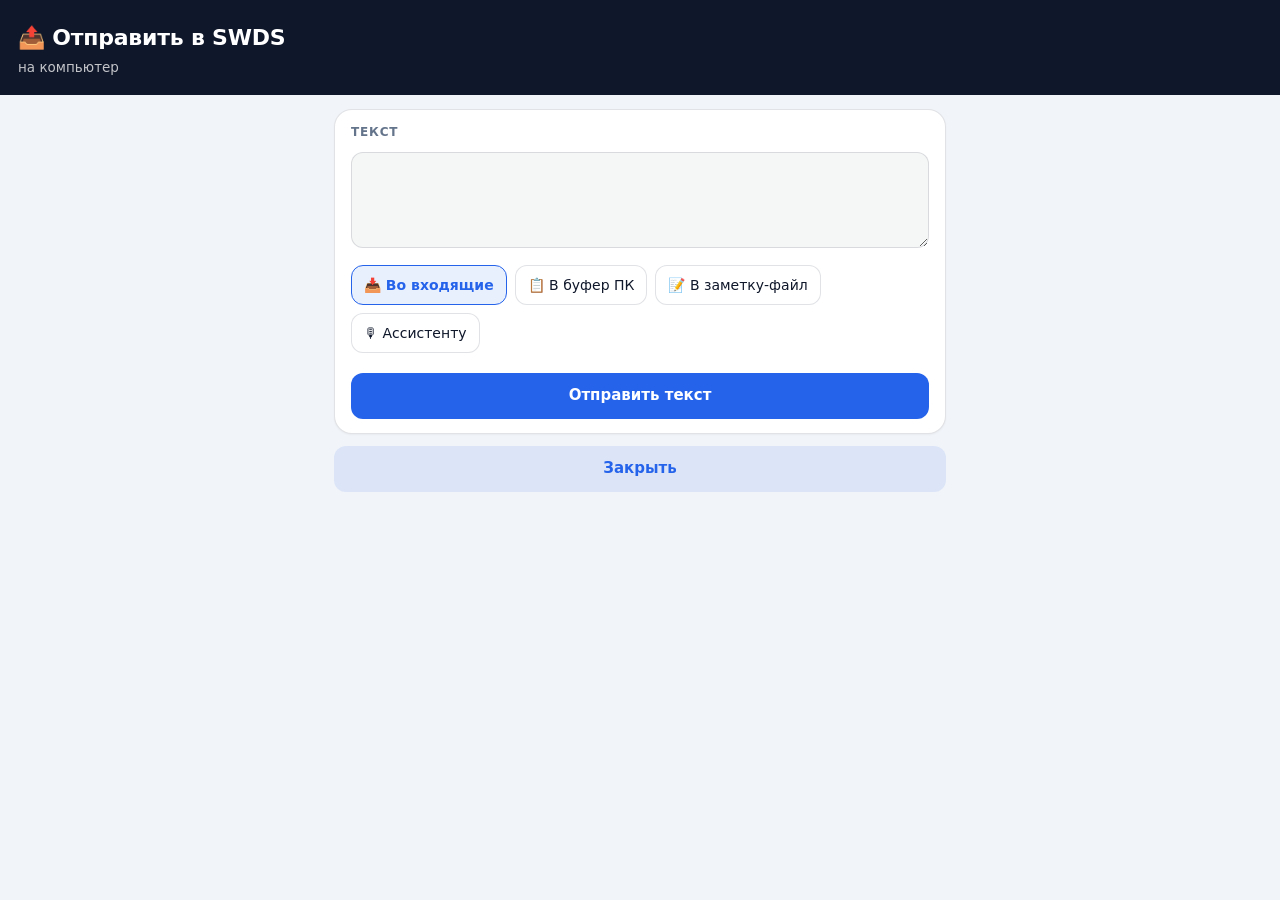
<file: app/src/main/assets/share.html>
<!doctype html>
<html lang="ru"><head><meta charset="utf-8"><meta name="viewport" content="width=device-width, initial-scale=1">
<title>Отправить в SWDS</title><link rel="stylesheet" href="app.css"><script src="app.js"></script>
<style>
.file { display: flex; gap: 10px; align-items: center; padding: 9px 0; border-top: 1px solid var(--line); }
.file:first-child { border-top: none; }
.file .ic { font-size: 22px; } .file .t { flex: 1; min-width: 0; }
.file .t b { display: block; font-weight: 600; overflow: hidden; text-overflow: ellipsis; white-space: nowrap; }
.file .t small { color: var(--muted); font-size: 12.5px; }
.file .x { border: none; background: none; color: var(--muted); font-size: 18px; padding: 4px 8px; }
</style></head>
<body>
<div class="top"><h1>📤 Отправить в SWDS</h1><p id="sub">на компьютер</p></div>
<div class="wrap">
  <div class="card" id="files-card">
    <h2 id="files-h">Файлы</h2>
    <div id="files"></div>
    <div class="btns"><button class="btn sm" id="more">＋ Ещё файлы</button></div>
  </div>
  <div class="card" id="dest-card">
    <h2>Куда положить</h2>
    <div class="chips" id="dest"></div>
    <label class="f" id="path-l">Папка внутри «Телефон»<input type="text" id="path" value="С телефона"></label>
    <label class="f hide" id="hint-l">Подсказка сортировщику (необязательно)<input type="text" id="hint" placeholder="например: счёт за интернет"></label>
    <p class="muted" id="dest-help"></p>
    <button class="btn pri full" id="send">Отправить</button>
    <div id="res"></div>
  </div>
  <div class="card hide" id="text-card">
    <h2>Текст</h2>
    <textarea id="text"></textarea>
    <div class="chips" id="tact" style="margin-top:10px"></div>
    <p class="muted" id="thint" style="margin:8px 0 0"></p>
    <button class="btn pri full" id="send-text" style="margin-top:12px">Отправить текст</button>
    <div id="tres"></div>
  </div>
  <button class="btn full" id="close">Закрыть</button>
</div>
<script>
const st = P.state();
const hello = st.hello || {};
let items = (st.extra || {}).items || [];
let dest = "shared";
let TEXT_ACTIONS = [["inbox", "📥 Во входящие"], ["clipboard", "📋 В буфер ПК"], ["file", "📝 В заметку-файл"], ["assistant", "🎙 Ассистенту"]];
let tact = hello.text_action || "inbox";
let linkHints = {};
async function loadLinkActions() {
  const t = $("text").value.trim();
  if (!t) return;
  const r = await P.call("link_actions", { text: t });
  if (!r.ok || !(r.actions || []).length) return;
  TEXT_ACTIONS = r.actions.map(a => [a.id, a.icon + " " + a.title]);
  linkHints = Object.fromEntries(r.actions.map(a => [a.id, a.hint || ""]));
  if (r.url) tact = r.actions[0].id;                 // для ссылки — самое подходящее (видео → скачать, magnet → торренты)
  else if (!TEXT_ACTIONS.some(x => x[0] === tact)) tact = r.actions[0].id;
  renderText(true);
}

function icon(m, n) {
  m = m || ""; n = (n || "").toLowerCase();
  if (m.startsWith("image/")) return "🖼"; if (m.startsWith("video/")) return "🎬"; if (m.startsWith("audio/")) return "🎵";
  if (m.includes("pdf")) return "📕"; if (/\.(zip|rar|7z)$/.test(n)) return "🗜"; if (n.endsWith(".apk")) return "🤖";
  return "📄";
}
function renderFiles() {
  $("files-card").classList.toggle("hide", !items.length);
  $("dest-card").classList.toggle("hide", !items.length);
  const total = items.reduce((s, x) => s + Math.max(0, x.size || 0), 0);
  $("files-h").textContent = `Файлы (${items.length}${total ? ", " + human(total) : ""})`;
  $("files").innerHTML = items.map((f, i) => `<div class="file"><span class="ic">${icon(f.mime, f.name)}</span>
    <div class="t"><b>${esc(f.name)}</b><small id="st${i}">${esc(f.human || "")}</small><div class="prog hide" id="pg${i}"><i></i></div></div>
    <button class="x" data-rm="${i}">✕</button></div>`).join("");
  document.querySelectorAll("[data-rm]").forEach(b => b.onclick = async () => {
    const r = await P.call("remove", { index: +b.dataset.rm }); items = r.items || []; renderFiles();
  });
}
function places() {
  const pl = (hello.places || []).filter(p => p.key !== "shared");
  return [{ key: "shared", name: "Общая папка", icon: "📱" }, { key: "auto", name: "Разложить само", icon: "🪄" }].concat(pl);
}
function renderDest() {
  $("dest").innerHTML = places().map(p => `<div class="chip ${p.key === dest ? "on" : ""}" data-k="${esc(p.key)}">${esc(p.icon)} ${esc(p.name)}</div>`).join("");
  document.querySelectorAll("#dest .chip").forEach(c => c.onclick = () => { dest = c.dataset.k; renderDest(); });
  $("path-l").classList.toggle("hide", dest !== "shared");
  $("hint-l").classList.toggle("hide", dest !== "auto");
  $("dest-help").textContent = dest === "shared" ? "Файлы появятся на компьютере в папке «Телефон»." :
    dest === "auto" ? "Сортировщик SWDS сам решит: документы — в Документы, фото — в Изображения и т.д." :
    "Файл ляжет в стандартную папку SWDS.";
}
function renderText(keep) {
  const t = (st.extra || {}).text || "";
  $("text-card").classList.toggle("hide", !t && items.length > 0);
  if (!keep) $("text").value = t;
  $("tact").innerHTML = TEXT_ACTIONS.map(([k, n]) => `<div class="chip ${k === tact ? "on" : ""}" data-k="${k}">${n}</div>`).join("");
  document.querySelectorAll("#tact .chip").forEach(c => c.onclick = () => { tact = c.dataset.k; renderText(true); });
  $("thint").textContent = linkHints[tact] || "";
}
P.on("items", d => { items = d.items || []; renderFiles(); $("text-card").classList.add("hide"); });
P.on("progress", d => {
  const pg = $("pg" + d.index); if (!pg) return;
  pg.classList.remove("hide");
  pg.firstChild.style.width = (d.total > 0 ? Math.min(100, d.done * 100 / d.total) : 50) + "%";
  $("st" + d.index).textContent = human(d.done) + (d.total > 0 ? " из " + human(d.total) : "");
});
P.on("done", d => {
  const s = $("st" + d.index); if (!s) return;
  s.innerHTML = d.ok ? `<span class="pill ok">✓</span> ${esc(d.where || "")}` : `<span class="pill warn">ошибка</span> ${esc(d.error || "")}`;
});
$("send").onclick = async () => {
  $("send").disabled = true; $("send").textContent = "⏳ Отправляю…";
  const r = await P.call("upload", { dest, path: dest === "shared" ? $("path").value : "", hint: $("hint").value });
  $("send").disabled = false; $("send").textContent = "Отправить";
  if (r.ok) {
    $("res").innerHTML = `<div class="ok">✅ ${esc(r.message)}</div>`;
    if (r.all_ok) setTimeout(() => P.call("close"), 1300);
  } else $("res").innerHTML = `<div class="err">${esc(r.error)}</div>`;
};
$("send-text").onclick = async () => {
  const text = $("text").value.trim(); if (!text) return;
  $("send-text").disabled = true;
  const r = await P.call("send_text", { text, action: tact });
  $("send-text").disabled = false;
  $("tres").innerHTML = r.ok ? `<div class="ok">✅ ${esc(r.message || "Отправлено")}</div>` : `<div class="err">${esc(r.error)}</div>`;
  if (r.ok && !items.length) setTimeout(() => P.call("close"), 1300);
};
$("more").onclick = () => P.call("pick");
$("close").onclick = () => P.call("close");
$("sub").textContent = "на " + (st.server_name || "компьютер");
renderFiles(); renderDest(); renderText();
loadLinkActions();
if (!items.length && !((st.extra || {}).text)) { $("files-card").classList.add("hide"); $("dest-card").classList.add("hide"); }
</script>
</body></html>
</file>
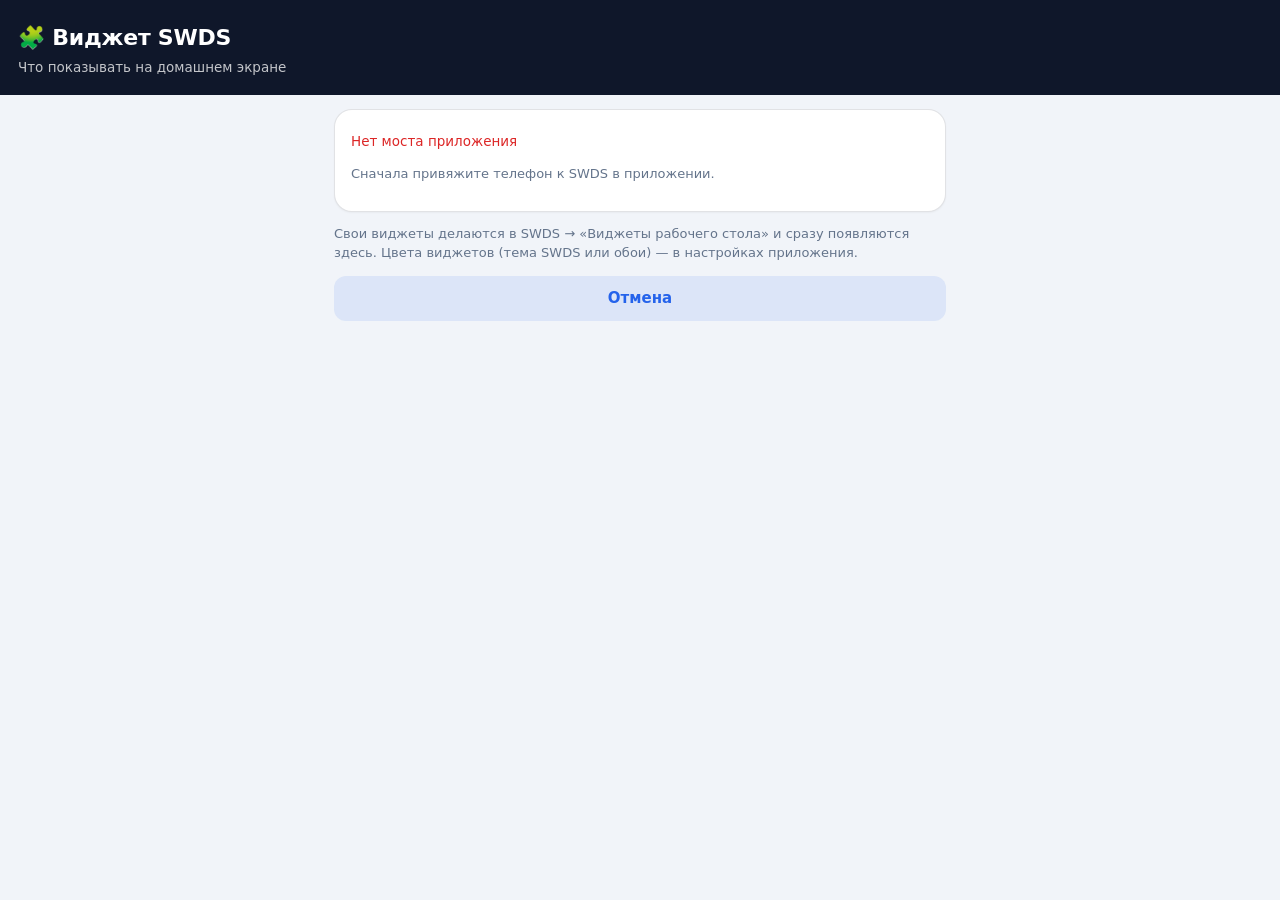
<file: app/src/main/assets/widget_config.html>
<!doctype html>
<html lang="ru"><head><meta charset="utf-8"><meta name="viewport" content="width=device-width, initial-scale=1">
<title>Виджет</title><link rel="stylesheet" href="app.css"><script src="app.js"></script>
<style>
.w { display: flex; gap: 12px; align-items: center; padding: 12px; border: 1px solid var(--line); border-radius: 14px; margin-bottom: 8px;
  background: var(--surface); }
.w.on { border-color: var(--accent); background: var(--soft); }
.w .ic { font-size: 26px; width: 34px; text-align: center; } .w .t { flex: 1; min-width: 0; }
.w .t b { display: block; } .w .t small { color: var(--muted); font-size: 12.5px; }
</style></head>
<body>
<div class="top"><h1 id="h">🧩 Виджет SWDS</h1><p id="sub">Что показывать на домашнем экране</p></div>
<div class="wrap">
  <div id="list"><p class="muted">Загрузка…</p></div>
  <p class="muted" id="foot">Свои виджеты делаются в SWDS → «Виджеты рабочего стола» и сразу появляются здесь.
    Цвета виджетов (тема SWDS или обои) — в настройках приложения.</p>
  <button class="btn full" id="close">Отмена</button>
</div>
<script>
const st = P.state();
const ex = st.extra || {};
const cur = ex.current;
const row = (w, on) => `<div class="w ${on ? "on" : ""}" data-id="${esc(w.id)}">
  <span class="ic">${esc(w.icon || "🧩")}</span><div class="t"><b>${esc(w.name)}</b><small>${esc(w.description || "")}</small></div></div>`;

function drawList(ws) {
  const b = ws.filter(w => w.kind === "builtin"), d = ws.filter(w => w.kind !== "builtin");
  $("list").innerHTML = `<div class="card"><h2>Встроенные</h2>${b.map(w => row(w, cur && cur.wid === w.id)).join("")}</div>` +
    (d.length ? `<div class="card"><h2>Виджеты SWDS Desktop</h2>${d.map(w => row(w, cur && cur.wid === w.id)).join("")}</div>` : "");
  document.querySelectorAll(".w").forEach(el => el.onclick = async () => {
    const w = ws.find(x => x.id === el.dataset.id);
    el.classList.add("on");
    await P.call("widget_set", { wid: w.id, name: w.name });
  });
}

function drawButtons() {
  $("h").textContent = "⚡ Кнопка SWDS";
  $("sub").textContent = "Что делает кнопка на домашнем экране";
  $("foot").textContent = "Быстрые действия настраиваются в SWDS на странице «Телефон» → «Быстрые действия».";
  const builtin = [
    { id: "assist", icon: "🎙", name: "Ассистент", description: "Сказать или написать команду", action: { assist: true } },
    { id: "remote", icon: "🎛", name: "Пульт ПК", description: "Медиа, громкость, блокировка, режимы", action: { open: "/modules/mobile/remote" } },
    { id: "pp", icon: "⏯", name: "Пауза / играть на ПК", description: "То, что сейчас играет", action: { command: "mobile.media_control", args: { cmd: "play_pause" }, toast: "⏯" } },
    { id: "next", icon: "⏭", name: "Следующий трек", description: "На компьютере", action: { command: "mobile.media_control", args: { cmd: "next" }, toast: "⏭" } },
    { id: "send", icon: "📤", name: "Отправить файл на ПК", description: "Выбрать файлы и положить на компьютер", action: { pick: true } },
    { id: "lock", icon: "🔒", name: "Заблокировать ПК", description: "С подтверждением", action: { command: "windows_manager.lock", args: {}, confirm: "Заблокировать компьютер?" } },
    { id: "today", icon: "☀️", name: "Сегодня", description: "Открыть сводку дня", action: { open: "/" } },
  ];
  const quick = ((st.hello || {}).quick || []).map((q, i) => ({
    id: "q" + i, icon: q.icon || "⚡", name: q.title || q.command, description: q.command,
    action: q.input ? { input: { command: q.command, arg: q.input, args: q.args || {}, placeholder: q.placeholder || "", title: q.title || "" } }
                    : { command: q.command, args: q.args || {} },
  }));
  const all = builtin.concat(quick);
  $("list").innerHTML = `<div class="card"><h2>Встроенные</h2>${builtin.map(w => row(w, cur && cur.title === w.name)).join("")}</div>` +
    (quick.length ? `<div class="card"><h2>Быстрые действия</h2>${quick.map(w => row(w, cur && cur.title === w.name)).join("")}</div>` : "");
  document.querySelectorAll(".w").forEach(el => el.onclick = async () => {
    const w = all.find(x => x.id === el.dataset.id);
    el.classList.add("on");
    await P.call("button_set", { icon: w.icon, title: w.name, action: w.action });
  });
}

(async () => {
  if (ex.kind === "button") return drawButtons();
  const cached = ((st.hello || {}).catalog) || [];
  if (cached.length) drawList(cached);
  const r = await P.call("widgets");
  if (r.ok) drawList(r.widgets || []);
  else if (!cached.length) $("list").innerHTML = `<div class="card"><div class="err">${esc(r.error || "Нет связи с SWDS")}</div>
    <p class="muted">Сначала привяжите телефон к SWDS в приложении.</p></div>`;
})();
$("close").onclick = () => P.call("close");
</script>
</body></html>
</file>
<file: app/src/main/assets/app.css>
:root {
  --bg: #f1f4f9; --surface: #ffffff; --text: #0f172a; --muted: #64748b; --accent: #2563eb; --topbar: #0f172a;
  --line: color-mix(in srgb, var(--text) 12%, transparent);
  --soft: color-mix(in srgb, var(--accent) 10%, transparent);
}
* { box-sizing: border-box; -webkit-tap-highlight-color: transparent; }
html, body { margin: 0; background: var(--bg); color: var(--text);
  font: 15px/1.45 system-ui, -apple-system, "Segoe UI", Roboto, sans-serif; }
body { padding: 0 0 32px; }
.top { background: var(--topbar); color: #fff; padding: 22px 18px 18px; }
.top h1 { margin: 0; font-size: 22px; letter-spacing: -.01em; }
.top p { margin: 4px 0 0; opacity: .75; font-size: 13.5px; }
.wrap { padding: 14px 14px 0; max-width: 640px; margin: 0 auto; }
.sec-tabs { position: sticky; top: 0; z-index: 10; display: flex; gap: 6px; padding: 10px 14px; overflow-x: auto; background: var(--bg); scrollbar-width: none; border-bottom: 1px solid var(--line); }
.sec-tabs::-webkit-scrollbar { display: none; }
.sec-tabs button { flex: none; padding: 9px 13px; border-radius: 12px; border: 1px solid var(--line); background: var(--surface); color: var(--text); font: inherit; font-size: 14px; font-weight: 600; }
.sec-tabs button.on { background: var(--accent); border-color: var(--accent); color: #fff; }
.card { background: var(--surface); border: 1px solid var(--line); border-radius: 16px; padding: 14px 16px; margin-bottom: 12px; }
.card h2 { margin: 0 0 10px; font-size: 12px; text-transform: uppercase; letter-spacing: .07em; color: var(--muted); }
.row { display: flex; align-items: center; gap: 10px; padding: 10px 0; border-top: 1px solid var(--line); }
.row:first-of-type { border-top: none; }
.row .t { flex: 1; min-width: 0; }
.row .t b { display: block; font-weight: 600; }
.row .t small { display: block; color: var(--muted); font-size: 12.5px; margin-top: 1px; }
.muted { color: var(--muted); font-size: 13px; }
.btn { display: inline-flex; align-items: center; justify-content: center; gap: 6px; border: none; border-radius: 12px;
  padding: 12px 16px; font: inherit; font-weight: 600; background: var(--soft); color: var(--accent); cursor: pointer; }
.btn.pri { background: var(--accent); color: #fff; }
.btn.full { width: 100%; }
.btn.sm { padding: 7px 11px; font-size: 13px; border-radius: 10px; }
.btn.danger { color: #dc2626; background: color-mix(in srgb, #dc2626 10%, transparent); }
.btn:disabled { opacity: .55; }
.btns { display: flex; gap: 8px; flex-wrap: wrap; margin-top: 10px; }
input[type=text], input[type=url], input[type=number], textarea, select {
  width: 100%; padding: 12px 13px; border-radius: 12px; border: 1px solid var(--line); background: color-mix(in srgb, var(--text) 4%, var(--surface));
  color: var(--text); font: inherit; outline: none; }
input:focus, textarea:focus, select:focus { border-color: var(--accent); }
textarea { min-height: 96px; resize: vertical; }
label.f { display: block; margin: 10px 0; font-size: 13px; font-weight: 600; }
label.f > input, label.f > select, label.f > textarea { margin-top: 6px; font-weight: 400; }
.sw { position: relative; width: 46px; height: 28px; flex: none; }
.sw input { opacity: 0; width: 0; height: 0; }
.sw span { position: absolute; inset: 0; background: color-mix(in srgb, var(--text) 18%, transparent); border-radius: 99px; transition: .2s; }
.sw span:before { content: ""; position: absolute; width: 22px; height: 22px; left: 3px; top: 3px; background: #fff; border-radius: 50%;
  transition: .2s; box-shadow: 0 1px 3px rgba(0,0,0,.25); }
.sw input:checked + span { background: var(--accent); }
.sw input:checked + span:before { transform: translateX(18px); }
.pill { display: inline-block; padding: 2px 8px; border-radius: 99px; font-size: 11.5px; background: var(--soft); color: var(--accent); }
.pill.warn { background: color-mix(in srgb, #f59e0b 16%, transparent); color: #b45309; }
.pill.ok { background: color-mix(in srgb, #10b981 16%, transparent); color: #047857; }
.chips { display: flex; gap: 8px; flex-wrap: wrap; }
.chip { padding: 9px 12px; border-radius: 12px; border: 1px solid var(--line); background: var(--surface); font-size: 14px; cursor: pointer; }
.chip.on { border-color: var(--accent); background: var(--soft); color: var(--accent); font-weight: 600; }
.prog { height: 6px; border-radius: 99px; background: color-mix(in srgb, var(--text) 10%, transparent); overflow: hidden; margin-top: 6px; }
.prog i { display: block; height: 100%; width: 0; background: var(--accent); transition: width .2s; }
.toast { position: fixed; left: 50%; bottom: 22px; transform: translateX(-50%); background: #0f172a; color: #fff; padding: 10px 16px;
  border-radius: 12px; font-size: 14px; z-index: 99; max-width: 90%; text-align: center; }
.err { color: #dc2626; font-size: 13.5px; margin-top: 8px; }
.ok { color: #059669; font-size: 13.5px; margin-top: 8px; }
.hide { display: none !important; }

/* 1.7.1: плавность и отклик во всех экранах приложения */
html { scroll-behavior: smooth; }
.btn, .chip, .sec-tabs button, .sw span, .card { transition: transform .15s cubic-bezier(.2,.8,.2,1), background-color .2s, border-color .2s, color .2s, box-shadow .2s; }
.btn:active, .chip:active, .sec-tabs button:active { transform: scale(.96); }
.card { border-radius: 18px; box-shadow: 0 1px 2px rgba(0,0,0,.04); animation: appIn .35s cubic-bezier(.2,.8,.2,1) both; }
.toast { border-radius: 14px; box-shadow: 0 12px 30px rgba(0,0,0,.35); animation: toastIn .28s cubic-bezier(.2,.8,.2,1); }
input[type=text], input[type=url], input[type=number], textarea, select { transition: border-color .2s, box-shadow .2s; }
input:focus, textarea:focus, select:focus { box-shadow: 0 0 0 3px color-mix(in srgb, var(--accent) 22%, transparent); }
@keyframes appIn { from { opacity: 0; transform: translateY(6px); } }
@keyframes toastIn { from { opacity: 0; transform: translate(-50%, 10px); } }
@media (prefers-reduced-motion: reduce) { *, *::before, *::after { animation: none !important; transition: none !important; scroll-behavior: auto !important; } }
</file>
<file: app/src/main/assets/reader.css>
/* SWDS Reader — общая читалка веба и SWDS Pocket. Без зависимостей. */
.rd-root {
  --bg: #fbfaf7; --fg: #1d1d1f; --muted: #6b6b70; --line: rgba(0,0,0,.09); --panel: #ffffff; --accent: #0ea5e9;
  --sel: rgba(14,165,233,.22); --hl-yellow: rgba(250,204,21,.45); --hl-green: rgba(74,222,128,.42); --hl-blue: rgba(96,165,250,.40);
  --hl-pink: rgba(244,114,182,.40);
  --font: Georgia, "PT Serif", "Literata", "Iowan Old Style", "Times New Roman", serif;
  --fs: 19px; --lh: 1.62; --margin: 48px; --maxw: 720px; --para: .7em; --indent: 1.4em; --align: justify;
  position: fixed; inset: 0; background: var(--bg); color: var(--fg); overflow: hidden; z-index: 50;
  font: 15px/1.45 system-ui, -apple-system, "Segoe UI", Roboto, sans-serif; -webkit-tap-highlight-color: transparent;
}
.rd-root[data-theme="sepia"] { --bg: #f4ecd8; --fg: #3b2f1e; --muted: #8a765a; --line: rgba(80,50,10,.14); --panel: #faf3e2; --accent: #b45309; --sel: rgba(180,83,9,.2); }
.rd-root[data-theme="paper"] { --bg: #eceae4; --fg: #26251f; --muted: #75736a; --line: rgba(0,0,0,.1); --panel: #f6f5f0; --accent: #57534e; }
.rd-root[data-theme="green"] { --bg: #dfeedd; --fg: #1d3020; --muted: #5b7360; --line: rgba(0,40,0,.12); --panel: #ebf5ea; --accent: #15803d; }
.rd-root[data-theme="dark"] { --bg: #1b1d22; --fg: #d9d6cf; --muted: #8d8f96; --line: rgba(255,255,255,.09); --panel: #24272e; --accent: #7dd3fc; --sel: rgba(125,211,252,.25);
  --hl-yellow: rgba(250,204,21,.28); --hl-green: rgba(74,222,128,.25); --hl-blue: rgba(96,165,250,.28); --hl-pink: rgba(244,114,182,.28); }
.rd-root[data-theme="night"] { --bg: #000; --fg: #b9b4a8; --muted: #6e6b64; --line: rgba(255,255,255,.08); --panel: #0f0f10; --accent: #f59e0b; --sel: rgba(245,158,11,.25);
  --hl-yellow: rgba(250,204,21,.25); --hl-green: rgba(74,222,128,.22); --hl-blue: rgba(96,165,250,.25); --hl-pink: rgba(244,114,182,.25); }
.rd-root[data-theme="dark"] img, .rd-root[data-theme="night"] img { filter: brightness(.85); }
.rd-root * { box-sizing: border-box; }
.rd-root button { font: inherit; color: inherit; }

/* ── полосы ── */
.rd-top, .rd-bot { position: absolute; left: 0; right: 0; z-index: 5; background: color-mix(in srgb, var(--panel) 92%, transparent);
  backdrop-filter: blur(14px); -webkit-backdrop-filter: blur(14px); transition: transform .22s ease, opacity .22s; }
.rd-top { top: 0; border-bottom: 1px solid var(--line); padding: max(env(safe-area-inset-top), 0px) 6px 0; }
.rd-bot { bottom: 0; border-top: 1px solid var(--line); padding: 8px 14px max(10px, env(safe-area-inset-bottom)); }
.rd-root.immersive .rd-top { transform: translateY(-105%); opacity: 0; pointer-events: none; }
.rd-root.immersive .rd-bot { transform: translateY(105%); opacity: 0; pointer-events: none; }
.rd-topin { display: flex; align-items: center; gap: 2px; height: 52px; }
.rd-ib { border: 0; background: none; width: 42px; height: 42px; border-radius: 12px; display: grid; place-items: center; cursor: pointer; font-size: 18px; flex: 0 0 auto; }
.rd-ib:hover { background: var(--line); } .rd-ib.on { color: var(--accent); }
.rd-ttl { flex: 1; min-width: 0; padding: 0 6px; line-height: 1.2; }
.rd-ttl b { display: block; font-size: 14px; white-space: nowrap; overflow: hidden; text-overflow: ellipsis; }
.rd-ttl small { display: block; font-size: 12px; color: var(--muted); white-space: nowrap; overflow: hidden; text-overflow: ellipsis; }
.rd-progress { display: flex; align-items: center; gap: 12px; font-size: 12px; color: var(--muted); font-variant-numeric: tabular-nums; }
.rd-progress input { flex: 1; accent-color: var(--accent); min-width: 0; }
.rd-bot-row { display: flex; justify-content: space-between; gap: 10px; font-size: 12px; color: var(--muted); margin-top: 4px; }
.rd-ticks { position: relative; height: 0; }
/* тонкая строка состояния в «погружении» */
.rd-status { position: absolute; left: 0; right: 0; bottom: max(4px, env(safe-area-inset-bottom)); z-index: 3; display: flex; justify-content: space-between;
  padding: 0 calc(var(--margin) * .6); font-size: 11px; color: var(--muted); pointer-events: none; opacity: .85; font-variant-numeric: tabular-nums; }
.rd-root:not(.immersive) .rd-status { opacity: 0; }

/* ── текст ── */
.rd-view { position: absolute; inset: 0; overflow: hidden; }
.rd-scroll { position: absolute; inset: 0; overflow-y: auto; overflow-x: hidden; -webkit-overflow-scrolling: touch; scroll-behavior: auto; }
.rd-content { font-family: var(--font); font-size: var(--fs); line-height: var(--lh); text-align: var(--align); hyphens: auto; -webkit-hyphens: auto;
  overflow-wrap: break-word; color: var(--fg); }
.rd-root[data-mode="scroll"] .rd-content { max-width: calc(var(--maxw) + var(--margin) * 2); margin: 0 auto; padding: 76px var(--margin) 140px; }
.rd-root[data-mode="paged"] .rd-scroll { overflow: hidden; }
.rd-root[data-mode="paged"] .rd-content { position: absolute; top: 0; bottom: 0; left: 0; right: 0; padding: 0; height: 100%;
  column-fill: auto; overflow: hidden; }
.rd-pagebox { position: absolute; top: 54px; bottom: 34px; left: var(--margin); right: var(--margin); overflow: hidden; }
.rd-root.immersive .rd-pagebox { top: 30px; }
.rd-content p { margin: 0 0 var(--para); }
.rd-root.indent .rd-content p { margin: 0; text-indent: var(--indent); }
.rd-root.indent .rd-content p.gap, .rd-root.indent .rd-content blockquote p, .rd-root.indent .rd-content li p { text-indent: 0; }
.rd-content h1, .rd-content h2, .rd-content h3, .rd-content h4 { font-family: var(--hfont, var(--font)); line-height: 1.25; text-align: left; hyphens: manual;
  margin: 1.4em 0 .7em; break-after: avoid; text-indent: 0; }
.rd-content h1 { font-size: 1.55em; } .rd-content h2 { font-size: 1.32em; } .rd-content h3 { font-size: 1.15em; } .rd-content h4 { font-size: 1.04em; }
.rd-content > :first-child { margin-top: 0; }
.rd-content img { max-width: 100%; height: auto; display: block; margin: .8em auto; border-radius: 4px; cursor: zoom-in; break-inside: avoid; }
.rd-root[data-mode="paged"] .rd-content img { max-height: calc(100vh - 120px); object-fit: contain; }
.rd-content figure { margin: 1em 0; break-inside: avoid; text-align: center; }
.rd-content figcaption { font-size: .85em; color: var(--muted); }
.rd-content blockquote { margin: 1em 0 1em 1.2em; padding-left: 1em; border-left: 3px solid var(--line); color: color-mix(in srgb, var(--fg) 85%, var(--muted)); }
.rd-content blockquote.epigraph { border: 0; margin-left: 30%; font-style: italic; font-size: .92em; }
.rd-content .author { text-align: right; font-style: italic; }
.rd-content .poem { margin: 1em 0 1em 1.5em; } .rd-content .stanza { margin-bottom: .8em; }
.rd-content .v { margin: 0 !important; text-indent: 0 !important; text-align: left; }
.rd-content pre { font: .82em/1.5 ui-monospace, Consolas, monospace; background: var(--line); padding: .8em 1em; border-radius: 8px; overflow: auto; white-space: pre-wrap; text-align: left; }
.rd-content code { font-family: ui-monospace, Consolas, monospace; font-size: .9em; }
.rd-content a { color: var(--accent); text-decoration: none; border-bottom: 1px dotted currentColor; }
.rd-content a.note, .rd-content sup a { border: 0; font-size: .8em; vertical-align: super; line-height: 0; }
.rd-content hr { border: 0; text-align: center; margin: 1.6em 0; } .rd-content hr::after { content: "⁂"; color: var(--muted); }
.rd-content ul, .rd-content ol { padding-left: 1.4em; text-align: left; } .rd-content li { margin: .2em 0; }
.rd-content .tbl { overflow: auto; max-width: 100%; margin: 1em 0; break-inside: avoid; -webkit-overflow-scrolling: touch; }
.rd-content table { border-collapse: collapse; font-size: .86em; line-height: 1.4; text-align: left; hyphens: manual; min-width: 40%; }
.rd-content th, .rd-content td { border: 1px solid var(--line); padding: .35em .6em; vertical-align: top; }
.rd-content th { background: color-mix(in srgb, var(--fg) 6%, transparent); font-weight: 600; }
.rd-content .slide { border: 1px solid var(--line); border-radius: 12px; padding: 1em 1.2em; margin: 0 0 1.2em; break-inside: avoid; }
.rd-content .slide .sn { display: inline-block; min-width: 1.6em; color: var(--muted); font-weight: 400; }
.rd-content mark.rd-hl { color: inherit; border-radius: 2px; padding: 0 1px; cursor: pointer; }
.rd-content mark.rd-hl.yellow { background: var(--hl-yellow); } .rd-content mark.rd-hl.green { background: var(--hl-green); }
.rd-content mark.rd-hl.blue { background: var(--hl-blue); } .rd-content mark.rd-hl.pink { background: var(--hl-pink); }
.rd-content mark.rd-find { background: color-mix(in srgb, var(--accent) 35%, transparent); color: inherit; border-radius: 2px; }
.rd-content mark.rd-find.cur { background: var(--accent); color: var(--bg); }
.rd-content .rd-tts { background: color-mix(in srgb, var(--accent) 16%, transparent); border-radius: 4px; }
.rd-content ::selection { background: var(--sel); }
.rd-content .page { margin: 0 0 1em; } .rd-root[data-mode="paged"] .rd-content figure.page { height: 100%; margin: 0; display: flex; align-items: center; justify-content: center; break-after: column; }
.rd-root[data-mode="paged"] .rd-content figure.page img { max-height: 100%; margin: 0 auto; }
.rd-chend { text-align: center; padding: 2.4em 0 1em; break-inside: avoid; }
.rd-chend button { border: 1px solid var(--line); background: var(--panel); border-radius: 999px; padding: .7em 1.4em; cursor: pointer; font: 600 14px system-ui, sans-serif; color: var(--fg); }
.rd-chend small { display: block; margin-top: .6em; color: var(--muted); font: 12px system-ui, sans-serif; }

/* ── таблицы (Excel/CSV) ── */
.rd-root[data-kind="table"] .rd-content { max-width: none; padding: 64px 0 96px; font-family: system-ui, "Segoe UI", sans-serif; font-size: calc(var(--fs) * .72); text-align: left; hyphens: manual; }
.rd-root[data-kind="table"] .rd-content .tbl.sheet { margin: 0; overflow: visible; }
.rd-root[data-kind="table"] .rd-content table { font-size: 1em; }
.rd-root[data-kind="table"] .rd-content thead th { position: sticky; top: 0; z-index: 2; background: var(--panel); color: var(--muted); font-weight: 500; text-align: center; }
.rd-root[data-kind="table"] .rd-content th.rn { position: sticky; left: 0; z-index: 1; background: var(--panel); color: var(--muted); font-weight: 500; text-align: right; min-width: 3em; }
.rd-root[data-kind="table"] .rd-content thead th.rn { z-index: 3; }
.rd-root[data-kind="table"] .rd-content td { white-space: nowrap; max-width: 420px; overflow: hidden; text-overflow: ellipsis; }
.rd-root[data-kind="table"] .rd-content td.n { text-align: right; font-variant-numeric: tabular-nums; }
.rd-root[data-kind="table"] .rd-content td.wrap { white-space: normal; }
.rd-root[data-kind="table"] .rd-scroll { overflow: auto; }
.rd-sheets { display: flex; gap: 4px; overflow-x: auto; padding: 2px 0 6px; scrollbar-width: none; }
.rd-sheets button { border: 1px solid var(--line); background: var(--panel); border-radius: 8px; padding: 6px 12px; cursor: pointer; white-space: nowrap; font-size: 13px; }
.rd-sheets button.on { background: var(--accent); color: var(--bg); border-color: transparent; }

/* ── PDF ── */
.rd-pdf { position: absolute; inset: 0; overflow: auto; padding: 64px 0 90px; }
.rd-pdf .pg { margin: 0 auto 14px; background: #fff; box-shadow: 0 2px 14px rgba(0,0,0,.18); position: relative; }
.rd-pdf .pg canvas { display: block; width: 100%; height: 100%; }
.rd-pdf .pg .no { position: absolute; right: 8px; bottom: 6px; font-size: 11px; color: #888; }
.rd-root.pdf-invert .rd-pdf .pg canvas, .rd-root.pdf-invert .rd-pdf .pg img { filter: invert(.92) hue-rotate(180deg); }
.rd-pdf iframe { position: absolute; inset: 54px 0 0 0; width: 100%; height: calc(100% - 54px); border: 0; background: #fff; }

/* ── панели ── */
.rd-sheet { position: absolute; z-index: 20; background: var(--panel); color: var(--fg); box-shadow: 0 20px 60px rgba(0,0,0,.35); display: flex; flex-direction: column; }
.rd-side { top: 0; bottom: 0; left: 0; width: min(380px, 92vw); transform: translateX(-102%); transition: transform .25s cubic-bezier(.22,1,.36,1), visibility 0s linear .25s; border-right: 1px solid var(--line); visibility: hidden; }
.rd-side.open { transform: none; visibility: visible; transition: transform .25s cubic-bezier(.22,1,.36,1); }
.rd-pop { right: 10px; top: 58px; width: min(380px, calc(100vw - 20px)); max-height: calc(100vh - 80px); border-radius: 18px; border: 1px solid var(--line);
  opacity: 0; transform: translateY(-8px) scale(.98); pointer-events: none; transition: .18s; overflow: auto; }
.rd-pop.open { opacity: 1; transform: none; pointer-events: auto; }
.rd-pop:not(.open) { visibility: hidden; transition: opacity .18s, transform .18s, visibility 0s linear .18s; }
.rd-dim { position: absolute; inset: 0; z-index: 15; background: rgba(0,0,0,.28); opacity: 0; pointer-events: none; transition: opacity .2s; }
.rd-dim.on { opacity: 1; pointer-events: auto; }
.rd-tabs { display: flex; gap: 4px; padding: 12px 12px 8px; border-bottom: 1px solid var(--line); padding-top: max(12px, env(safe-area-inset-top)); }
.rd-tabs button { flex: 1; border: 0; background: none; padding: 8px; border-radius: 10px; cursor: pointer; font-weight: 600; font-size: 13px; color: var(--muted); }
.rd-tabs button.on { background: var(--line); color: var(--fg); }
.rd-list { overflow: auto; flex: 1; padding: 6px 6px 20px; }
.rd-toc a { display: flex; gap: 8px; padding: 9px 12px; border-radius: 10px; color: var(--fg); text-decoration: none; font-size: 14px; line-height: 1.3; cursor: pointer; }
.rd-toc a:hover { background: var(--line); } .rd-toc a.cur { color: var(--accent); font-weight: 600; background: color-mix(in srgb, var(--accent) 10%, transparent); }
.rd-toc a .pg { margin-left: auto; color: var(--muted); font-size: 12px; font-variant-numeric: tabular-nums; }
.rd-toc a.l2 { padding-left: 26px; font-size: 13.5px; } .rd-toc a.l3 { padding-left: 40px; font-size: 13px; color: var(--muted); } .rd-toc a.l4 { padding-left: 52px; font-size: 12.5px; color: var(--muted); }
.rd-mk { padding: 10px 12px; border-radius: 12px; cursor: pointer; border: 1px solid transparent; margin-bottom: 4px; }
.rd-mk:hover { background: var(--line); }
.rd-mk q { display: block; font-family: var(--font); font-size: 14px; line-height: 1.45; quotes: none; border-left: 3px solid var(--c, var(--accent)); padding-left: 9px; }
.rd-mk small { display: flex; gap: 8px; color: var(--muted); font-size: 11.5px; margin-top: 5px; align-items: center; }
.rd-mk small span { flex: 1; } .rd-mk small button { border: 0; background: none; cursor: pointer; color: var(--muted); padding: 2px 4px; border-radius: 6px; }
.rd-mk small button:hover { color: var(--fg); background: var(--line); }
.rd-mk em { display: block; font-size: 12.5px; margin-top: 4px; color: var(--muted); }
.rd-empty { text-align: center; color: var(--muted); padding: 30px 16px; font-size: 13px; }
.rd-set { padding: 14px 16px 18px; }
.rd-set h4 { font-size: 11px; letter-spacing: .1em; text-transform: uppercase; color: var(--muted); margin: 14px 0 8px; font-weight: 700; }
.rd-set h4:first-child { margin-top: 0; }
.rd-themes { display: grid; grid-template-columns: repeat(6, 1fr); gap: 8px; }
.rd-themes button { aspect-ratio: 1; border-radius: 50%; border: 2px solid var(--line); cursor: pointer; font: 600 13px Georgia, serif; }
.rd-themes button.on { border-color: var(--accent); box-shadow: 0 0 0 3px color-mix(in srgb, var(--accent) 25%, transparent); }
.rd-seg { display: flex; background: var(--line); border-radius: 11px; padding: 3px; gap: 3px; }
.rd-seg button { flex: 1; border: 0; background: none; padding: 7px 4px; border-radius: 8px; cursor: pointer; font-size: 13px; white-space: nowrap; }
.rd-seg button.on { background: var(--panel); box-shadow: 0 1px 4px rgba(0,0,0,.12); font-weight: 600; }
.rd-row { display: flex; align-items: center; gap: 10px; margin-top: 6px; font-size: 13px; }
.rd-row input[type=range] { flex: 1; accent-color: var(--accent); }
.rd-row b { min-width: 42px; text-align: right; font-variant-numeric: tabular-nums; font-weight: 600; }
.rd-row .rd-ib { width: 36px; height: 36px; border: 1px solid var(--line); }
.rd-check { display: flex; align-items: center; gap: 10px; margin-top: 10px; font-size: 13.5px; cursor: pointer; }
.rd-check input { width: 18px; height: 18px; accent-color: var(--accent); }
.rd-fonts { display: grid; grid-template-columns: 1fr 1fr; gap: 6px; }
.rd-fonts button { border: 1px solid var(--line); background: none; border-radius: 10px; padding: 8px; cursor: pointer; font-size: 15px; }
.rd-fonts button.on { border-color: var(--accent); color: var(--accent); }
.rd-search { padding: 12px; border-bottom: 1px solid var(--line); display: flex; gap: 6px; padding-top: max(12px, env(safe-area-inset-top)); }
.rd-search input { flex: 1; min-width: 0; border: 1px solid var(--line); background: var(--bg); color: var(--fg); border-radius: 10px; padding: 10px 12px; font-size: 15px; }
.rd-hit { padding: 10px 12px; border-radius: 10px; cursor: pointer; font-size: 13.5px; line-height: 1.45; }
.rd-hit:hover { background: var(--line); } .rd-hit b { color: var(--accent); font-weight: 700; } .rd-hit small { display: block; color: var(--muted); font-size: 11.5px; margin-bottom: 2px; }

/* ── выделение: всплывающее меню ── */
.rd-selbar { position: absolute; z-index: 30; display: none; background: #1f2023; color: #fff; border-radius: 14px; padding: 4px; gap: 2px; box-shadow: 0 10px 30px rgba(0,0,0,.35); }
.rd-selbar.on { display: flex; }
.rd-selbar button { border: 0; background: none; color: #fff; padding: 8px 10px; border-radius: 10px; cursor: pointer; font-size: 13px; white-space: nowrap; }
.rd-selbar button:hover { background: rgba(255,255,255,.12); }
.rd-selbar .dot { width: 18px; height: 18px; border-radius: 50%; padding: 0; margin: 7px 3px; border: 2px solid rgba(255,255,255,.6); }
.rd-note-pop { position: absolute; z-index: 31; left: 50%; bottom: 0; transform: translate(-50%, 102%); width: min(680px, 100%); max-height: 55vh; overflow: auto; background: var(--panel);
  border-radius: 18px 18px 0 0; box-shadow: 0 -10px 40px rgba(0,0,0,.3); padding: 18px 20px max(20px, env(safe-area-inset-bottom)); transition: transform .25s cubic-bezier(.22,1,.36,1);
  font-family: var(--font); font-size: calc(var(--fs) * .9); line-height: var(--lh); visibility: hidden; }
.rd-note-pop.open { transform: translate(-50%, 0); visibility: visible; }
.rd-note-pop .h { display: flex; justify-content: space-between; align-items: center; font: 600 12px system-ui, sans-serif; color: var(--muted); margin-bottom: 8px; text-transform: uppercase; letter-spacing: .08em; }
.rd-note-pop textarea { width: 100%; min-height: 90px; border: 1px solid var(--line); border-radius: 10px; background: var(--bg); color: var(--fg); padding: 10px; font: 15px/1.4 system-ui, sans-serif; resize: vertical; }
.rd-note-pop .acts { display: flex; gap: 8px; justify-content: flex-end; margin-top: 10px; font-family: system-ui, sans-serif; }
.rd-btn { border: 1px solid var(--line); background: var(--panel); border-radius: 10px; padding: 8px 14px; cursor: pointer; font: 600 13.5px system-ui, sans-serif; color: var(--fg); }
.rd-btn.p { background: var(--accent); color: var(--bg); border-color: transparent; }
.rd-lightbox { position: absolute; inset: 0; z-index: 40; background: rgba(0,0,0,.9); display: none; align-items: center; justify-content: center; cursor: zoom-out; touch-action: pinch-zoom; }
.rd-lightbox.on { display: flex; } .rd-lightbox img { max-width: 100%; max-height: 100%; object-fit: contain; }
.rd-toast { position: absolute; left: 50%; bottom: 90px; transform: translateX(-50%) translateY(10px); z-index: 45; background: #1f2023; color: #fff; padding: 9px 16px; border-radius: 12px;
  font-size: 13px; opacity: 0; transition: .2s; pointer-events: none; white-space: nowrap; max-width: 92vw; overflow: hidden; text-overflow: ellipsis; }
.rd-toast.on { opacity: 1; transform: translateX(-50%); }
.rd-bm-flag { position: absolute; top: 0; right: 22px; z-index: 4; width: 22px; height: 34px; background: var(--accent); clip-path: polygon(0 0, 100% 0, 100% 100%, 50% 75%, 0 100%);
  transform: translateY(-40px); transition: transform .2s; pointer-events: none; }
.rd-bm-flag.on { transform: none; }
.rd-dimmer { position: absolute; inset: 0; z-index: 25; background: #000; pointer-events: none; opacity: 0; }
.rd-loading { position: absolute; inset: 0; display: grid; place-items: center; color: var(--muted); font-size: 14px; z-index: 2; }
.rd-file { max-width: 520px; margin: 18vh auto 0; text-align: center; padding: 20px; }
.rd-file .ic { font-size: 56px; } .rd-file h2 { margin: 10px 0 6px; } .rd-file p { color: var(--muted); }
.rd-tts-bar { display: none; align-items: center; gap: 6px; margin-bottom: 6px; }
.rd-root.tts-on .rd-tts-bar { display: flex; }
@media (max-width: 640px) {
  .rd-root { --margin: 20px; }
  .rd-ib { width: 38px; height: 38px; font-size: 17px; }
  .rd-ttl small { display: none; }
  .rd-hide-m { display: none !important; }
}
@media (prefers-reduced-motion: reduce) { .rd-side, .rd-pop, .rd-top, .rd-bot, .rd-note-pop { transition: none; } }
</file>
